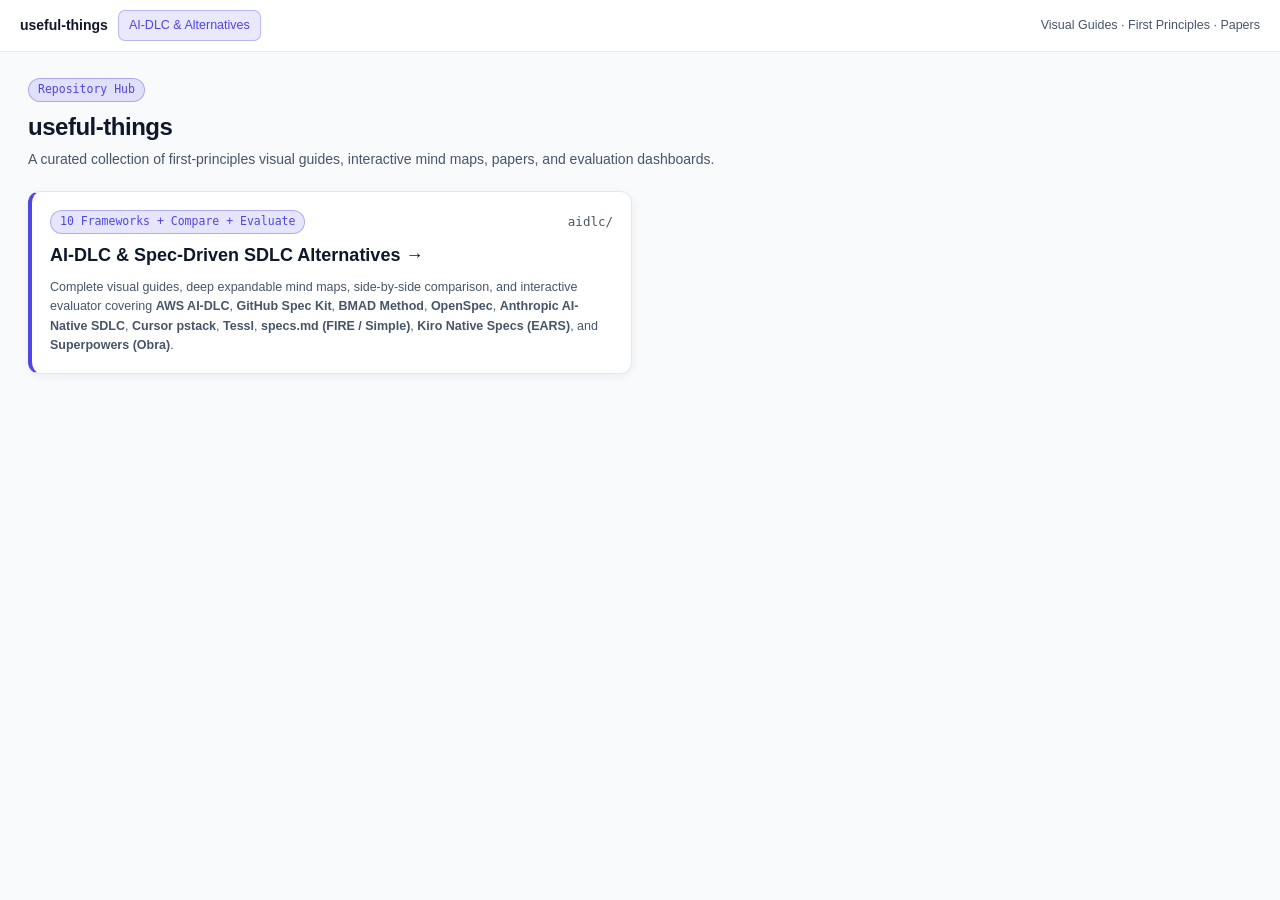
<file: index.html>
<!DOCTYPE html>
<html lang="en">
<head>
  <meta charset="UTF-8" />
  <meta name="viewport" content="width=device-width, initial-scale=1.0" />
  <title>useful-things — Curated Visual Guides &amp; Reference Artifacts</title>
  <link rel="stylesheet" href="aidlc/shared/guide-styles.css?v=1" />
</head>
<body>
  <header class="topbar">
    <div class="topbar-left">
      <a href="./" class="topbar-brand">useful-things</a>
      <div class="topbar-links">
        <a href="aidlc/" class="topbar-link active">AI-DLC &amp; Alternatives</a>
      </div>
    </div>
    <div class="xs muted">Visual Guides · First Principles · Papers</div>
  </header>

  <main class="main-wide section">
    <header class="sec-header">
      <span class="pill pill-primary">Repository Hub</span>
      <h1>useful-things</h1>
      <p>A curated collection of first-principles visual guides, interactive mind maps, papers, and evaluation dashboards.</p>
    </header>

    <div class="grid-2">
      <a href="aidlc/" class="hub-card" style="border-left:4px solid var(--primary);">
        <div style="display:flex;justify-content:space-between;align-items:center;">
          <span class="pill pill-primary">10 Frameworks + Compare + Evaluate</span>
          <span class="xs mono muted">aidlc/</span>
        </div>
        <h2 class="card-title" style="font-size:18px;">AI-DLC &amp; Spec-Driven SDLC Alternatives →</h2>
        <div class="xs muted">
          Complete visual guides, deep expandable mind maps, side-by-side comparison, and interactive evaluator covering <strong>AWS AI-DLC</strong>, <strong>GitHub Spec Kit</strong>, <strong>BMAD Method</strong>, <strong>OpenSpec</strong>, <strong>Anthropic AI-Native SDLC</strong>, <strong>Cursor pstack</strong>, <strong>Tessl</strong>, <strong>specs.md (FIRE / Simple)</strong>, <strong>Kiro Native Specs (EARS)</strong>, and <strong>Superpowers (Obra)</strong>.
        </div>
      </a>
    </div>
  </main>
</body>
</html>
</file>
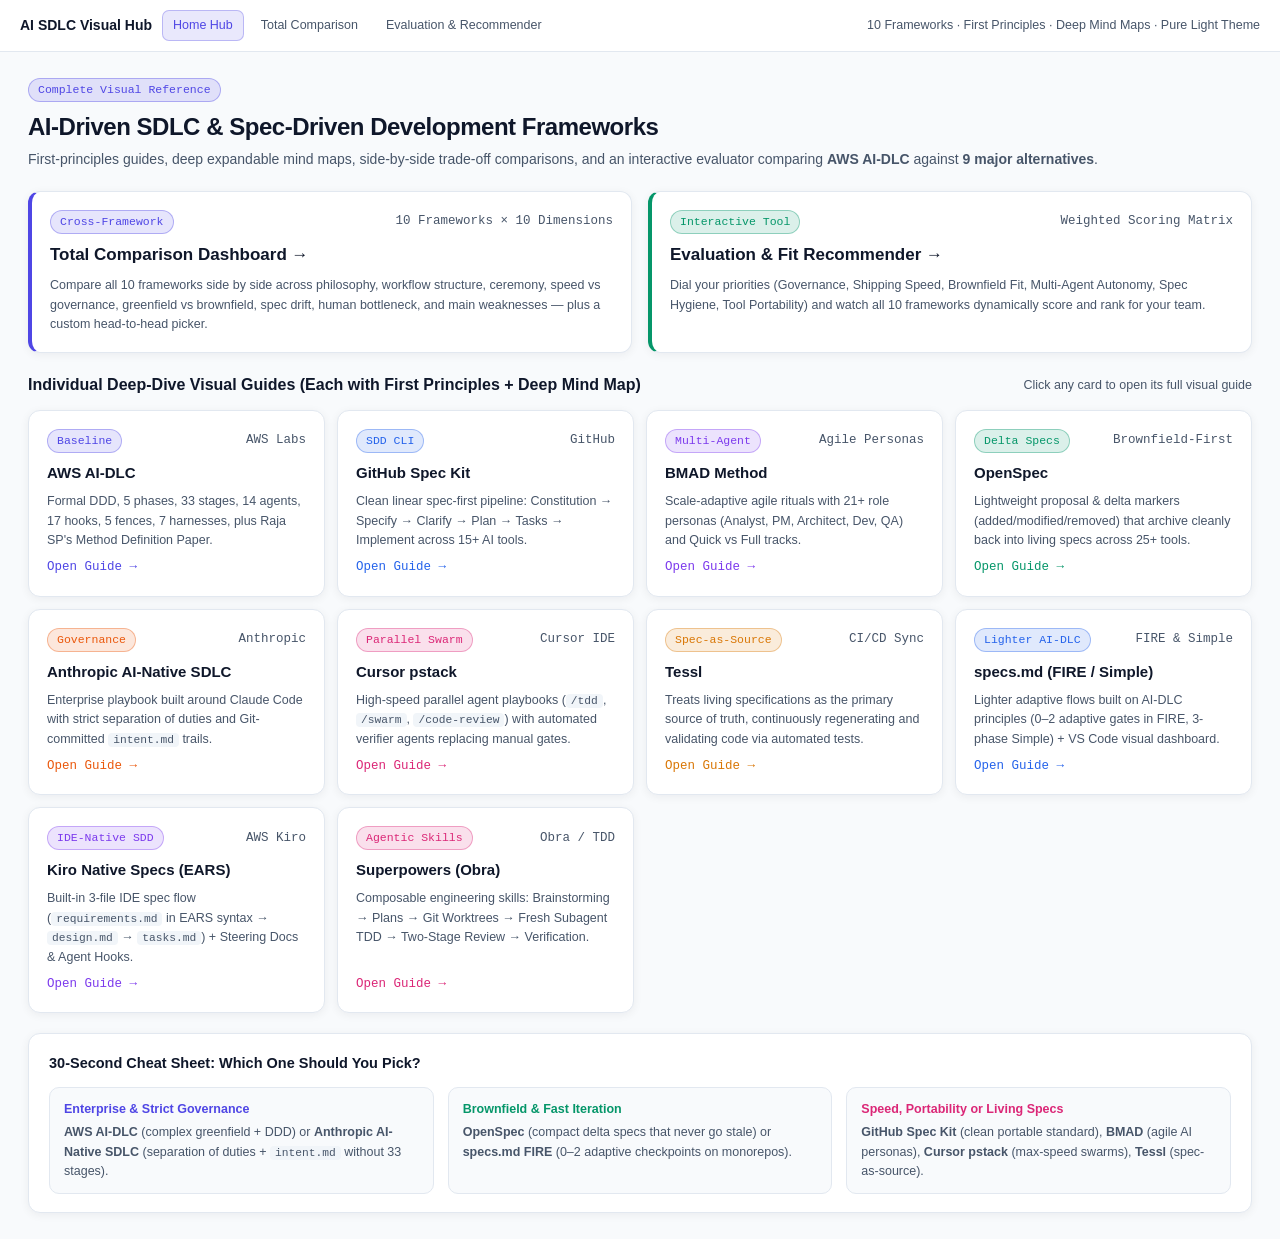
<file: aidlc/index.html>
<!DOCTYPE html>
<html lang="en">
<head>
  <meta charset="UTF-8" />
  <meta name="viewport" content="width=device-width, initial-scale=1.0" />
  <title>AI-Driven SDLC &amp; Spec-Driven Frameworks — Complete Visual Hub</title>
  <link rel="stylesheet" href="shared/guide-styles.css?v=1" />
</head>
<body>
  <header class="topbar">
    <div class="topbar-left">
      <a href="./" class="topbar-brand">AI SDLC Visual Hub</a>
      <div class="topbar-links">
        <a href="./" class="topbar-link active">Home Hub</a>
        <a href="comparison/" class="topbar-link">Total Comparison</a>
        <a href="evaluation/" class="topbar-link">Evaluation &amp; Recommender</a>
      </div>
    </div>
    <div class="xs muted">10 Frameworks · First Principles · Deep Mind Maps · Pure Light Theme</div>
  </header>

  <main class="main-wide section">
    <header class="sec-header">
      <span class="pill pill-primary">Complete Visual Reference</span>
      <h1>AI-Driven SDLC &amp; Spec-Driven Development Frameworks</h1>
      <p>First-principles guides, deep expandable mind maps, side-by-side trade-off comparisons, and an interactive evaluator comparing <strong>AWS AI-DLC</strong> against <strong>9 major alternatives</strong>.</p>
    </header>

    <!-- Top Cross-Framework Dashboards -->
    <div class="grid-2">
      <a href="comparison/" class="hub-card" style="border-left:4px solid var(--primary);">
        <div style="display:flex;justify-content:space-between;align-items:center;">
          <span class="pill pill-primary">Cross-Framework</span>
          <span class="xs mono muted">10 Frameworks × 10 Dimensions</span>
        </div>
        <h2 class="card-title" style="font-size:17px;">Total Comparison Dashboard →</h2>
        <div class="xs muted">Compare all 10 frameworks side by side across philosophy, workflow structure, ceremony, speed vs governance, greenfield vs brownfield, spec drift, human bottleneck, and main weaknesses — plus a custom head-to-head picker.</div>
      </a>

      <a href="evaluation/" class="hub-card" style="border-left:4px solid var(--chart-2);">
        <div style="display:flex;justify-content:space-between;align-items:center;">
          <span class="pill pill-c2">Interactive Tool</span>
          <span class="xs mono muted">Weighted Scoring Matrix</span>
        </div>
        <h2 class="card-title" style="font-size:17px;">Evaluation &amp; Fit Recommender →</h2>
        <div class="xs muted">Dial your priorities (Governance, Shipping Speed, Brownfield Fit, Multi-Agent Autonomy, Spec Hygiene, Tool Portability) and watch all 10 frameworks dynamically score and rank for your team.</div>
      </a>
    </div>

    <!-- All 8 Individual Visual Guides -->
    <div class="stack-md">
      <div style="display:flex;justify-content:space-between;align-items:center;flex-wrap:wrap;gap:8px;">
        <h2 class="card-title" style="font-size:16px;">Individual Deep-Dive Visual Guides (Each with First Principles + Deep Mind Map)</h2>
        <span class="xs muted">Click any card to open its full visual guide</span>
      </div>

      <div class="grid-4">
        <a href="aws/" class="hub-card">
          <div style="display:flex;justify-content:space-between;align-items:center;">
            <span class="pill pill-primary">Baseline</span>
            <span class="xs mono muted">AWS Labs</span>
          </div>
          <div style="font-weight:700;font-size:15px;">AWS AI-DLC</div>
          <div class="xs muted">Formal DDD, 5 phases, 33 stages, 14 agents, 17 hooks, 5 fences, 7 harnesses, plus Raja SP's Method Definition Paper.</div>
          <div class="xs mono" style="color:var(--primary);margin-top:auto;">Open Guide →</div>
        </a>

        <a href="spec-kit/" class="hub-card">
          <div style="display:flex;justify-content:space-between;align-items:center;">
            <span class="pill pill-c1">SDD CLI</span>
            <span class="xs mono muted">GitHub</span>
          </div>
          <div style="font-weight:700;font-size:15px;">GitHub Spec Kit</div>
          <div class="xs muted">Clean linear spec-first pipeline: Constitution → Specify → Clarify → Plan → Tasks → Implement across 15+ AI tools.</div>
          <div class="xs mono" style="color:var(--chart-1);margin-top:auto;">Open Guide →</div>
        </a>

        <a href="bmad/" class="hub-card">
          <div style="display:flex;justify-content:space-between;align-items:center;">
            <span class="pill pill-c5">Multi-Agent</span>
            <span class="xs mono muted">Agile Personas</span>
          </div>
          <div style="font-weight:700;font-size:15px;">BMAD Method</div>
          <div class="xs muted">Scale-adaptive agile rituals with 21+ role personas (Analyst, PM, Architect, Dev, QA) and Quick vs Full tracks.</div>
          <div class="xs mono" style="color:var(--chart-5);margin-top:auto;">Open Guide →</div>
        </a>

        <a href="openspec/" class="hub-card">
          <div style="display:flex;justify-content:space-between;align-items:center;">
            <span class="pill pill-c2">Delta Specs</span>
            <span class="xs mono muted">Brownfield-First</span>
          </div>
          <div style="font-weight:700;font-size:15px;">OpenSpec</div>
          <div class="xs muted">Lightweight proposal &amp; delta markers (added/modified/removed) that archive cleanly back into living specs across 25+ tools.</div>
          <div class="xs mono" style="color:var(--chart-2);margin-top:auto;">Open Guide →</div>
        </a>

        <a href="anthropic-sdlc/" class="hub-card">
          <div style="display:flex;justify-content:space-between;align-items:center;">
            <span class="pill pill-c6">Governance</span>
            <span class="xs mono muted">Anthropic</span>
          </div>
          <div style="font-weight:700;font-size:15px;">Anthropic AI-Native SDLC</div>
          <div class="xs muted">Enterprise playbook built around Claude Code with strict separation of duties and Git-committed <code>intent.md</code> trails.</div>
          <div class="xs mono" style="color:var(--chart-6);margin-top:auto;">Open Guide →</div>
        </a>

        <a href="cursor-pstack/" class="hub-card">
          <div style="display:flex;justify-content:space-between;align-items:center;">
            <span class="pill pill-c3">Parallel Swarm</span>
            <span class="xs mono muted">Cursor IDE</span>
          </div>
          <div style="font-weight:700;font-size:15px;">Cursor pstack</div>
          <div class="xs muted">High-speed parallel agent playbooks (<code>/tdd</code>, <code>/swarm</code>, <code>/code-review</code>) with automated verifier agents replacing manual gates.</div>
          <div class="xs mono" style="color:var(--chart-3);margin-top:auto;">Open Guide →</div>
        </a>

        <a href="tessl/" class="hub-card">
          <div style="display:flex;justify-content:space-between;align-items:center;">
            <span class="pill pill-c4">Spec-as-Source</span>
            <span class="xs mono muted">CI/CD Sync</span>
          </div>
          <div style="font-weight:700;font-size:15px;">Tessl</div>
          <div class="xs muted">Treats living specifications as the primary source of truth, continuously regenerating and validating code via automated tests.</div>
          <div class="xs mono" style="color:var(--chart-4);margin-top:auto;">Open Guide →</div>
        </a>

        <a href="specs-md/" class="hub-card">
          <div style="display:flex;justify-content:space-between;align-items:center;">
            <span class="pill pill-c1">Lighter AI-DLC</span>
            <span class="xs mono muted">FIRE &amp; Simple</span>
          </div>
          <div style="font-weight:700;font-size:15px;">specs.md (FIRE / Simple)</div>
          <div class="xs muted">Lighter adaptive flows built on AI-DLC principles (0–2 adaptive gates in FIRE, 3-phase Simple) + VS Code visual dashboard.</div>
          <div class="xs mono" style="color:var(--chart-1);margin-top:auto;">Open Guide →</div>
        </a>

        <a href="kiro-specs/" class="hub-card">
          <div style="display:flex;justify-content:space-between;align-items:center;">
            <span class="pill pill-c5">IDE-Native SDD</span>
            <span class="xs mono muted">AWS Kiro</span>
          </div>
          <div style="font-weight:700;font-size:15px;">Kiro Native Specs (EARS)</div>
          <div class="xs muted">Built-in 3-file IDE spec flow (<code>requirements.md</code> in EARS syntax → <code>design.md</code> → <code>tasks.md</code>) + Steering Docs &amp; Agent Hooks.</div>
          <div class="xs mono" style="color:var(--chart-5);margin-top:auto;">Open Guide →</div>
        </a>

        <a href="superpowers/" class="hub-card">
          <div style="display:flex;justify-content:space-between;align-items:center;">
            <span class="pill pill-c3">Agentic Skills</span>
            <span class="xs mono muted">Obra / TDD</span>
          </div>
          <div style="font-weight:700;font-size:15px;">Superpowers (Obra)</div>
          <div class="xs muted">Composable engineering skills: Brainstorming → Plans → Git Worktrees → Fresh Subagent TDD → Two-Stage Review → Verification.</div>
          <div class="xs mono" style="color:var(--chart-3);margin-top:auto;">Open Guide →</div>
        </a>
      </div>
    </div>

    <!-- Quick Decision Rules -->
    <div class="card stack-md xs">
      <h2 class="card-title">30-Second Cheat Sheet: Which One Should You Pick?</h2>
      <div class="grid-3">
        <div class="sub-box stack-sm" style="gap:4px;">
          <div style="font-weight:600;color:var(--primary);">Enterprise &amp; Strict Governance</div>
          <div class="muted"><strong>AWS AI-DLC</strong> (complex greenfield + DDD) or <strong>Anthropic AI-Native SDLC</strong> (separation of duties + <code>intent.md</code> without 33 stages).</div>
        </div>
        <div class="sub-box stack-sm" style="gap:4px;">
          <div style="font-weight:600;color:var(--chart-2);">Brownfield &amp; Fast Iteration</div>
          <div class="muted"><strong>OpenSpec</strong> (compact delta specs that never go stale) or <strong>specs.md FIRE</strong> (0–2 adaptive checkpoints on monorepos).</div>
        </div>
        <div class="sub-box stack-sm" style="gap:4px;">
          <div style="font-weight:600;color:var(--chart-3);">Speed, Portability or Living Specs</div>
          <div class="muted"><strong>GitHub Spec Kit</strong> (clean portable standard), <strong>BMAD</strong> (agile AI personas), <strong>Cursor pstack</strong> (max-speed swarms), <strong>Tessl</strong> (spec-as-source).</div>
        </div>
      </div>
    </div>
  </main>
</body>
</html>
</file>
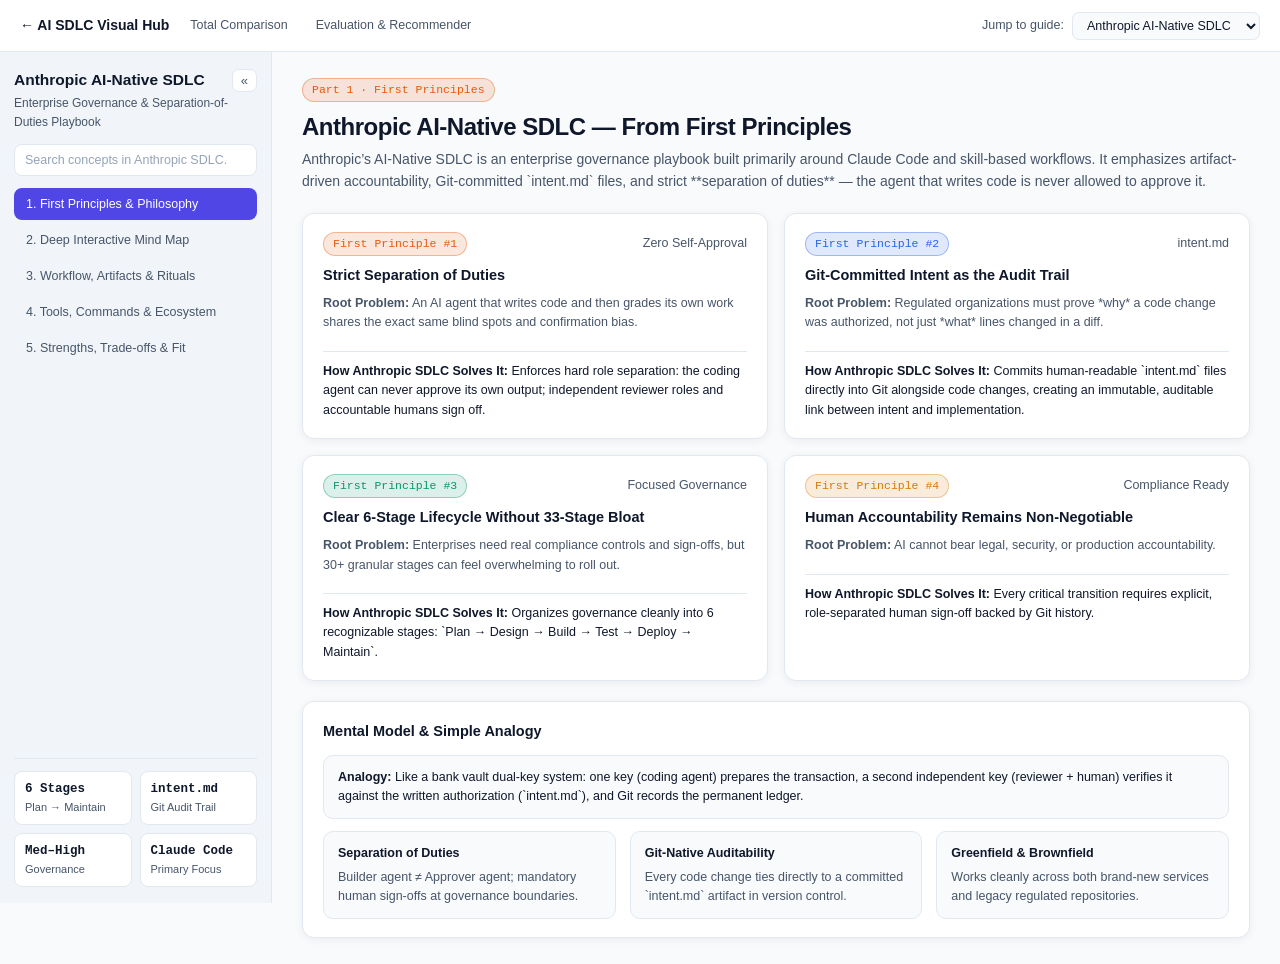
<file: aidlc/anthropic-sdlc/index.html>
<!DOCTYPE html>
<html lang="en">
<head>
  <meta charset="UTF-8" />
  <meta name="viewport" content="width=device-width, initial-scale=1.0" />
  <title>Anthropic AI-Native SDLC — Visual Guide</title>
  <link rel="stylesheet" href="../shared/guide-styles.css?v=1" />
</head>
<body>
  <script src="../shared/guide-engine.js?v=1"></script>
  <script src="data.js?v=1"></script>
</body>
</html>
</file>
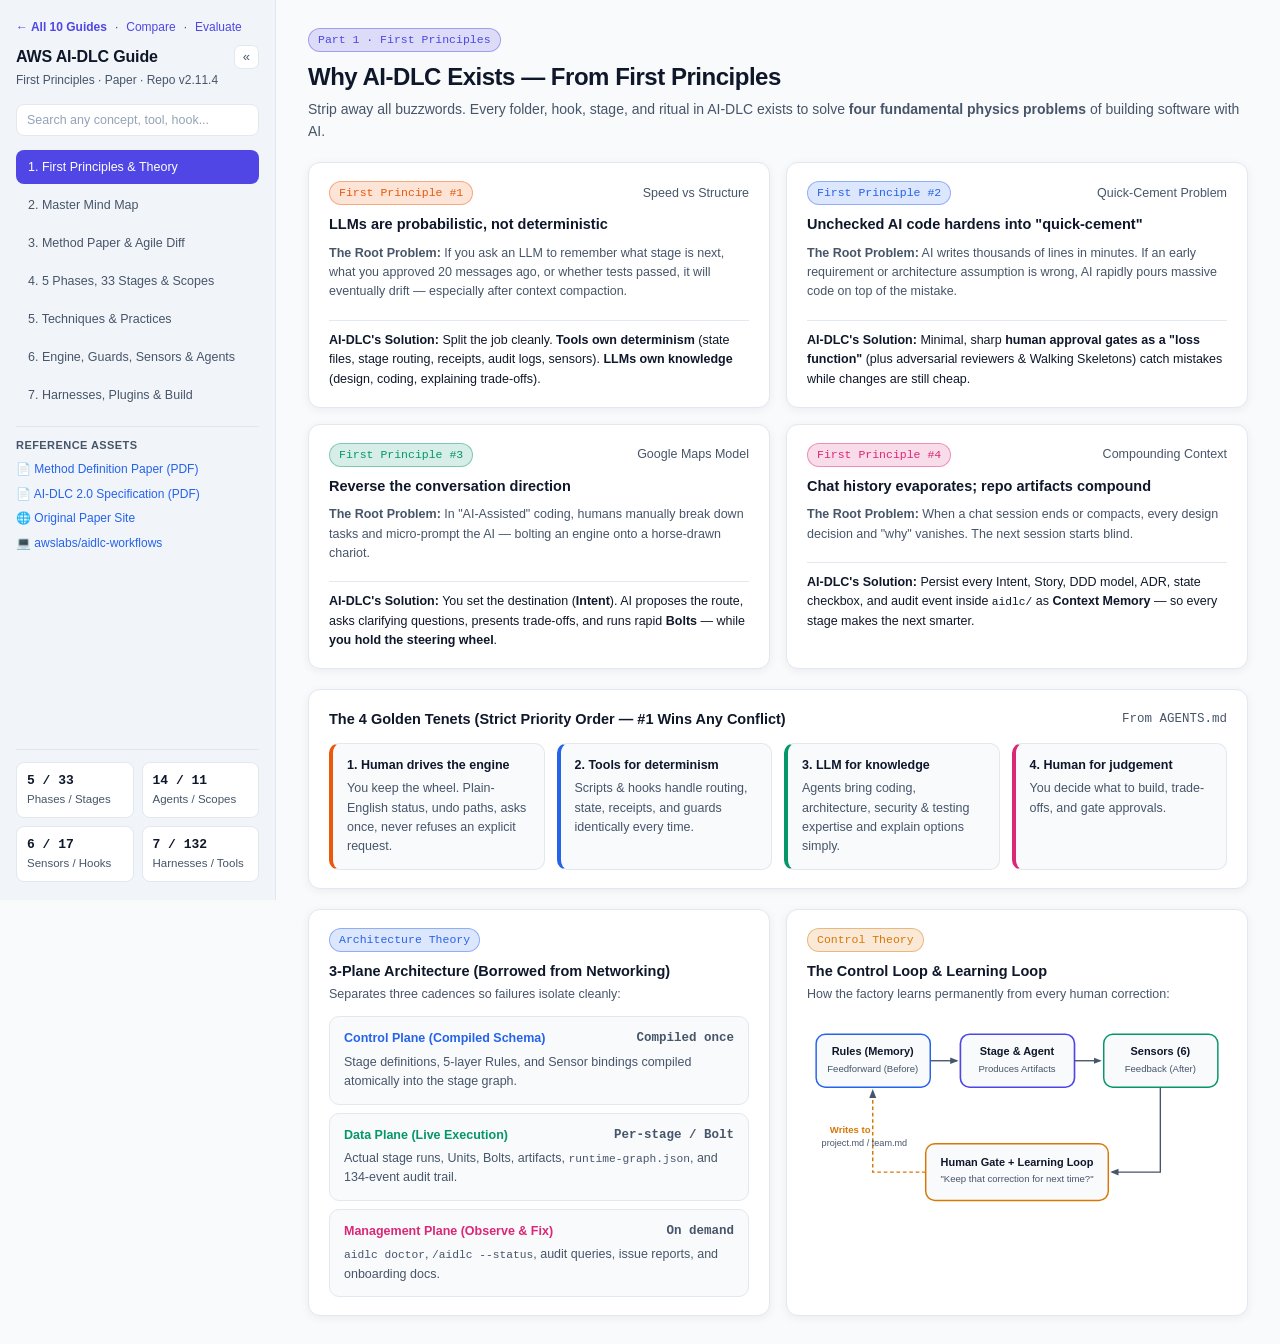
<file: aidlc/aws/index.html>
<!DOCTYPE html>
<html lang="en">
<head>
  <meta charset="UTF-8" />
  <meta name="viewport" content="width=device-width, initial-scale=1.0" />
  <title>AI-DLC — Complete Visual Understander &amp; First-Principles Guide</title>
  <link rel="stylesheet" href="assets/styles.css?v=5" />
</head>
<body>
  <div id="app-layout" class="layout">
    <!-- SIDEBAR -->
    <aside class="sidebar">
      <div>
        <div style="display:flex;gap:8px;flex-wrap:wrap;margin-bottom:8px;font-size:12px;">
          <a href="../" style="color:var(--primary);text-decoration:none;font-weight:600;">← All 10 Guides</a>
          <span class="muted">·</span>
          <a href="../comparison/" style="color:var(--primary);text-decoration:none;">Compare</a>
          <span class="muted">·</span>
          <a href="../evaluation/" style="color:var(--primary);text-decoration:none;">Evaluate</a>
        </div>
        <div class="brand-row">
          <span class="brand-title">AWS AI-DLC Guide</span>
          <button class="sidebar-toggle-btn" onclick="toggleSidebar()" title="Collapse sidebar" aria-label="Collapse sidebar">«</button>
        </div>
        <div class="brand-sub">First Principles · Paper · Repo v2.11.4</div>
      </div>

      <div class="search-wrap">
        <input id="global-search" class="search-input" type="text" placeholder="Search any concept, tool, hook..." oninput="handleSearch(this.value)" />
        <button id="clear-search" class="clear-btn hidden" onclick="clearSearch()">✕</button>
      </div>

      <div id="search-results" class="search-results hidden"></div>

      <nav id="side-nav" class="nav">
        <button data-sec="first-principles" onclick="showSection('first-principles')" class="nav-btn active">1. First Principles &amp; Theory</button>
        <button data-sec="mindmap" onclick="showSection('mindmap')" class="nav-btn">2. Master Mind Map</button>
        <button data-sec="paper" onclick="showSection('paper')" class="nav-btn">3. Method Paper &amp; Agile Diff</button>
        <button data-sec="lifecycle" onclick="showSection('lifecycle')" class="nav-btn">4. 5 Phases, 33 Stages &amp; Scopes</button>
        <button data-sec="practices" onclick="showSection('practices')" class="nav-btn">5. Techniques &amp; Practices</button>
        <button data-sec="machinery" onclick="showSection('machinery')" class="nav-btn">6. Engine, Guards, Sensors &amp; Agents</button>
        <button data-sec="harnesses" onclick="showSection('harnesses')" class="nav-btn">7. Harnesses, Plugins &amp; Build</button>
      </nav>

      <div class="assets-links">
        <div class="muted" style="font-weight:600;text-transform:uppercase;font-size:11px;letter-spacing:0.04em;">Reference Assets</div>
        <a href="assets/AI-DLC-Method-Definition-Paper.pdf" target="_blank">📄 Method Definition Paper (PDF)</a>
        <a href="assets/AI-DLC-Workflows-2.0-Specification.pdf" target="_blank">📄 AI-DLC 2.0 Specification (PDF)</a>
        <a href="https://prod.d13rzhkk8cj2z0.amplifyapp.com/" target="_blank" rel="noopener">🌐 Original Paper Site</a>
        <a href="https://github.com/awslabs/aidlc-workflows" target="_blank" rel="noopener">💻 awslabs/aidlc-workflows</a>
      </div>

      <div class="stats-grid">
        <div class="stat-box"><div class="stat-val">5 / 33</div><div class="stat-lbl">Phases / Stages</div></div>
        <div class="stat-box"><div class="stat-val">14 / 11</div><div class="stat-lbl">Agents / Scopes</div></div>
        <div class="stat-box"><div class="stat-val">6 / 17</div><div class="stat-lbl">Sensors / Hooks</div></div>
        <div class="stat-box"><div class="stat-val">7 / 132</div><div class="stat-lbl">Harnesses / Tools</div></div>
      </div>
    </aside>

    <!-- MAIN CONTENT -->
    <main class="main">
      <div id="reopen-sidebar-bar" class="reopen-bar hidden">
        <button class="reopen-btn" onclick="toggleSidebar()">☰ Show Menu</button>
      </div>

      <!-- SECTION 1: FIRST PRINCIPLES -->
      <section id="sec-first-principles" class="section">
        <header class="sec-header">
          <span class="pill pill-primary">Part 1 · First Principles</span>
          <h1>Why AI-DLC Exists — From First Principles</h1>
          <p>Strip away all buzzwords. Every folder, hook, stage, and ritual in AI-DLC exists to solve <strong>four fundamental physics problems</strong> of building software with AI.</p>
        </header>

        <div class="grid-2">
          <div class="card xs stack-sm">
            <div style="display:flex;justify-content:space-between;align-items:center;">
              <span class="pill pill-c6">First Principle #1</span>
              <span class="muted">Speed vs Structure</span>
            </div>
            <h2 class="card-title">LLMs are probabilistic, not deterministic</h2>
            <div class="muted"><strong>The Root Problem:</strong> If you ask an LLM to remember what stage is next, what you approved 20 messages ago, or whether tests passed, it will eventually drift — especially after context compaction.</div>
            <div class="divider-top"><strong>AI-DLC's Solution:</strong> Split the job cleanly. <strong>Tools own determinism</strong> (state files, stage routing, receipts, audit logs, sensors). <strong>LLMs own knowledge</strong> (design, coding, explaining trade-offs).</div>
          </div>

          <div class="card xs stack-sm">
            <div style="display:flex;justify-content:space-between;align-items:center;">
              <span class="pill pill-c1">First Principle #2</span>
              <span class="muted">Quick-Cement Problem</span>
            </div>
            <h2 class="card-title">Unchecked AI code hardens into "quick-cement"</h2>
            <div class="muted"><strong>The Root Problem:</strong> AI writes thousands of lines in minutes. If an early requirement or architecture assumption is wrong, AI rapidly pours massive code on top of the mistake.</div>
            <div class="divider-top"><strong>AI-DLC's Solution:</strong> Minimal, sharp <strong>human approval gates as a "loss function"</strong> (plus adversarial reviewers &amp; Walking Skeletons) catch mistakes while changes are still cheap.</div>
          </div>

          <div class="card xs stack-sm">
            <div style="display:flex;justify-content:space-between;align-items:center;">
              <span class="pill pill-c2">First Principle #3</span>
              <span class="muted">Google Maps Model</span>
            </div>
            <h2 class="card-title">Reverse the conversation direction</h2>
            <div class="muted"><strong>The Root Problem:</strong> In "AI-Assisted" coding, humans manually break down tasks and micro-prompt the AI — bolting an engine onto a horse-drawn chariot.</div>
            <div class="divider-top"><strong>AI-DLC's Solution:</strong> You set the destination (<strong>Intent</strong>). AI proposes the route, asks clarifying questions, presents trade-offs, and runs rapid <strong>Bolts</strong> — while <strong>you hold the steering wheel</strong>.</div>
          </div>

          <div class="card xs stack-sm">
            <div style="display:flex;justify-content:space-between;align-items:center;">
              <span class="pill pill-c3">First Principle #4</span>
              <span class="muted">Compounding Context</span>
            </div>
            <h2 class="card-title">Chat history evaporates; repo artifacts compound</h2>
            <div class="muted"><strong>The Root Problem:</strong> When a chat session ends or compacts, every design decision and "why" vanishes. The next session starts blind.</div>
            <div class="divider-top"><strong>AI-DLC's Solution:</strong> Persist every Intent, Story, DDD model, ADR, state checkbox, and audit event inside <code>aidlc/</code> as <strong>Context Memory</strong> — so every stage makes the next smarter.</div>
          </div>
        </div>

        <div class="card stack-md">
          <div style="display:flex;justify-content:space-between;align-items:center;flex-wrap:wrap;gap:8px;">
            <h2 class="card-title">The 4 Golden Tenets (Strict Priority Order — #1 Wins Any Conflict)</h2>
            <span class="xs mono muted">From AGENTS.md</span>
          </div>
          <div class="grid-4 xs">
            <div class="sub-box" style="border-left:4px solid var(--chart-6);">
              <div style="font-weight:600;margin-bottom:4px;">1. Human drives the engine</div>
              <div class="muted">You keep the wheel. Plain-English status, undo paths, asks once, never refuses an explicit request.</div>
            </div>
            <div class="sub-box" style="border-left:4px solid var(--chart-1);">
              <div style="font-weight:600;margin-bottom:4px;">2. Tools for determinism</div>
              <div class="muted">Scripts &amp; hooks handle routing, state, receipts, and guards identically every time.</div>
            </div>
            <div class="sub-box" style="border-left:4px solid var(--chart-2);">
              <div style="font-weight:600;margin-bottom:4px;">3. LLM for knowledge</div>
              <div class="muted">Agents bring coding, architecture, security &amp; testing expertise and explain options simply.</div>
            </div>
            <div class="sub-box" style="border-left:4px solid var(--chart-3);">
              <div style="font-weight:600;margin-bottom:4px;">4. Human for judgement</div>
              <div class="muted">You decide what to build, trade-offs, and gate approvals.</div>
            </div>
          </div>
        </div>

        <div class="grid-2">
          <div class="card stack-md">
            <div>
              <span class="pill pill-c1">Architecture Theory</span>
              <h2 class="card-title" style="margin-top:8px;">3-Plane Architecture (Borrowed from Networking)</h2>
              <div class="xs muted" style="margin-top:3px;">Separates three cadences so failures isolate cleanly:</div>
            </div>
            <div class="stack-sm xs">
              <div class="sub-box">
                <div style="display:flex;justify-content:space-between;font-weight:600;"><span style="color:var(--chart-1)">Control Plane (Compiled Schema)</span><span class="mono muted">Compiled once</span></div>
                <div class="muted" style="margin-top:4px;">Stage definitions, 5-layer Rules, and Sensor bindings compiled atomically into the stage graph.</div>
              </div>
              <div class="sub-box">
                <div style="display:flex;justify-content:space-between;font-weight:600;"><span style="color:var(--chart-2)">Data Plane (Live Execution)</span><span class="mono muted">Per-stage / Bolt</span></div>
                <div class="muted" style="margin-top:4px;">Actual stage runs, Units, Bolts, artifacts, <code>runtime-graph.json</code>, and 134-event audit trail.</div>
              </div>
              <div class="sub-box">
                <div style="display:flex;justify-content:space-between;font-weight:600;"><span style="color:var(--chart-3)">Management Plane (Observe &amp; Fix)</span><span class="mono muted">On demand</span></div>
                <div class="muted" style="margin-top:4px;"><code>aidlc doctor</code>, <code>/aidlc --status</code>, audit queries, issue reports, and onboarding docs.</div>
              </div>
            </div>
          </div>

          <div class="card stack-md">
            <div>
              <span class="pill pill-c4">Control Theory</span>
              <h2 class="card-title" style="margin-top:8px;">The Control Loop &amp; Learning Loop</h2>
              <div class="xs muted" style="margin-top:3px;">How the factory learns permanently from every human correction:</div>
            </div>
            <svg viewBox="0 0 460 225" style="width:100%;height:auto;display:block;" role="img" aria-label="Control Loop and Learning Loop">
              <defs>
                <marker id="arr" viewBox="0 0 10 10" refX="8" refY="5" markerWidth="6" markerHeight="6" orient="auto-start-reverse">
                  <path d="M 0 1 L 10 5 L 0 9 z" fill="var(--muted-foreground)" />
                </marker>
              </defs>
              <rect x="10" y="20" width="125" height="58" rx="10" fill="var(--content)" stroke="var(--chart-1)" stroke-width="1.6"/>
              <text x="72" y="43" text-anchor="middle" fill="var(--foreground)" font-size="12" font-weight="600">Rules (Memory)</text>
              <text x="72" y="61" text-anchor="middle" fill="var(--muted-foreground)" font-size="10.5">Feedforward (Before)</text>

              <rect x="168" y="20" width="125" height="58" rx="10" fill="var(--content)" stroke="var(--primary)" stroke-width="1.8"/>
              <text x="230" y="43" text-anchor="middle" fill="var(--foreground)" font-size="12" font-weight="600">Stage &amp; Agent</text>
              <text x="230" y="61" text-anchor="middle" fill="var(--muted-foreground)" font-size="10.5">Produces Artifacts</text>

              <rect x="325" y="20" width="125" height="58" rx="10" fill="var(--content)" stroke="var(--chart-2)" stroke-width="1.6"/>
              <text x="387" y="43" text-anchor="middle" fill="var(--foreground)" font-size="12" font-weight="600">Sensors (6)</text>
              <text x="387" y="61" text-anchor="middle" fill="var(--muted-foreground)" font-size="10.5">Feedback (After)</text>

              <rect x="130" y="140" width="200" height="62" rx="10" fill="var(--content)" stroke="var(--chart-4)" stroke-width="1.6"/>
              <text x="230" y="164" text-anchor="middle" fill="var(--foreground)" font-size="12" font-weight="600">Human Gate + Learning Loop</text>
              <text x="230" y="182" text-anchor="middle" fill="var(--muted-foreground)" font-size="10.5">"Keep that correction for next time?"</text>

              <line x1="135" y1="49" x2="164" y2="49" stroke="var(--muted-foreground)" stroke-width="1.5" marker-end="url(#arr)"/>
              <line x1="293" y1="49" x2="321" y2="49" stroke="var(--muted-foreground)" stroke-width="1.5" marker-end="url(#arr)"/>
              <path d="M 387 78 L 387 171 L 334 171" fill="none" stroke="var(--muted-foreground)" stroke-width="1.5" marker-end="url(#arr)"/>
              <path d="M 130 171 L 72 171 L 72 82" fill="none" stroke="var(--chart-4)" stroke-width="1.6" stroke-dasharray="4 3" marker-end="url(#arr)"/>
              <text x="25" y="128" fill="var(--chart-4)" font-size="10.5" font-weight="600">Writes to</text>
              <text x="16" y="142" fill="var(--muted-foreground)" font-size="10">project.md / team.md</text>
            </svg>
          </div>
        </div>
      </section>

      <!-- SECTION 2: MIND MAP -->
      <section id="sec-mindmap" class="section hidden">
        <header class="sec-header">
          <span class="pill pill-c1">Part 2 · Deep Interactive Mind Map</span>
          <h1>Master Mind Map — Click Any Node to Drill Down to Every Concept</h1>
          <p>Click any node with a <strong>+N</strong> badge to expand its children all the way down to the last leaf (all 10 Principles, 33 Stages, 14 Agents, 11 Scopes, 6 Sensors, 5 Fences, 7 Harnesses, and more) and read its full explanation on the right.</p>
        </header>

        <div id="mm-grid" class="grid-12">
          <div id="mm-canvas-col" class="col-8 card card-flush">
            <div class="card-header xs">
              <span class="muted">Click node to inspect &amp; expand · Click <strong>−</strong> to collapse</span>
              <div class="mm-toolbar">
                <button class="btn-sm" onclick="zoomMindMap(-0.15)">− Zoom</button>
                <span id="mm-zoom-label" class="mono muted">100%</span>
                <button class="btn-sm" onclick="zoomMindMap(0.15)">+ Zoom</button>
                <button class="btn-sm" onclick="expandAllMindMap()">Expand All</button>
                <button class="btn-sm" onclick="collapseMindMap()">Reset</button>
                <button id="reopen-insp-btn" class="btn-sm hidden" onclick="toggleInspector()">« Show Details</button>
              </div>
            </div>
            <div id="mm-scroll" class="svg-wrap">
              <svg id="mindmap-svg" style="display:block;user-select:none;">
                <g id="mm-links"></g>
                <g id="mm-nodes"></g>
              </svg>
            </div>
          </div>

          <aside id="mm-insp-col" class="col-4 card stack-md insp-sticky">
            <div style="display:flex;align-items:flex-start;justify-content:space-between;gap:8px;">
              <div id="insp-crumbs" class="crumb-bar"></div>
              <button class="sidebar-toggle-btn" onclick="toggleInspector()" title="Collapse details panel" aria-label="Collapse details panel">»</button>
            </div>
            <div>
              <span id="insp-badge" class="pill pill-primary">Overview</span>
              <h2 id="insp-title" class="card-title" style="margin-top:8px;font-size:16px;">AI-DLC</h2>
            </div>
            <div id="insp-summary" class="xs"></div>

            <div id="insp-why-box" class="sub-box xs stack-sm" style="gap:4px;">
              <div class="muted" style="font-weight:600;text-transform:uppercase;font-size:11px;">First-Principles "Why"</div>
              <div id="insp-why"></div>
            </div>

            <div id="insp-analogy-box" class="sub-box xs stack-sm" style="gap:4px;">
              <div class="muted" style="font-weight:600;text-transform:uppercase;font-size:11px;">Simple Analogy</div>
              <div id="insp-analogy"></div>
            </div>

            <div id="insp-children-box" class="stack-sm xs">
              <div class="muted" style="font-weight:600;text-transform:uppercase;font-size:11px;">Drill Down Into Children</div>
              <div id="insp-children" class="flex-wrap"></div>
            </div>

            <div id="insp-items-box" class="stack-sm xs">
              <div class="muted" style="font-weight:600;text-transform:uppercase;font-size:11px;">Key Facts</div>
              <ul id="insp-items" style="margin:0;padding:0;list-style:none;display:flex;flex-direction:column;gap:6px;"></ul>
            </div>
          </aside>
        </div>
      </section>

      <!-- SECTION 3: METHOD PAPER -->
      <section id="sec-paper" class="section hidden">
        <header class="sec-header">
          <span class="pill pill-c6">Part 3 · Method Paper</span>
          <h1>The AI-DLC Method Definition Paper (Raja SP, AWS)</h1>
          <p>The 8-page foundational paper behind this repo: 10 principles, new vocabulary, Mob rituals, and the 9-step context-building flow.</p>
        </header>

        <div class="card card-flush">
          <div class="card-header">
            <h2 class="card-title">Vocabulary Translator: Agile / Scrum → AI-DLC</h2>
            <span class="xs muted">Associative learning — pick it up in 1 day</span>
          </div>
          <div class="table-wrap">
            <table>
              <thead>
                <tr><th>Traditional Agile / Scrum</th><th>AI-DLC Concept</th><th>Plain-English Meaning</th></tr>
              </thead>
              <tbody>
                <tr><td class="muted">Initiative / Business Goal</td><td class="mono" style="font-weight:600;color:var(--chart-6)">Intent</td><td>High-level goal (feature, refactor, scale) that starts AI decomposition.</td></tr>
                <tr><td class="muted">Epic / DDD Subdomain</td><td class="mono" style="font-weight:600;color:var(--chart-1)">Unit of Work</td><td>Loosely coupled, independently buildable &amp; deployable slice of value.</td></tr>
                <tr><td class="muted">Sprint (2–6 weeks)</td><td class="mono" style="font-weight:600;color:var(--chart-2)">Bolt (hours or days)</td><td>Rapid build-and-validate cycle executing one or more linked Units at AI speed.</td></tr>
                <tr><td class="muted">Backlog Refinement</td><td class="mono" style="font-weight:600;color:var(--chart-3)">Mob Elaboration</td><td>PO + Devs + QA + AI in one room turning Intent into Stories, NFRs, Risks &amp; Units in hours.</td></tr>
                <tr><td class="muted">Solo Coding + Async PRs</td><td class="mono" style="font-weight:600;color:var(--chart-4)">Mob Construction</td><td>Mob Programming + Mob Testing: AI generates DDD models, ADRs, code &amp; tests; team validates live.</td></tr>
                <tr><td class="muted">Brown-field Docs / Wiki</td><td class="mono" style="font-weight:600;color:var(--chart-5)">Static &amp; Dynamic Models</td><td>AI reverse-engineers existing code into component maps (Static) &amp; use-case flows (Dynamic).</td></tr>
                <tr><td class="muted">Release Package</td><td class="mono" style="font-weight:600;color:var(--primary)">Deployment Unit</td><td>Tested, secured, instrumented, IaC-packaged artifact (containers, Lambda, Terraform/CDK).</td></tr>
                <tr><td class="muted">Standups, Story Points, Velocity</td><td class="mono" style="font-weight:600;">Retired / Replaced</td><td>Replaced by continuous real-time validation &amp; Business Value. User Stories &amp; Risk Register stay.</td></tr>
              </tbody>
            </table>
          </div>
        </div>

        <div class="card stack-md">
          <h2 class="card-title">The Paper's 9-Step Context-Compounding Flow</h2>
          <div class="grid-3 xs">
            <div class="sub-box stack-sm">
              <div style="font-weight:600;color:var(--chart-1)">Phase 1 · Inception (Mob Elaboration)</div>
              <ol class="muted" style="margin:0;padding-left:18px;">
                <li>Build Context From Existing Code</li>
                <li>Elaborate Intent With User Stories, NFRs, Risks, PRFAQ</li>
                <li>Plan Units of Work &amp; Suggested Bolts</li>
              </ol>
            </div>
            <div class="sub-box stack-sm">
              <div style="font-weight:600;color:var(--chart-2)">Phase 2 · Construction (Mob Prog &amp; Test)</div>
              <ol start="4" class="muted" style="margin:0;padding-left:18px;">
                <li>Model Domain (DDD), Code &amp; Unit Test</li>
                <li>Solve NFRs via Logical Design &amp; ADRs</li>
                <li>Resolve Deployment Arch, Security &amp; Load Tests</li>
                <li>Generate IaC &amp; Package Deployment Units</li>
              </ol>
            </div>
            <div class="sub-box stack-sm">
              <div style="font-weight:600;color:var(--chart-3)">Phase 3 · Operations</div>
              <ol start="8" class="muted" style="margin:0;padding-left:18px;">
                <li>Deploy Deployment Units in Production</li>
                <li>Analyze Telemetry, Predict SLAs &amp; Propose Runbook Fixes</li>
              </ol>
            </div>
          </div>
        </div>

        <div class="card stack-md">
          <h2 class="card-title">All 10 Principles from the Method Definition Paper</h2>
          <div id="principles-grid" class="grid-2"></div>
        </div>
      </section>

      <!-- SECTION 4: LIFECYCLE -->
      <section id="sec-lifecycle" class="section hidden">
        <header class="sec-header">
          <span class="pill pill-c2">Part 4 · Lifecycle &amp; Routes</span>
          <h1>5 Phases, 33 Stages &amp; 11 Workflow Scopes</h1>
          <p>How the repo turns the paper's lifecycle into 33 modular stations and 11 ready-made routes (scopes).</p>
        </header>

        <div class="grid-12">
          <div class="col-5 stack-sm" id="phase-list"></div>
          <div class="col-7 card stack-md">
            <div style="display:flex;justify-content:space-between;align-items:flex-start;flex-wrap:wrap;gap:8px;">
              <div>
                <span id="ph-badge" class="pill pill-c1">Phase</span>
                <h2 id="ph-title" class="card-title" style="margin-top:6px;font-size:18px;"></h2>
              </div>
              <span id="ph-paper-tag" class="pill"></span>
            </div>
            <div id="ph-desc" class="xs muted"></div>
            <div id="ph-stages" class="grid-2"></div>
            <div class="divider-top flex-wrap xs">
              <span class="muted" style="font-weight:600;">Agents:</span>
              <div id="ph-agents" class="flex-wrap"></div>
            </div>
          </div>
        </div>

        <div class="card stack-md">
          <div style="display:flex;justify-content:space-between;align-items:center;flex-wrap:wrap;gap:8px;">
            <h2 class="card-title">All 11 Workflow Scopes (Presets) — Pick Your Assembly Line</h2>
            <span class="xs muted">Depth: Minimal · Standard · Comprehensive</span>
          </div>
          <div id="scopes-grid" class="grid-3"></div>
        </div>
      </section>

      <!-- SECTION 5: PRACTICES -->
      <section id="sec-practices" class="section hidden">
        <header class="sec-header">
          <span class="pill pill-c3">Part 5 · Techniques &amp; Practices</span>
          <h1>Every Execution Technique, Collaboration Ritual &amp; Practice</h1>
          <p>The concrete engineering practices that make AI-DLC reliable on real codebases.</p>
        </header>

        <div class="card stack-md">
          <h2 class="card-title">4 Stage Execution Modes (How Agents Collaborate)</h2>
          <div class="grid-4 xs">
            <div class="sub-box stack-sm"><div><span class="pill pill-c1">1. Inline</span></div><div style="font-weight:600;">Direct in Chat</div><div class="muted">Default mode. Conductor wears the lead agent's hat in the main chat for fast real-time Q&amp;A.</div></div>
            <div class="sub-box stack-sm"><div><span class="pill pill-c2">2. Subagent (Hub)</span></div><div style="font-weight:600;">Isolated Focus / Spokes</div><div class="muted">Dispatches a separate agent context (e.g., Code Generation, or Practices Discovery with 3 blind spokes).</div></div>
            <div class="sub-box stack-sm"><div><span class="pill pill-c3">3. Pipeline</span></div><div style="font-weight:600;">Ordered Chain</div><div class="muted">Agents run in strict order, each seeing all upstream output with receipts (e.g., Reverse Engineering).</div></div>
            <div class="sub-box stack-sm"><div><span class="pill pill-c4">4. Mob Mesh</span></div><div style="font-weight:600;">Mutually Blind Rounds</div><div class="muted">Lead drafts, blind collaborators critique/contribute in parallel, lead integrates (e.g., User Stories).</div></div>
          </div>
        </div>

        <div id="practices-grid" class="grid-2"></div>

        <div class="grid-2 xs">
          <div class="card stack-md">
            <h2 class="card-title">5-Layer Additive Rules Chain (<code>memory/</code>)</h2>
            <div class="muted">Strictly additive: broader rules are never silently deleted — each layer adds specificity.</div>
            <div class="flex-wrap mono">
              <span class="pill pill-c1">1. org.md</span><span class="muted">→</span>
              <span class="pill pill-c2">2. team.md</span><span class="muted">→</span>
              <span class="pill pill-c3">3. project.md</span><span class="muted">→</span>
              <span class="pill pill-c4">4. phase</span><span class="muted">→</span>
              <span class="pill pill-c5">5. stage</span>
            </div>
          </div>

          <div class="card stack-md">
            <h2 class="card-title">6-State Progress Checkboxes (<code>aidlc-state.md</code>)</h2>
            <div class="muted">Survives context compaction and multi-session resumes cleanly.</div>
            <div class="grid-3 mono">
              <div class="sub-box" style="padding:8px;"><strong>[ ]</strong> Pending</div>
              <div class="sub-box" style="padding:8px;"><strong>[-]</strong> In Progress</div>
              <div class="sub-box" style="padding:8px;"><strong>[?]</strong> Waiting</div>
              <div class="sub-box" style="padding:8px;"><strong>[R]</strong> In Review</div>
              <div class="sub-box" style="padding:8px;"><strong>[x]</strong> Approved</div>
              <div class="sub-box" style="padding:8px;"><strong>[S]</strong> Skipped</div>
            </div>
          </div>
        </div>
      </section>

      <!-- SECTION 6: MACHINERY -->
      <section id="sec-machinery" class="section hidden">
        <header class="sec-header">
          <span class="pill pill-c4">Part 6 · Engine &amp; Safety</span>
          <h1>Engine, Guards (Fences), Sensors, Agents &amp; Tools</h1>
          <p>Every deterministic tool, hook, sensor, reviewer, and MCP integration under the hood.</p>
        </header>

        <div class="card stack-md">
          <h2 class="card-title">The Conductor ↔ Deterministic Engine Loop</h2>
          <div class="xs muted">The Conductor (<code>SKILL.md</code>) NEVER decides routing. It calls <code>aidlc-orchestrate.ts</code> (6 subcommands: <code>next</code>, <code>continue</code>, <code>report</code>, <code>park</code>, <code>team-board</code>, <code>wait</code>).</div>
          <div class="grid-4 xs">
            <div class="sub-box"><div class="mono" style="font-weight:600;color:var(--chart-1)">1. engine next</div><div class="muted" style="margin-top:4px;">Conductor asks the Engine what happens next.</div></div>
            <div class="sub-box"><div class="mono" style="font-weight:600;color:var(--chart-2)">2. Typed Directive</div><div class="muted" style="margin-top:4px;">Engine emits: <code>run-stage</code>, <code>ask</code>, <code>invoke-swarm</code>, <code>print</code>, or <code>done</code>.</div></div>
            <div class="sub-box"><div class="mono" style="font-weight:600;color:var(--chart-3)">3. Execute Station</div><div class="muted" style="margin-top:4px;">Conductor runs the stage/agent, asks human if needed, fires sensors.</div></div>
            <div class="sub-box"><div class="mono" style="font-weight:600;color:var(--chart-4)">4. engine report</div><div class="muted" style="margin-top:4px;">Reports structured result back to Engine; loop repeats.</div></div>
          </div>
        </div>

        <div class="card stack-md">
          <div style="display:flex;justify-content:space-between;align-items:center;flex-wrap:wrap;gap:8px;">
            <h2 class="card-title">Guard Policy (<code>strict</code> / <code>relaxed</code> / <code>off</code>) &amp; The 5 Fences</h2>
            <span class="xs muted">First 4 are switchable per intent via plain request</span>
          </div>
          <div id="fences-grid" class="grid-5"></div>
        </div>

        <div class="grid-2">
          <div class="card stack-md">
            <h2 class="card-title">All 6 Deterministic Sensors (<code>core/sensors/</code>)</h2>
            <div id="sensors-list" class="stack-sm"></div>
          </div>
          <div class="stack-md">
            <div class="card stack-md">
              <h2 class="card-title">5 Built-in Utility Skills (<code>core/skills/</code>)</h2>
              <div id="skills-list" class="stack-sm"></div>
            </div>
            <div class="card stack-md">
              <h2 class="card-title">5 Optional Shipped MCP Servers (<code>.mcp.json</code>)</h2>
              <div class="flex-wrap mono">
                <span class="pill pill-c1">context7 (docs)</span>
                <span class="pill pill-c2">aws-mcp</span>
                <span class="pill pill-c3">aws-pricing</span>
                <span class="pill pill-c4">aws-iac</span>
                <span class="pill pill-c5">aws-serverless</span>
              </div>
              <div class="xs muted">Optional — if you lack credentials for an MCP server, it simply stays unavailable and never blocks a run.</div>
            </div>
          </div>
        </div>

        <div class="card stack-md">
          <div style="display:flex;justify-content:space-between;align-items:center;flex-wrap:wrap;gap:8px;">
            <h2 class="card-title">All 14 Shipped Agents (<code>core/agents/</code>)</h2>
            <span class="xs muted">11 Domain Experts · 2 Read-Only Reviewers · 1 Adaptive Composer</span>
          </div>
          <div id="agents-grid" class="grid-3"></div>
        </div>

        <div class="grid-2 xs">
          <div class="card stack-md">
            <h2 class="card-title">All 17 Framework Hooks (<code>core/hooks/</code>)</h2>
            <div class="sub-box"><div style="font-weight:600;color:var(--chart-1);margin-bottom:4px;">Safety &amp; Guard Hooks (6)</div><div class="muted mono">plan-approval-guard · state-transition-guard · review-freeze · reviewer-scope · record-human-turn · continue-workflow</div></div>
            <div class="sub-box"><div style="font-weight:600;color:var(--chart-2);margin-bottom:4px;">Workflow Spine &amp; Checks (6)</div><div class="muted mono">write-audit-log · run-sensors · rebuild-stage-graph · deliver-stage-rules · validate-state · sync-workflow-state</div></div>
            <div class="sub-box"><div style="font-weight:600;color:var(--chart-3);margin-bottom:4px;">Lifecycle &amp; Telemetry (5)</div><div class="muted mono">session-start · session-end · log-subagent · statusline · fold-usage (Claude token ledger)</div></div>
          </div>

          <div class="card stack-md">
            <h2 class="card-title">132 Engine Tools (<code>core/tools/</code>) by Category</h2>
            <div class="sub-box"><strong>Orchestration &amp; State:</strong> <span class="muted">orchestrate, directive, state, graph, jump, bolt, checkpoints</span></div>
            <div class="sub-box"><strong>Guards &amp; Reviews:</strong> <span class="muted">guard-fences, guard-switch, review-brief, review-records, attest</span></div>
            <div class="sub-box"><strong>Sensors &amp; Audit:</strong> <span class="muted">6 sensor runners, audit (134 event types), hook-trace, stage-diary</span></div>
            <div class="sub-box"><strong>Plugins &amp; Setup:</strong> <span class="muted">plugin-build/create/validate/test, init, doctor, completions, gitignore</span></div>
          </div>
        </div>
      </section>

      <!-- SECTION 7: HARNESSES -->
      <section id="sec-harnesses" class="section hidden">
        <header class="sec-header">
          <span class="pill pill-c5">Part 7 · Distribution &amp; Testing</span>
          <h1>7 Harnesses, Plugins, Build Pipeline &amp; 4-Tier Tests</h1>
          <p>How one neutral core ships cleanly to every major AI coding tool and platform (macOS, Linux, Windows/WSL).</p>
        </header>

        <div class="card stack-md">
          <h2 class="card-title">Build &amp; Distribution Pipeline</h2>
          <div class="grid-3 xs" style="align-items:center;">
            <div class="stack-sm">
              <div class="sub-box pill-c1"><strong><code>core/</code></strong> — Neutral methodology &amp; engine</div>
              <div class="sub-box pill-c2"><strong><code>harness/&lt;name&gt;/</code></strong> — Thin per-tool manifests</div>
              <div class="sub-box pill-c3"><strong><code>plugins/&lt;name&gt;/</code></strong> — Additive optional plugins</div>
            </div>
            <div class="sub-box" style="text-align:center;border:2px dashed var(--border);padding:16px;">
              <div class="mono" style="font-weight:700;font-size:13.5px;">bun scripts/package.ts</div>
              <div class="muted" style="margin:6px 0;">Replaces <code>{{HARNESS_DIR}}</code>, projects files, and checks byte-for-byte determinism (<code>--check</code>).</div>
              <div class="divider-top mono">+ build-binaries.ts → native aidlc</div>
            </div>
            <div class="stack-sm">
              <div class="sub-box"><strong>Native Channel (Recommended):</strong> Standalone <code>aidlc</code> binary + runtimes. No Bun/Node/Git needed!</div>
              <div class="sub-box"><strong>Copy Channel:</strong> Manual <code>runtime/&lt;harness&gt;/</code> folder copy (requires Bun).</div>
            </div>
          </div>
        </div>

        <div class="card card-flush">
          <div class="card-header"><h2 class="card-title">All 7 Supported AI Harnesses</h2></div>
          <div class="table-wrap">
            <table>
              <thead><tr><th>Harness</th><th>Configure Flag</th><th>Trigger</th><th>How It Integrates</th></tr></thead>
              <tbody>
                <tr><td><strong>Claude Code</strong></td><td class="mono">--harness claude</td><td class="mono">/aidlc</td><td class="muted"><code>.claude/</code> + <code>CLAUDE.md</code> + native hooks + token usage folding</td></tr>
                <tr><td><strong>Kiro IDE / CLI v3</strong></td><td class="mono">--harness kiro</td><td class="mono">/aidlc</td><td class="muted"><code>.kiro/</code> steering docs, hooks, agent picker ("aidlc")</td></tr>
                <tr><td><strong>Kiro CLI (V2)</strong></td><td class="mono">--harness kiro-v2</td><td class="mono">/aidlc</td><td class="muted"><code>.kiro/</code> CLI v2 agent resources &amp; hooks</td></tr>
                <tr><td><strong>OpenAI Codex CLI</strong></td><td class="mono">--harness codex</td><td class="mono">$aidlc</td><td class="muted"><code>.agents/skills/</code> + custom emitter + trusted project hooks</td></tr>
                <tr><td><strong>Cursor (IDE &amp; CLI)</strong></td><td class="mono">--harness cursor</td><td class="mono">/aidlc</td><td class="muted"><code>.cursor/</code> subagents, skills, phase <code>.mdc</code> rules &amp; <code>hooks.json</code></td></tr>
                <tr><td><strong>opencode</strong></td><td class="mono">--harness opencode</td><td class="mono">/aidlc</td><td class="muted">Engine in <code>.aidlc/</code>, shell in <code>.opencode/</code>, <code>opencode.json</code> instructions</td></tr>
                <tr><td><strong>GitHub Copilot</strong></td><td class="mono">--harness copilot</td><td class="mono">/aidlc</td><td class="muted">Engine in <code>.aidlc/</code>, merged <code>.github/</code> agents/hooks + <code>AGENTS.md</code></td></tr>
              </tbody>
            </table>
          </div>
        </div>

        <div class="grid-2 xs">
          <div class="card stack-sm">
            <h2 class="card-title">4 Meanings of "Harness" in This Repo</h2>
            <div class="sub-box"><strong>1. AI Agent Harness (Primary):</strong> The AI coding tool wrapping the LLM (Claude Code, Cursor, Kiro, etc.).</div>
            <div class="sub-box"><strong>2. Harness Engineering:</strong> <code>docs/harness-engineering/</code> — shaping rules, stages &amp; sensors around the AI.</div>
            <div class="sub-box"><strong>3. Source Folder:</strong> <code>harness/&lt;name&gt;/</code> — thin per-tool adapters.</div>
            <div class="sub-box"><strong>4. Test Harness:</strong> <code>tests/harness/</code> — helper library driving the test suite.</div>
          </div>

          <div class="card stack-md">
            <h2 class="card-title">4-Tier Automated Test Suite (~1,300 Files)</h2>
            <div class="grid-2">
              <div class="sub-box"><div class="mono" style="font-weight:700;font-size:14px;color:var(--chart-1)">15 Smoke</div><div class="muted">Fast sanity checks</div></div>
              <div class="sub-box"><div class="mono" style="font-weight:700;font-size:14px;color:var(--chart-2)">920 Unit</div><div class="muted">Tools, hooks, parsers</div></div>
              <div class="sub-box"><div class="mono" style="font-weight:700;font-size:14px;color:var(--chart-3)">270 Integration</div><div class="muted">Packaging &amp; plugins</div></div>
              <div class="sub-box"><div class="mono" style="font-weight:700;font-size:14px;color:var(--chart-4)">91 E2E</div><div class="muted">Real harness runs</div></div>
            </div>
            <div class="muted">Run with <code>bun tests/run-tests.ts --ci</code> or <code>bun run check</code>.</div>
          </div>
        </div>
      </section>

    </main>
  </div>

  <script src="assets/app.js?v=5"></script>
</body>
</html>
</file>
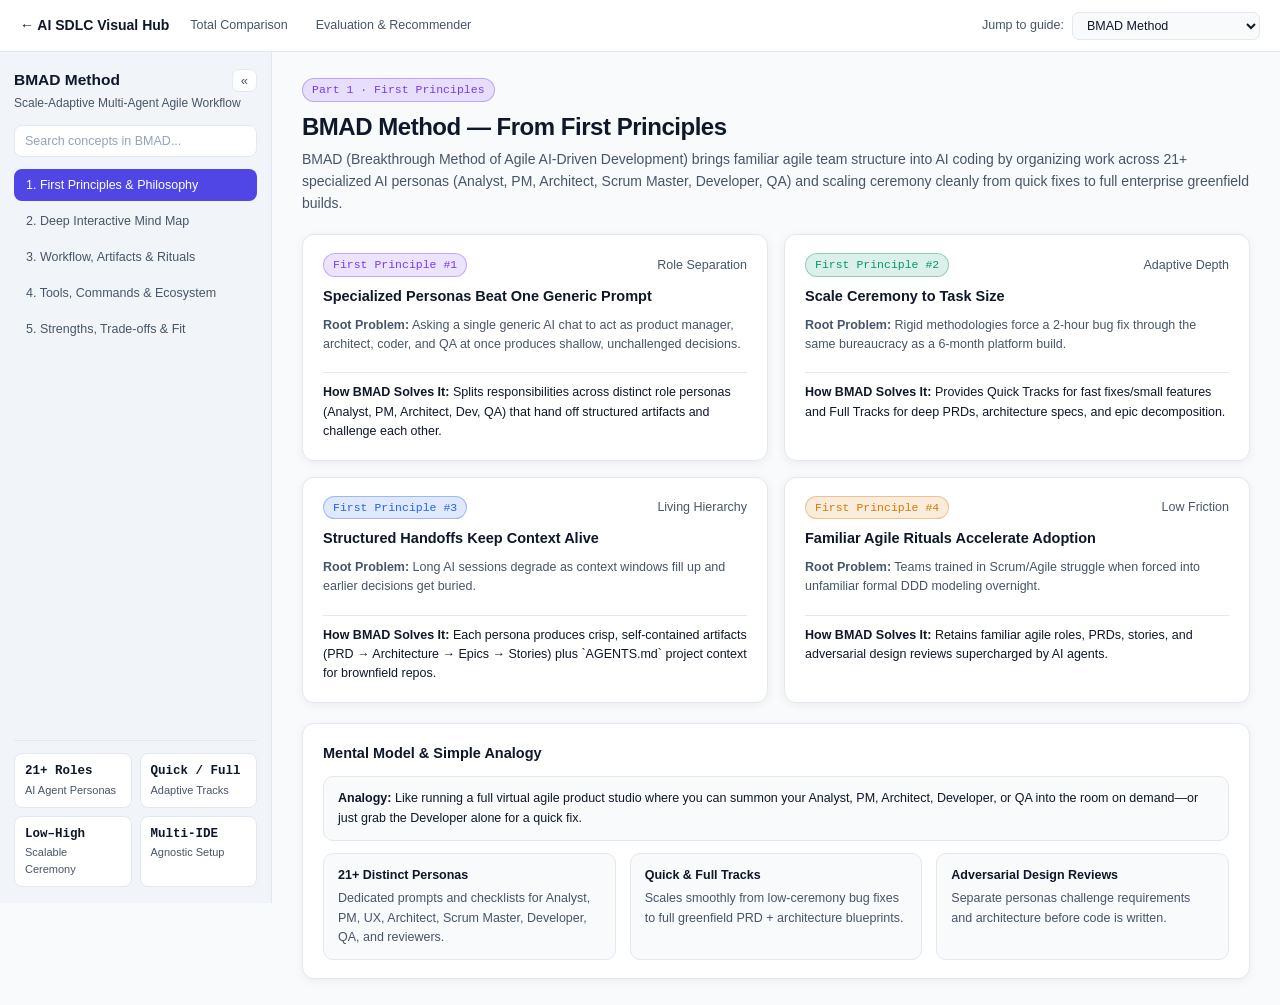
<file: aidlc/bmad/index.html>
<!DOCTYPE html>
<html lang="en">
<head>
  <meta charset="UTF-8" />
  <meta name="viewport" content="width=device-width, initial-scale=1.0" />
  <title>BMAD Method — Visual Guide</title>
  <link rel="stylesheet" href="../shared/guide-styles.css?v=1" />
</head>
<body>
  <script src="../shared/guide-engine.js?v=1"></script>
  <script src="data.js?v=1"></script>
</body>
</html>
</file>
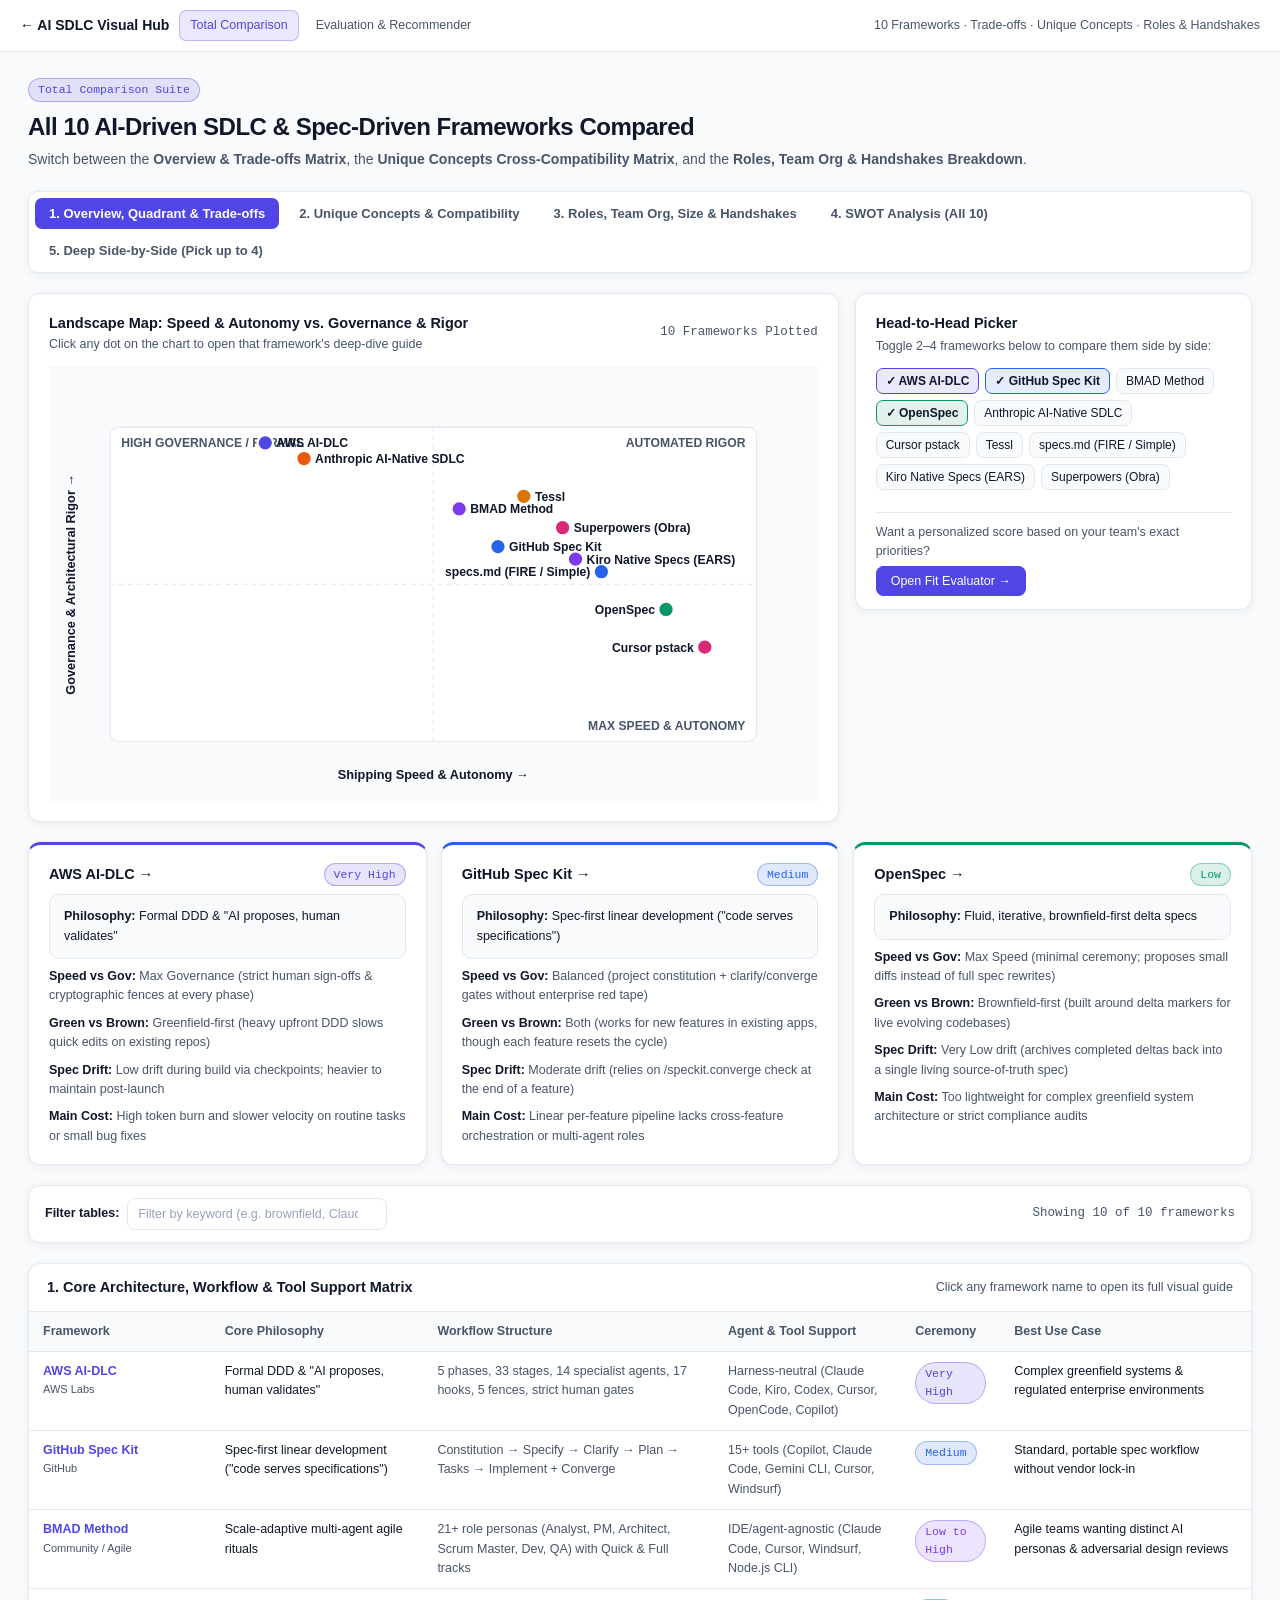
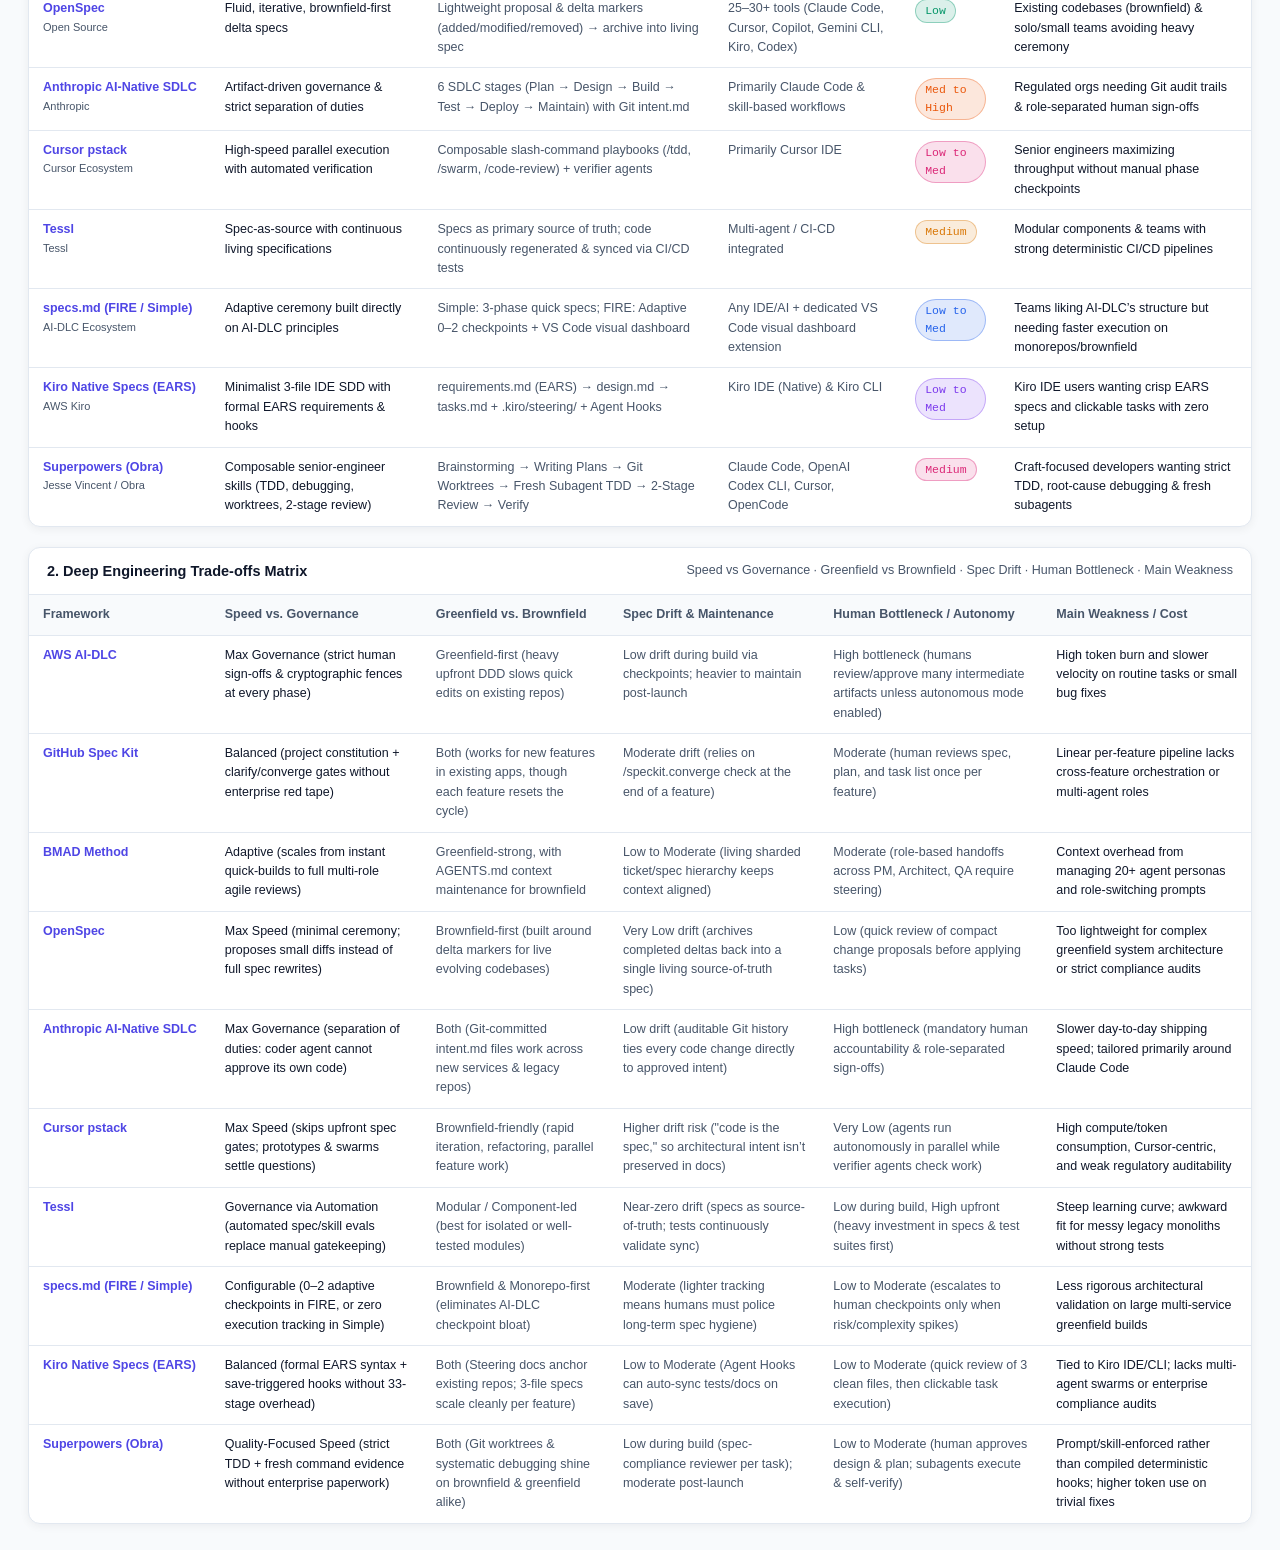
<file: aidlc/comparison/index.html>
<!DOCTYPE html>
<html lang="en">
<head>
  <meta charset="UTF-8" />
  <meta name="viewport" content="width=device-width, initial-scale=1.0" />
  <title>Total Comparison — All 10 AI-DLC &amp; Spec-Driven Frameworks</title>
  <link rel="stylesheet" href="../shared/guide-styles.css?v=2" />
  <style>
    .subtabs {
      display: flex; flex-wrap: wrap; gap: 6px;
      background: var(--card); border: 1px solid var(--border);
      padding: 6px; border-radius: 10px; box-shadow: var(--shadow);
    }
    .subtab-btn {
      padding: 8px 14px; border-radius: 7px; border: none;
      background: transparent; color: var(--muted-foreground);
      font-size: 13px; font-weight: 600; cursor: pointer;
    }
    .subtab-btn:hover { background: var(--sidebar); color: var(--foreground); }
    .subtab-btn.active { background: var(--primary); color: var(--primary-foreground); }

    .compat-badge {
      display: inline-block; padding: 2px 7px; border-radius: 999px;
      font-size: 11px; font-weight: 600; font-family: ui-monospace, monospace;
      white-space: nowrap; border: 1px solid transparent; cursor: pointer;
    }
    .c-native { background: #e0e7ff; color: #3730a3; border-color: #a5b4fc; }
    .c-compatible { background: #dcfce7; color: #166534; border-color: #86efac; }
    .c-partial { background: #fef3c7; color: #92400e; border-color: #fcd34d; }
    .c-neutral { background: #f1f5f9; color: #475569; border-color: #cbd5e1; }
    .c-incompatible { background: #fee2e2; color: #991b1b; border-color: #fca5a5; }

    .matrix-row { cursor: pointer; transition: background-color 0.12s ease; }
    .matrix-row:hover { background: #f8fafc; }
    .matrix-row.active-row { background: #eef2ff; }

    .cat-banner {
      cursor: pointer;
      user-select: none;
    }
    .cat-banner:hover td {
      background: #e2e8f0;
    }
    .cat-banner td {
      background: #f1f5f9;
      font-weight: 700;
      font-size: 12px;
      text-transform: uppercase;
      letter-spacing: 0.04em;
      color: var(--foreground);
      padding: 9px 14px;
      border-top: 2px solid var(--border);
    }
    .dc-table th {
      position: sticky;
      top: 0;
      z-index: 5;
      background: var(--card);
      border-bottom: 2px solid var(--border);
    }
    .dc-param-col {
      width: 210px;
      min-width: 185px;
      font-weight: 600;
      background: var(--content);
      color: var(--foreground);
    }
    .best-score {
      background: #f0fdf4;
    }
  </style>
</head>
<body>
  <header class="topbar">
    <div class="topbar-left">
      <a href="../" class="topbar-brand">← AI SDLC Visual Hub</a>
      <div class="topbar-links">
        <a href="./" class="topbar-link active">Total Comparison</a>
        <a href="../evaluation/" class="topbar-link">Evaluation &amp; Recommender</a>
      </div>
    </div>
    <div class="xs muted">10 Frameworks · Trade-offs · Unique Concepts · Roles &amp; Handshakes</div>
  </header>

  <main class="main-wide section">
    <header class="sec-header">
      <span class="pill pill-primary">Total Comparison Suite</span>
      <h1>All 10 AI-Driven SDLC &amp; Spec-Driven Frameworks Compared</h1>
      <p>Switch between the <strong>Overview &amp; Trade-offs Matrix</strong>, the <strong>Unique Concepts Cross-Compatibility Matrix</strong>, and the <strong>Roles, Team Org &amp; Handshakes Breakdown</strong>.</p>
    </header>

    <!-- 5 Sub-Tabs -->
    <nav class="subtabs">
      <button id="stab-overview" class="subtab-btn active" onclick="switchCompTab('overview')">1. Overview, Quadrant &amp; Trade-offs</button>
      <button id="stab-concepts" class="subtab-btn" onclick="switchCompTab('concepts')">2. Unique Concepts &amp; Compatibility</button>
      <button id="stab-org" class="subtab-btn" onclick="switchCompTab('org')">3. Roles, Team Org, Size &amp; Handshakes</button>
      <button id="stab-swot" class="subtab-btn" onclick="switchCompTab('swot')">4. SWOT Analysis (All 10)</button>
      <button id="stab-deep" class="subtab-btn" onclick="switchCompTab('deep')">5. Deep Side-by-Side (Pick up to 4)</button>
    </nav>

    <!-- =============================================================== -->
    <!-- TAB 1: OVERVIEW, QUADRANT & TRADE-OFFS                          -->
    <!-- =============================================================== -->
    <section id="ctab-overview" class="section">
      <div class="grid-12">
        <div class="col-8 card stack-md">
          <div style="display:flex;justify-content:space-between;align-items:center;flex-wrap:wrap;gap:8px;">
            <div>
              <h2 class="card-title">Landscape Map: Speed &amp; Autonomy vs. Governance &amp; Rigor</h2>
              <div class="xs muted">Click any dot on the chart to open that framework's deep-dive guide</div>
            </div>
            <span class="xs mono muted">10 Frameworks Plotted</span>
          </div>
          <div class="svg-wrap" style="max-height:none;min-height:320px;padding:8px;">
            <svg id="quadrant-svg" viewBox="0 0 680 380" style="width:100%;height:auto;display:block;"></svg>
          </div>
        </div>

        <div class="col-4 card stack-md">
          <div>
            <h2 class="card-title">Head-to-Head Picker</h2>
            <div class="xs muted" style="margin-top:2px;">Toggle 2–4 frameworks below to compare them side by side:</div>
          </div>
          <div id="h2h-picker" class="flex-wrap"></div>
          <div class="divider-top xs muted">
            Want a personalized score based on your team's exact priorities?
            <div style="margin-top:10px;">
              <a href="../evaluation/" class="btn-primary">Open Fit Evaluator →</a>
            </div>
          </div>
        </div>
      </div>

      <div id="h2h-cards" class="grid-3"></div>

      <div class="card" style="padding:12px 16px;display:flex;align-items:center;justify-content:space-between;gap:12px;flex-wrap:wrap;">
        <div style="display:flex;align-items:center;gap:8px;flex-wrap:wrap;">
          <span class="xs" style="font-weight:600;">Filter tables:</span>
          <input id="tbl-filter" class="search-input" style="width:260px;" type="text" placeholder="Filter by keyword (e.g. brownfield, Claude, DDD)..." oninput="renderTables(this.value)" />
        </div>
        <div id="tbl-count" class="xs mono muted">Showing 10 of 10 frameworks</div>
      </div>

      <div class="card card-flush">
        <div class="card-header">
          <h2 class="card-title">1. Core Architecture, Workflow &amp; Tool Support Matrix</h2>
          <span class="xs muted">Click any framework name to open its full visual guide</span>
        </div>
        <div class="table-wrap">
          <table>
            <thead>
              <tr>
                <th>Framework</th>
                <th>Core Philosophy</th>
                <th>Workflow Structure</th>
                <th>Agent &amp; Tool Support</th>
                <th>Ceremony</th>
                <th>Best Use Case</th>
              </tr>
            </thead>
            <tbody id="arch-tbody"></tbody>
          </table>
        </div>
      </div>

      <div class="card card-flush">
        <div class="card-header">
          <h2 class="card-title">2. Deep Engineering Trade-offs Matrix</h2>
          <span class="xs muted">Speed vs Governance · Greenfield vs Brownfield · Spec Drift · Human Bottleneck · Main Weakness</span>
        </div>
        <div class="table-wrap">
          <table>
            <thead>
              <tr>
                <th>Framework</th>
                <th>Speed vs. Governance</th>
                <th>Greenfield vs. Brownfield</th>
                <th>Spec Drift &amp; Maintenance</th>
                <th>Human Bottleneck / Autonomy</th>
                <th>Main Weakness / Cost</th>
              </tr>
            </thead>
            <tbody id="trade-tbody"></tbody>
          </table>
        </div>
      </div>
    </section>

    <!-- =============================================================== -->
    <!-- TAB 2: UNIQUE CONCEPTS & CROSS-COMPATIBILITY MATRIX             -->
    <!-- =============================================================== -->
    <section id="ctab-concepts" class="section hidden">
      <div class="card stack-sm xs">
        <div style="display:flex;justify-content:space-between;align-items:center;flex-wrap:wrap;gap:10px;">
          <div>
            <h2 class="card-title">Unique Concepts &amp; How Every Other Framework Responds</h2>
            <div class="muted">Click any concept row below to inspect the exact <strong>WHY</strong> (Compatible, Partial/Different, Neutral, or Not Compatible) across all 10 frameworks.</div>
          </div>
          <div class="flex-wrap">
            <span class="compat-badge c-native">Native</span>
            <span class="compat-badge c-compatible">Compatible</span>
            <span class="compat-badge c-partial">Partial / Different</span>
            <span class="compat-badge c-neutral">Neutral</span>
            <span class="compat-badge c-incompatible">Not Compatible</span>
          </div>
        </div>
        <div id="uc-origin-filter" class="flex-wrap" style="padding-top:6px;"></div>
      </div>

      <!-- Selected Concept Detailed Response Inspector -->
      <div id="uc-inspector" class="card stack-md" style="border-left:4px solid var(--primary);"></div>

      <!-- Full Cross-Compatibility Grid Table -->
      <div class="card card-flush">
        <div class="card-header">
          <h2 class="card-title">Cross-Framework Compatibility Matrix (12 Signature Concepts × 10 Frameworks)</h2>
          <span class="xs muted">Click any row or badge to see the full explanation above</span>
        </div>
        <div class="table-wrap">
          <table>
            <thead>
              <tr>
                <th style="min-width:210px;">Unique Concept (Origin)</th>
                <th>AWS AI-DLC</th>
                <th>Spec Kit</th>
                <th>BMAD</th>
                <th>OpenSpec</th>
                <th>Anthropic</th>
                <th>pstack</th>
                <th>Tessl</th>
                <th>specs.md</th>
                <th>Kiro Specs</th>
                <th>Superpowers</th>
              </tr>
            </thead>
            <tbody id="uc-matrix-tbody"></tbody>
          </table>
        </div>
      </div>
    </section>

    <!-- =============================================================== -->
    <!-- TAB 3: ROLES, TEAM ORG, TEAM SIZE & HANDSHAKES                  -->
    <!-- =============================================================== -->
    <section id="ctab-org" class="section hidden">
      <!-- 4 Organizational Handshake Archetypes -->
      <div class="card stack-md">
        <div>
          <h2 class="card-title">4 Organizational &amp; Handshake Archetypes Across the 10 Frameworks</h2>
          <div class="xs muted">How teams organize humans + AI and pass work across roles and lifecycle phases:</div>
        </div>
        <div class="grid-4 xs">
          <div class="sub-box stack-sm" style="border-top:3px solid var(--primary);">
            <div style="font-weight:700;">1. Formal Mob &amp; Guarded Gates</div>
            <div class="muted"><strong>AWS AI-DLC · Anthropic SDLC</strong><br/>Streamlined PO + Devs + strict role separation; cryptographic/Git sign-offs govern phase handshakes.</div>
          </div>
          <div class="sub-box stack-sm" style="border-top:3px solid var(--chart-5);">
            <div style="font-weight:700;">2. Simulated Agile Studio</div>
            <div class="muted"><strong>BMAD Method</strong><br/>Mirrors classic Scrum/Agile roles via 21+ AI personas passing sharded PRDs, Architecture, and Story files.</div>
          </div>
          <div class="sub-box stack-sm" style="border-top:3px solid var(--chart-3);">
            <div style="font-weight:700;">3. Automated Verifier &amp; CI Loops</div>
            <div class="muted"><strong>Cursor pstack · Tessl · Superpowers</strong><br/>Minimal manual phase gates; separate verifier subagents, TDD, or CI evals enforce handshakes automatically.</div>
          </div>
          <div class="sub-box stack-sm" style="border-top:3px solid var(--chart-2);">
            <div style="font-weight:700;">4. Flat Git &amp; IDE Spec Teams</div>
            <div class="muted"><strong>Spec Kit · OpenSpec · specs.md · Kiro Specs</strong><br/>No org restructuring; developers share lightweight Markdown specs/deltas through normal Git PRs &amp; IDEs.</div>
          </div>
        </div>
      </div>

      <!-- Choosing by Org Topology -->
      <div class="card stack-md xs">
        <h2 class="card-title">Quick Guide: Choosing by Organization Topology</h2>
        <div class="grid-3">
          <div class="sub-box"><strong>Traditional PMs, Architects, Security &amp; Devs needing clear accountability:</strong> Choose <strong>Anthropic AI-Native SDLC</strong> (async Git sign-offs + 5-role chain) or <strong>AWS AI-DLC</strong> (synchronous Mob workshops + compiled fences).</div>
          <div class="sub-box"><strong>1–3 person team or solo builder wanting multi-role rigor:</strong> Choose <strong>BMAD Method</strong> (simulated PM, Architect, QA in terminal) or <strong>Superpowers</strong> (fresh subagents + 2-stage reviews).</div>
          <div class="sub-box"><strong>Flat team of senior engineers hating process bottlenecks:</strong> Choose <strong>OpenSpec</strong> (clean living delta specs) or <strong>Cursor pstack</strong> (autonomous `/swarm` + `/arena` + `blast-radius`).</div>
        </div>
      </div>

      <!-- Filter -->
      <div class="card" style="padding:12px 16px;display:flex;align-items:center;justify-content:space-between;gap:12px;flex-wrap:wrap;">
        <div style="display:flex;align-items:center;gap:8px;flex-wrap:wrap;">
          <span class="xs" style="font-weight:600;">Filter org &amp; handshake matrix:</span>
          <input id="org-filter" class="search-input" style="width:280px;" type="text" placeholder="Filter (e.g. solo, enterprise, Mob, PR, reviewer)..." oninput="renderOrgTable(this.value)" />
        </div>
        <div id="org-count" class="xs mono muted">Showing 10 of 10 frameworks</div>
      </div>

      <!-- Full 10-Framework Roles, Team Org, Team Size & Handshakes Table -->
      <div class="card card-flush">
        <div class="card-header">
          <h2 class="card-title">Roles, Team Organization, Team Size &amp; Role/Phase Handshakes (All 10 Frameworks)</h2>
          <span class="xs muted">Click any framework to open its full guide</span>
        </div>
        <div class="table-wrap">
          <table>
            <thead>
              <tr>
                <th style="min-width:140px;">Framework</th>
                <th style="min-width:140px;">Ideal Team Size</th>
                <th style="min-width:180px;">Team Organization &amp; Silos</th>
                <th style="min-width:200px;">Human &amp; AI Roles</th>
                <th style="min-width:220px;">Handshakes Between Roles</th>
                <th style="min-width:220px;">Handshakes Between Phases</th>
              </tr>
            </thead>
            <tbody id="org-tbody"></tbody>
          </table>
        </div>
      </div>
    </section>

    <!-- =============================================================== -->
    <!-- TAB 4: SWOT ANALYSIS (ALL 10 FRAMEWORKS)                        -->
    <!-- =============================================================== -->
    <section id="ctab-swot" class="section hidden">
      <div class="card stack-sm xs">
        <div style="display:flex;justify-content:space-between;align-items:center;flex-wrap:wrap;gap:8px;">
          <div>
            <h2 class="card-title">SWOT Analysis — All 10 AI-DLC &amp; Spec-Driven Frameworks</h2>
            <div class="muted">Strengths, Weaknesses, Opportunities, and Threats side by side. Filter to focus on specific frameworks:</div>
          </div>
          <button class="btn-sm" onclick="swotFilter='all';renderSwot();">Show All 10</button>
        </div>
        <div id="swot-filter-bar" class="flex-wrap" style="padding-top:4px;"></div>
      </div>
      <div id="swot-cards-grid" class="grid-2"></div>
    </section>

    <!-- =============================================================== -->
    <!-- TAB 5: DEEP SIDE-BY-SIDE (PICK UP TO 4, ALL PARAMS CATEGORIZED) -->
    <!-- =============================================================== -->
    <section id="ctab-deep" class="section hidden">
      <div class="card stack-md xs" id="dc-filter-card">
        <div style="display:flex;justify-content:space-between;align-items:center;flex-wrap:wrap;gap:8px;">
          <div>
            <h2 class="card-title">Deep Side-by-Side Comparison — Pick Up to 4 Frameworks</h2>
            <div id="dc-subtitle" class="muted">Compares your selected frameworks across <strong>all 66 parameters</strong> in 10 collapsible categories.</div>
          </div>
          <div class="flex-wrap">
            <span id="dc-param-count" class="xs mono muted"></span>
            <span id="dc-counter" class="pill pill-primary">Selected: 3 / 4 max</span>
            <button class="btn-sm" onclick="expandAllDeepCats()">▾ Expand All</button>
            <button class="btn-sm" onclick="collapseAllDeepCats()">▸ Collapse All</button>
            <button id="dc-filter-toggle" class="btn-sm" onclick="toggleDeepFilters()">▴ Minimize Filters</button>
          </div>
        </div>

        <div id="dc-filter-body" class="stack-md">
          <div id="dc-picker" class="flex-wrap"></div>

          <div style="display:flex;justify-content:space-between;align-items:center;flex-wrap:wrap;gap:10px;padding-top:8px;border-top:1px solid var(--border);">
            <div class="flex-wrap">
              <span class="muted" style="font-weight:600;">Quick Matchups:</span>
              <button class="btn-sm" onclick="setDeepPreset(['aws','anthropic-sdlc','bmad','tessl'])">Enterprise &amp; Rigor</button>
              <button class="btn-sm" onclick="setDeepPreset(['openspec','cursor-pstack','specs-md','superpowers'])">Speed &amp; Brownfield</button>
              <button class="btn-sm" onclick="setDeepPreset(['aws','spec-kit','kiro-specs','openspec'])">Spec-First Classics</button>
            </div>
            <input id="dc-param-search" class="search-input" style="width:260px;" type="text" placeholder="Filter 66 params (token, TDD, audit, ops)..." oninput="deepSearch=this.value;renderDeepCompare();" />
          </div>

          <div id="dc-cat-filter" class="flex-wrap"></div>
        </div>
      </div>

      <div class="card card-flush">
        <div id="dc-table-wrap" class="table-wrap" style="max-height:76vh;overflow:auto;">
          <table class="dc-table">
            <thead id="dc-thead"></thead>
            <tbody id="dc-tbody"></tbody>
          </table>
        </div>
      </div>
    </section>
  </main>

  <script src="../shared/frameworks-matrix.js?v=6"></script>
  <script src="../shared/comparison-deep.js?v=6"></script>
  <script src="../shared/deep-params.js?v=6"></script>
  <script>
    // ---------- SUB-TAB SWITCHING ----------
    const CTABS = ['overview', 'concepts', 'org', 'swot', 'deep'];
    function switchCompTab(tab) {
      CTABS.forEach(t => {
        document.getElementById(`ctab-${t}`).classList.toggle('hidden', t !== tab);
        document.getElementById(`stab-${t}`).classList.toggle('active', t === tab);
      });
      if (location.hash !== '#' + tab) history.replaceState(null, '', '#' + tab);
      window.scrollTo({ top: 0, behavior: 'smooth' });
    }

    // ---------- TAB 1: OVERVIEW, QUADRANT & HEAD-TO-HEAD ----------
    const selectedH2H = new Set(['aws', 'spec-kit', 'openspec']);

    function renderQuadrant() {
      const svg = document.getElementById('quadrant-svg');
      const W = 680, H = 380, PAD = 48;
      const plotW = W - PAD * 2, plotH = H - PAD * 2;
      const toX = v => PAD + (v / 100) * plotW;
      const toY = v => H - PAD - (v / 100) * plotH;

      let out = `
        <rect x="${PAD}" y="${PAD}" width="${plotW}" height="${plotH}" fill="var(--card)" stroke="var(--border)" rx="8"/>
        <line x1="${toX(50)}" y1="${PAD}" x2="${toX(50)}" y2="${H - PAD}" stroke="var(--border)" stroke-dasharray="4 4"/>
        <line x1="${PAD}" y1="${toY(50)}" x2="${W - PAD}" y2="${toY(50)}" stroke="var(--border)" stroke-dasharray="4 4"/>
        <text x="${PAD + 10}" y="${PAD + 18}" fill="var(--muted-foreground)" font-size="11" font-weight="600">HIGH GOVERNANCE / FORMAL</text>
        <text x="${W - PAD - 10}" y="${PAD + 18}" text-anchor="end" fill="var(--muted-foreground)" font-size="11" font-weight="600">AUTOMATED RIGOR</text>
        <text x="${W - PAD - 10}" y="${H - PAD - 10}" text-anchor="end" fill="var(--muted-foreground)" font-size="11" font-weight="600">MAX SPEED &amp; AUTONOMY</text>
        <text x="${W / 2}" y="${H - 14}" text-anchor="middle" fill="var(--foreground)" font-size="11.5" font-weight="600">Shipping Speed &amp; Autonomy →</text>
        <text x="16" y="${H / 2}" text-anchor="middle" fill="var(--foreground)" font-size="11.5" font-weight="600" transform="rotate(-90 16 ${H / 2})">Governance &amp; Architectural Rigor →</text>
      `;

      FRAMEWORKS_MATRIX.forEach(f => {
        const cx = toX(f.pos.x), cy = toY(f.pos.y);
        const anchor = f.pos.x > 75 ? 'end' : 'start';
        const dx = f.pos.x > 75 ? -10 : 10;
        out += `
          <a href="${f.href}">
            <circle cx="${cx}" cy="${cy}" r="7" fill="${f.color}" stroke="#ffffff" stroke-width="2" style="cursor:pointer;"/>
            <text x="${cx + dx}" y="${cy + 4}" text-anchor="${anchor}" fill="var(--foreground)" font-size="11" font-weight="600">${f.name}</text>
          </a>
        `;
      });
      svg.innerHTML = out;
    }

    function renderH2H() {
      document.getElementById('h2h-picker').innerHTML = FRAMEWORKS_MATRIX.map(f => {
        const on = selectedH2H.has(f.id);
        return `<button onclick="toggleH2H('${f.id}')" class="child-chip" style="${on ? `border-color:${f.color};background:color-mix(in srgb, ${f.color} 12%, white);font-weight:600;` : ''}">${on ? '✓ ' : ''}${f.name}</button>`;
      }).join('');

      const list = FRAMEWORKS_MATRIX.filter(f => selectedH2H.has(f.id));
      const box = document.getElementById('h2h-cards');
      box.className = list.length <= 2 ? 'grid-2' : list.length === 4 ? 'grid-4' : 'grid-3';
      box.innerHTML = list.map(f => `
        <div class="card xs stack-sm" style="border-top:3px solid ${f.color};">
          <div style="display:flex;justify-content:space-between;align-items:center;gap:8px;">
            <a href="${f.href}" style="font-weight:700;font-size:14.5px;color:var(--foreground);">${f.name} →</a>
            <span class="pill ${f.pill}">${f.ceremony}</span>
          </div>
          <div class="sub-box"><strong>Philosophy:</strong> ${f.philosophy}</div>
          <div><strong>Speed vs Gov:</strong> <span class="muted">${f.speedVsGov}</span></div>
          <div><strong>Green vs Brown:</strong> <span class="muted">${f.greenVsBrown}</span></div>
          <div><strong>Spec Drift:</strong> <span class="muted">${f.specDrift}</span></div>
          <div><strong>Main Cost:</strong> <span class="muted">${f.weakness}</span></div>
        </div>
      `).join('');
    }

    function toggleH2H(id) {
      if (selectedH2H.has(id)) {
        if (selectedH2H.size > 1) selectedH2H.delete(id);
      } else {
        if (selectedH2H.size >= 4) selectedH2H.delete(Array.from(selectedH2H)[0]);
        selectedH2H.add(id);
      }
      renderH2H();
    }

    function renderTables(q = '') {
      const query = q.trim().toLowerCase();
      const rows = FRAMEWORKS_MATRIX.filter(f => !query || JSON.stringify(f).toLowerCase().includes(query));
      document.getElementById('tbl-count').textContent = `Showing ${rows.length} of ${FRAMEWORKS_MATRIX.length} frameworks`;

      document.getElementById('arch-tbody').innerHTML = rows.map(f => `
        <tr>
          <td><a href="${f.href}" style="font-weight:700;white-space:nowrap;">${f.name}</a><div class="muted" style="font-size:11px;">${f.org}</div></td>
          <td>${f.philosophy}</td>
          <td class="muted">${f.structure}</td>
          <td class="muted">${f.tools}</td>
          <td><span class="pill ${f.pill}">${f.ceremony}</span></td>
          <td>${f.bestUseCase}</td>
        </tr>
      `).join('');

      document.getElementById('trade-tbody').innerHTML = rows.map(f => `
        <tr>
          <td><a href="${f.href}" style="font-weight:700;white-space:nowrap;">${f.name}</a></td>
          <td>${f.speedVsGov}</td>
          <td class="muted">${f.greenVsBrown}</td>
          <td class="muted">${f.specDrift}</td>
          <td class="muted">${f.bottleneck}</td>
          <td>${f.weakness}</td>
        </tr>
      `).join('');
    }

    // ---------- TAB 2: UNIQUE CONCEPTS & COMPATIBILITY ----------
    const FW_KEYS = ['aws', 'spec-kit', 'bmad', 'openspec', 'anthropic-sdlc', 'cursor-pstack', 'tessl', 'specs-md', 'kiro-specs', 'superpowers'];
    const STATUS_LABEL = {
      native: 'Native',
      compatible: 'Compatible',
      partial: 'Partial',
      neutral: 'Neutral',
      incompatible: 'Not Compat.'
    };
    let activeOrigin = 'all';
    let selectedConceptId = UNIQUE_CONCEPTS[0].id;

    function renderConceptFilters() {
      const origins = [['all', 'All Origins (12)'], ...FW_KEYS.map(k => [k, FW_SHORT[k]])];
      document.getElementById('uc-origin-filter').innerHTML = origins.map(([k, lbl]) => `
        <button onclick="activeOrigin='${k}';renderConceptMatrix()" class="child-chip" style="${activeOrigin === k ? 'border-color:var(--primary);background:#eef2ff;font-weight:600;color:var(--primary);' : ''}">${lbl}</button>
      `).join('');
    }

    function selectConcept(id) {
      selectedConceptId = id;
      const c = UNIQUE_CONCEPTS.find(x => x.id === id) || UNIQUE_CONCEPTS[0];
      const insp = document.getElementById('uc-inspector');
      insp.innerHTML = `
        <div style="display:flex;justify-content:space-between;align-items:flex-start;flex-wrap:wrap;gap:8px;">
          <div>
            <span class="compat-badge c-native">Origin: ${FW_SHORT[c.origin]}</span>
            <h2 class="card-title" style="font-size:17px;margin-top:6px;">${c.concept}</h2>
          </div>
          <span class="xs muted">How all 10 frameworks respond below</span>
        </div>
        <div class="xs muted">${c.desc}</div>
        <div class="grid-2 xs">
          ${FW_KEYS.map(k => {
            const [st, why] = c.responses[k];
            return `
              <div class="sub-box" style="display:flex;flex-direction:column;gap:5px;">
                <div style="display:flex;justify-content:space-between;align-items:center;gap:6px;">
                  <strong>${FW_SHORT[k]}</strong>
                  <span class="compat-badge c-${st}">${STATUS_LABEL[st]}</span>
                </div>
                <div class="muted">${why}</div>
              </div>
            `;
          }).join('')}
        </div>
      `;
      renderConceptMatrix();
    }

    function renderConceptMatrix() {
      renderConceptFilters();
      const rows = activeOrigin === 'all' ? UNIQUE_CONCEPTS : UNIQUE_CONCEPTS.filter(c => c.origin === activeOrigin);
      document.getElementById('uc-matrix-tbody').innerHTML = rows.map(c => `
        <tr class="matrix-row ${c.id === selectedConceptId ? 'active-row' : ''}" onclick="selectConcept('${c.id}')">
          <td>
            <div style="font-weight:700;">${c.concept}</div>
            <div class="muted" style="font-size:11px;">From: ${FW_SHORT[c.origin]}</div>
          </td>
          ${FW_KEYS.map(k => {
            const [st, why] = c.responses[k];
            return `<td title="${why.replace(/"/g, '&quot;')}"><span class="compat-badge c-${st}">${STATUS_LABEL[st]}</span></td>`;
          }).join('')}
        </tr>
      `).join('');
    }

    // ---------- TAB 3: ROLES, TEAM ORG, TEAM SIZE & HANDSHAKES ----------
    function renderOrgTable(q = '') {
      const query = q.trim().toLowerCase();
      const rows = ORG_MATRIX.filter(r => !query || JSON.stringify(r).toLowerCase().includes(query));
      document.getElementById('org-count').textContent = `Showing ${rows.length} of ${ORG_MATRIX.length} frameworks`;

      document.getElementById('org-tbody').innerHTML = rows.map(r => `
        <tr>
          <td><a href="${r.href}" style="font-weight:700;white-space:nowrap;">${r.name}</a></td>
          <td><span class="pill ${r.pill}" style="white-space:normal;border-radius:8px;">${r.teamSize}</span></td>
          <td class="muted">${r.teamOrg}</td>
          <td>${r.roles}</td>
          <td class="muted">${r.roleHandshakes}</td>
          <td>${r.phaseHandshakes}</td>
        </tr>
      `).join('');
    }

    // ---------- TAB 4: SWOT ANALYSIS ----------
    let swotFilter = 'all';
    function renderSwot() {
      document.getElementById('swot-filter-bar').innerHTML = [
        ['all', 'All 10'],
        ...FRAMEWORKS_MATRIX.map(f => [f.id, f.name])
      ].map(([id, lbl]) => `
        <button onclick="swotFilter='${id}';renderSwot()" class="child-chip"
          style="${swotFilter === id ? 'border-color:var(--primary);background:#eef2ff;font-weight:600;color:var(--primary);' : ''}">${lbl}</button>
      `).join('');

      const list = swotFilter === 'all' ? FRAMEWORKS_MATRIX : FRAMEWORKS_MATRIX.filter(f => f.id === swotFilter);
      const grid = document.getElementById('swot-cards-grid');
      grid.className = list.length === 1 ? 'section' : 'grid-2';
      grid.innerHTML = list.map(f => {
        const s = SWOT_MATRIX[f.id];
        return `
          <div class="card stack-md" style="border-top:3px solid ${f.color};">
            <div style="display:flex;justify-content:space-between;align-items:center;gap:8px;flex-wrap:wrap;">
              <a href="${f.href}" style="font-weight:700;font-size:15.5px;color:var(--foreground);">${f.name} →</a>
              <span class="pill ${f.pill}">${f.category}</span>
            </div>
            <div class="grid-2 xs" style="gap:10px;">
              <div class="sub-box" style="background:#f0fdf4;border-color:#bbf7d0;">
                <div style="font-weight:700;color:#166534;margin-bottom:4px;">Strengths</div>
                <ul style="margin:0;padding-left:16px;">${s.S.map(x => `<li>${x}</li>`).join('')}</ul>
              </div>
              <div class="sub-box" style="background:#fffbeb;border-color:#fde68a;">
                <div style="font-weight:700;color:#92400e;margin-bottom:4px;">Weaknesses</div>
                <ul style="margin:0;padding-left:16px;">${s.W.map(x => `<li>${x}</li>`).join('')}</ul>
              </div>
              <div class="sub-box" style="background:#eff6ff;border-color:#bfdbfe;">
                <div style="font-weight:700;color:#1e40af;margin-bottom:4px;">Opportunities</div>
                <ul style="margin:0;padding-left:16px;">${s.O.map(x => `<li>${x}</li>`).join('')}</ul>
              </div>
              <div class="sub-box" style="background:#fef2f2;border-color:#fecaca;">
                <div style="font-weight:700;color:#991b1b;margin-bottom:4px;">Threats</div>
                <ul style="margin:0;padding-left:16px;">${s.T.map(x => `<li>${x}</li>`).join('')}</ul>
              </div>
            </div>
          </div>
        `;
      }).join('');
    }

    // ---------- TAB 5: DEEP SIDE-BY-SIDE (MAX 4, ALL 66 PARAMS IN 10 CATEGORIES) ----------
    const deepSelected = new Set(['aws', 'spec-kit', 'openspec']);
    let deepCat = 'all';
    let deepSearch = '';
    const deepCollapsedCats = new Set();

    function toggleDeepCat(catKey) {
      if (deepCollapsedCats.has(catKey)) deepCollapsedCats.delete(catKey);
      else deepCollapsedCats.add(catKey);
      renderDeepCompare();
    }

    function expandAllDeepCats() {
      deepCollapsedCats.clear();
      renderDeepCompare();
    }

    function collapseAllDeepCats() {
      DEEP_CATS.forEach(([k]) => { if (k !== 'all') deepCollapsedCats.add(k); });
      renderDeepCompare();
    }

    function toggleDeepFilters() {
      const body = document.getElementById('dc-filter-body');
      const sub = document.getElementById('dc-subtitle');
      const btn = document.getElementById('dc-filter-toggle');
      const wrap = document.getElementById('dc-table-wrap');
      const hidden = body.classList.toggle('hidden');
      sub.classList.toggle('hidden', hidden);
      btn.textContent = hidden ? '▾ Restore Filters' : '▴ Minimize Filters';
      wrap.style.maxHeight = hidden ? '85vh' : '76vh';
    }

    const DEEP_CATS = [
      ['all', 'All 10 Categories'],
      ['identity', '1. Identity'],
      ['arch', '2. Architecture & Artifacts'],
      ['exec', '3. Execution, TDD & Review'],
      ['tradeoffs', '4. Trade-offs'],
      ['gov', '5. Governance & Security'],
      ['cost', '6. Cost & Adoption'],
      ['org', '7. Roles, Org & Handshakes'],
      ['lifecycle', '8. Lifecycle Coverage'],
      ['scores', '9. Scores (1–10)'],
      ['swot', '10. SWOT & Concepts']
    ];

    function setDeepPreset(ids) {
      deepSelected.clear();
      ids.slice(0, 4).forEach(id => deepSelected.add(id));
      renderDeepCompare();
    }

    function toggleDeepFw(id) {
      if (deepSelected.has(id)) {
        if (deepSelected.size > 1) deepSelected.delete(id);
      } else {
        if (deepSelected.size >= 4) return;
        deepSelected.add(id);
      }
      renderDeepCompare();
    }

    function renderDeepCompare() {
      const count = deepSelected.size;
      document.getElementById('dc-counter').textContent = `Selected: ${count} / 4 max`;

      document.getElementById('dc-picker').innerHTML = FRAMEWORKS_MATRIX.map(f => {
        const on = deepSelected.has(f.id);
        const disabled = !on && count >= 4;
        return `<button onclick="toggleDeepFw('${f.id}')" class="child-chip" ${disabled ? 'disabled style="opacity:0.45;cursor:not-allowed;"' : ''}
          style="${on ? `border-color:${f.color};background:color-mix(in srgb, ${f.color} 14%, white);font-weight:700;` : ''}">${on ? '✓ ' : '+ '}${f.name}</button>`;
      }).join('');

      document.getElementById('dc-cat-filter').innerHTML = DEEP_CATS.map(([k, lbl]) => `
        <button onclick="deepCat='${k}';renderDeepCompare();" class="child-chip"
          style="${deepCat === k ? 'border-color:var(--primary);background:#eef2ff;font-weight:600;color:var(--primary);' : ''}">${lbl}</button>
      `).join('');

      const cols = FRAMEWORKS_MATRIX.filter(f => deepSelected.has(f.id)).map(f => ({
        ...f,
        orgInfo: ORG_MATRIX.find(o => o.id === f.id),
        swot: SWOT_MATRIX[f.id],
        ex: DEEP_EXTRA_PARAMS[f.id]
      }));

      const colSpan = cols.length + 1;
      document.getElementById('dc-thead').innerHTML = `
        <tr>
          <th class="dc-param-col">Parameter</th>
          ${cols.map(c => `
            <th style="border-top:4px solid ${c.color};min-width:210px;">
              <div style="display:flex;justify-content:space-between;align-items:center;gap:6px;">
                <a href="${c.href}" style="font-weight:700;font-size:13.5px;color:var(--foreground);">${c.name} →</a>
                <button class="clear-btn" style="position:static;" title="Remove" onclick="toggleDeepFw('${c.id}')">✕</button>
              </div>
              <div class="muted" style="font-weight:400;font-size:11px;margin-top:2px;">${c.org} · ${c.category}</div>
            </th>
          `).join('')}
        </tr>
      `;

      const q = deepSearch.trim().toLowerCase();
      let shownParams = 0;

      function buildCat(catKey, title, rowsList) {
        if (deepCat !== 'all' && deepCat !== catKey) return '';
        const filtered = rowsList.filter(r => {
          if (!q) return true;
          const haystack = (r.label + ' ' + title + ' ' + cols.map(c => r.text ? r.text(c) : '').join(' ')).toLowerCase();
          return haystack.includes(q);
        });
        if (!filtered.length) return '';
        shownParams += filtered.length;
        const isCollapsed = !q && deepCollapsedCats.has(catKey);
        const arrow = isCollapsed ? '▸' : '▾';
        const headerRow = `<tr class="cat-banner" onclick="toggleDeepCat('${catKey}')"><td colspan="${colSpan}"><span style="display:inline-block;width:16px;">${arrow}</span>${title} <span class="muted" style="font-weight:500;">(${filtered.length} params${isCollapsed ? ' · click to expand' : ''})</span></td></tr>`;
        if (isCollapsed) return headerRow;
        return headerRow +
          filtered.map(r => r.rawHtml ? r.rawHtml() : `<tr><td class="dc-param-col">${r.label}</td>${cols.map(c => `<td>${r.render(c)}</td>`).join('')}</tr>`).join('');
      }

      const R = (label, fn) => ({ label, render: fn, text: fn });
      let html = '';

      html += buildCat('identity', '1. Core Identity & Philosophy', [
        R('Organization / Origin', c => `<strong>${c.org}</strong>`),
        R('Category / Paradigm', c => `<span class="pill ${c.pill}">${c.category}</span>`),
        R('Core Philosophy', c => c.philosophy),
        R('Best Use Case', c => c.bestUseCase)
      ]);

      html += buildCat('arch', '2. Architecture, Workflow & Artifact Model', [
        R('Workflow Structure', c => c.structure),
        R('Supported Agents & IDEs', c => c.tools),
        R('Ceremony & Overhead', c => `<span class="pill ${c.pill}">${c.ceremony}</span>`),
        R('Primary Source of Truth', c => c.ex.sourceOfTruth),
        R('Context & Memory Persistence', c => c.ex.contextMemory),
        R('Spec Format & Notation', c => c.ex.specFormat)
      ]);

      html += buildCat('exec', '3. Execution, Parallelism & Verification Mechanics', [
        R('Execution Topology', c => c.ex.execTopology),
        R('Parallelism & Git Isolation', c => c.ex.parallelism),
        R('Testing & TDD Approach', c => c.ex.testingTdd),
        R('Code Review & Adversarial QA', c => c.ex.codeReview),
        R('Debugging & Recovery Strategy', c => c.ex.debugging),
        R('Enforcement Mechanism', c => c.ex.enforcement)
      ]);

      html += buildCat('tradeoffs', '4. Engineering Trade-offs & Risk', [
        R('Speed vs. Governance', c => c.speedVsGov),
        R('Greenfield vs. Brownfield', c => c.greenVsBrown),
        R('Spec Drift & Maintenance', c => c.specDrift),
        R('Human Bottleneck / Autonomy', c => c.bottleneck),
        R('Main Weakness / Cost', c => c.weakness)
      ]);

      html += buildCat('gov', '5. Governance, Security & Compliance', [
        R('Audit Trail & Provenance', c => c.ex.auditTrail),
        R('Separation of Duties', c => c.ex.sepDuties),
        R('Change Control & Guardrails', c => c.ex.guardrails),
        R('Regulated Industry Readiness', c => c.ex.compliance),
        R('Safety & Blast-Radius Controls', c => c.ex.safety)
      ]);

      html += buildCat('cost', '6. Cost, Performance & Adoption Friction', [
        R('Token & Compute Burn', c => c.ex.tokenBurn),
        R('Onboarding / Learning Curve', c => c.ex.learningCurve),
        R('Setup & Runtime Dependencies', c => c.ex.runtimeDeps),
        R('Vendor / IDE Lock-In Risk', c => c.ex.lockIn),
        R('Extensibility & Plugins', c => c.ex.extensibility)
      ]);

      html += buildCat('org', '7. Roles, Team Organization, Team Size & Handshakes', [
        R('Ideal Team Size', c => `<span class="pill ${c.pill}" style="white-space:normal;border-radius:8px;">${c.orgInfo.teamSize}</span>`),
        R('Team Organization & Silos', c => c.orgInfo.teamOrg),
        R('Human & AI Roles', c => c.orgInfo.roles),
        R('Handshakes Between Roles', c => c.orgInfo.roleHandshakes),
        R('Handshakes Between Phases', c => c.orgInfo.phaseHandshakes)
      ]);

      html += buildCat('lifecycle', '8. End-to-End Lifecycle Coverage (Ideation → Ops)', [
        R('Ideation & Discovery', c => c.ex.lcIdeation),
        R('Requirements & Design', c => c.ex.lcDesign),
        R('Implementation & Build', c => c.ex.lcBuild),
        R('Deployment & IaC', c => c.ex.lcDeploy),
        R('Operations & Incident Feedback', c => c.ex.lcOps)
      ]);

      html += buildCat('scores', '9. Quantitative Rubric Scores (1–10 · Highest Highlighted)', DIMENSIONS.map(d => ({
        label: d.label + ' ' + d.desc,
        text: () => '',
        rawHtml: () => {
          const maxVal = Math.max(...cols.map(c => c.scores[d.key]));
          return `<tr><td class="dc-param-col">${d.label}<div class="muted" style="font-weight:400;font-size:11px;">${d.desc}</div></td>${cols.map(c => {
            const v = c.scores[d.key];
            const isBest = cols.length > 1 && v === maxVal;
            return `<td class="${isBest ? 'best-score' : ''}">
              <div style="display:flex;justify-content:space-between;align-items:center;margin-bottom:4px;">
                <strong class="mono">${v} / 10</strong>
                ${isBest ? '<span style="font-size:10.5px;color:#166534;font-weight:700;">★ Best</span>' : ''}
              </div>
              <div class="bar-track"><div class="bar-fill" style="width:${v * 10}%;background:${c.color};"></div></div>
            </td>`;
          }).join('')}</tr>`;
        }
      })));

      html += buildCat('swot', '10. SWOT Breakdown & Unique Concept Compatibility', [
        R('SWOT · Strengths', c => `<ul style="margin:0;padding-left:16px;color:#166534;">${c.swot.S.map(x => `<li>${x}</li>`).join('')}</ul>`),
        R('SWOT · Weaknesses', c => `<ul style="margin:0;padding-left:16px;color:#92400e;">${c.swot.W.map(x => `<li>${x}</li>`).join('')}</ul>`),
        R('SWOT · Opportunities', c => `<ul style="margin:0;padding-left:16px;color:#1e40af;">${c.swot.O.map(x => `<li>${x}</li>`).join('')}</ul>`),
        R('SWOT · Threats', c => `<ul style="margin:0;padding-left:16px;color:#991b1b;">${c.swot.T.map(x => `<li>${x}</li>`).join('')}</ul>`),
        ...UNIQUE_CONCEPTS.map(uc => R(`Concept: ${uc.concept}`, c => {
          const [st, why] = uc.responses[c.id];
          return `<div style="margin-bottom:4px;"><span class="compat-badge c-${st}">${STATUS_LABEL[st]}</span></div><div class="muted" style="font-size:11.5px;">${why}</div>`;
        }))
      ]);

      document.getElementById('dc-param-count').textContent = `Showing ${shownParams} parameters`;
      document.getElementById('dc-tbody').innerHTML = html || `<tr><td colspan="${colSpan}" class="muted" style="padding:20px;text-align:center;">No parameters match "${deepSearch}".</td></tr>`;
    }

    // ---------- INIT ----------
    renderQuadrant();
    renderH2H();
    renderTables();
    selectConcept(UNIQUE_CONCEPTS[0].id);
    renderOrgTable();
    renderSwot();
    renderDeepCompare();

    const hash = location.hash.replace('#', '');
    if (CTABS.includes(hash)) switchCompTab(hash);
  </script>
</body>
</html>
</file>
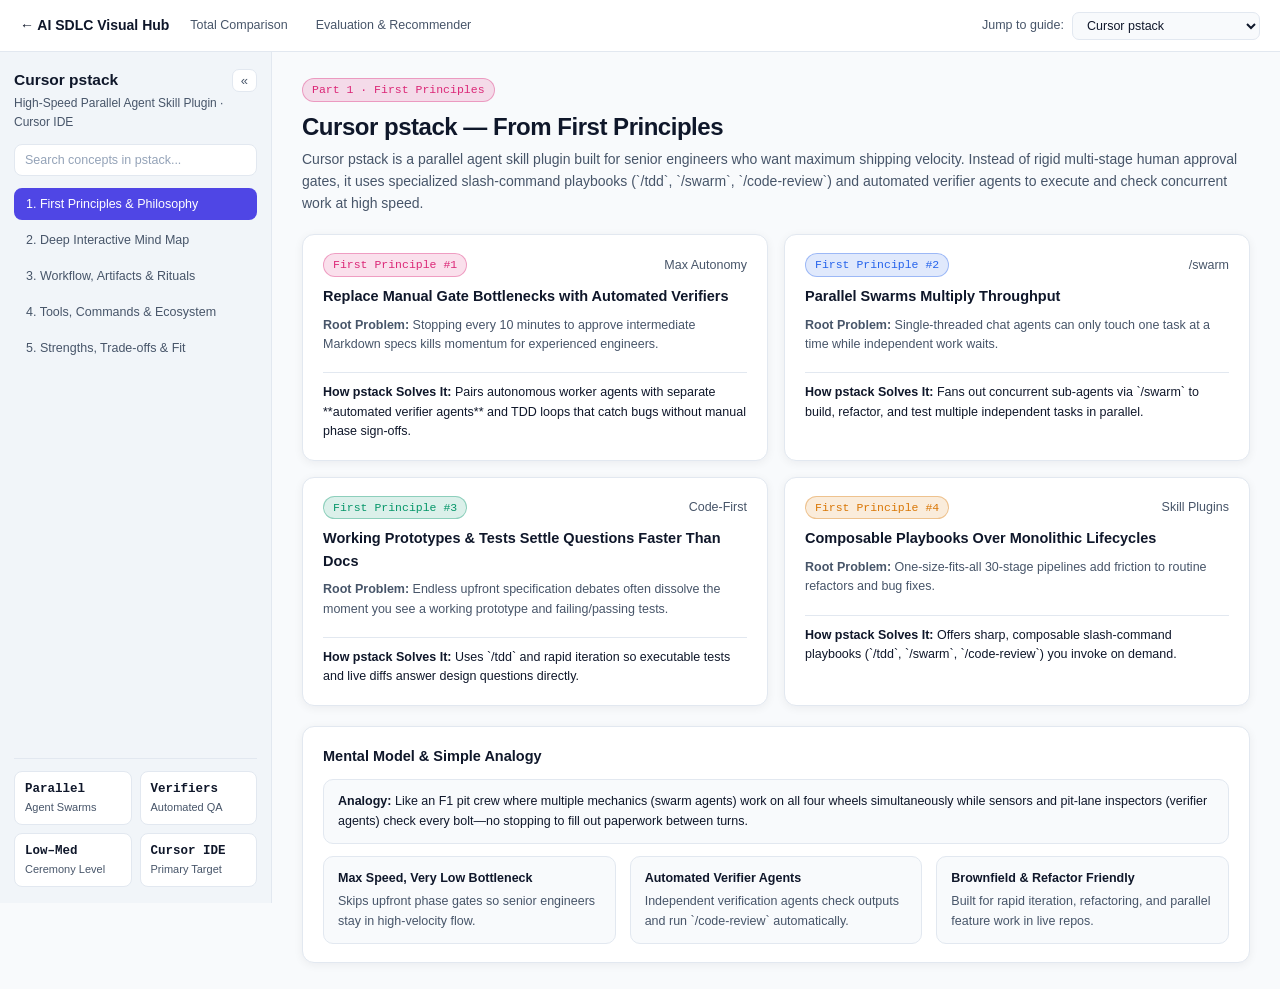
<file: aidlc/cursor-pstack/index.html>
<!DOCTYPE html>
<html lang="en">
<head>
  <meta charset="UTF-8" />
  <meta name="viewport" content="width=device-width, initial-scale=1.0" />
  <title>Cursor pstack — Visual Guide</title>
  <link rel="stylesheet" href="../shared/guide-styles.css?v=1" />
</head>
<body>
  <script src="../shared/guide-engine.js?v=1"></script>
  <script src="data.js?v=1"></script>
</body>
</html>
</file>
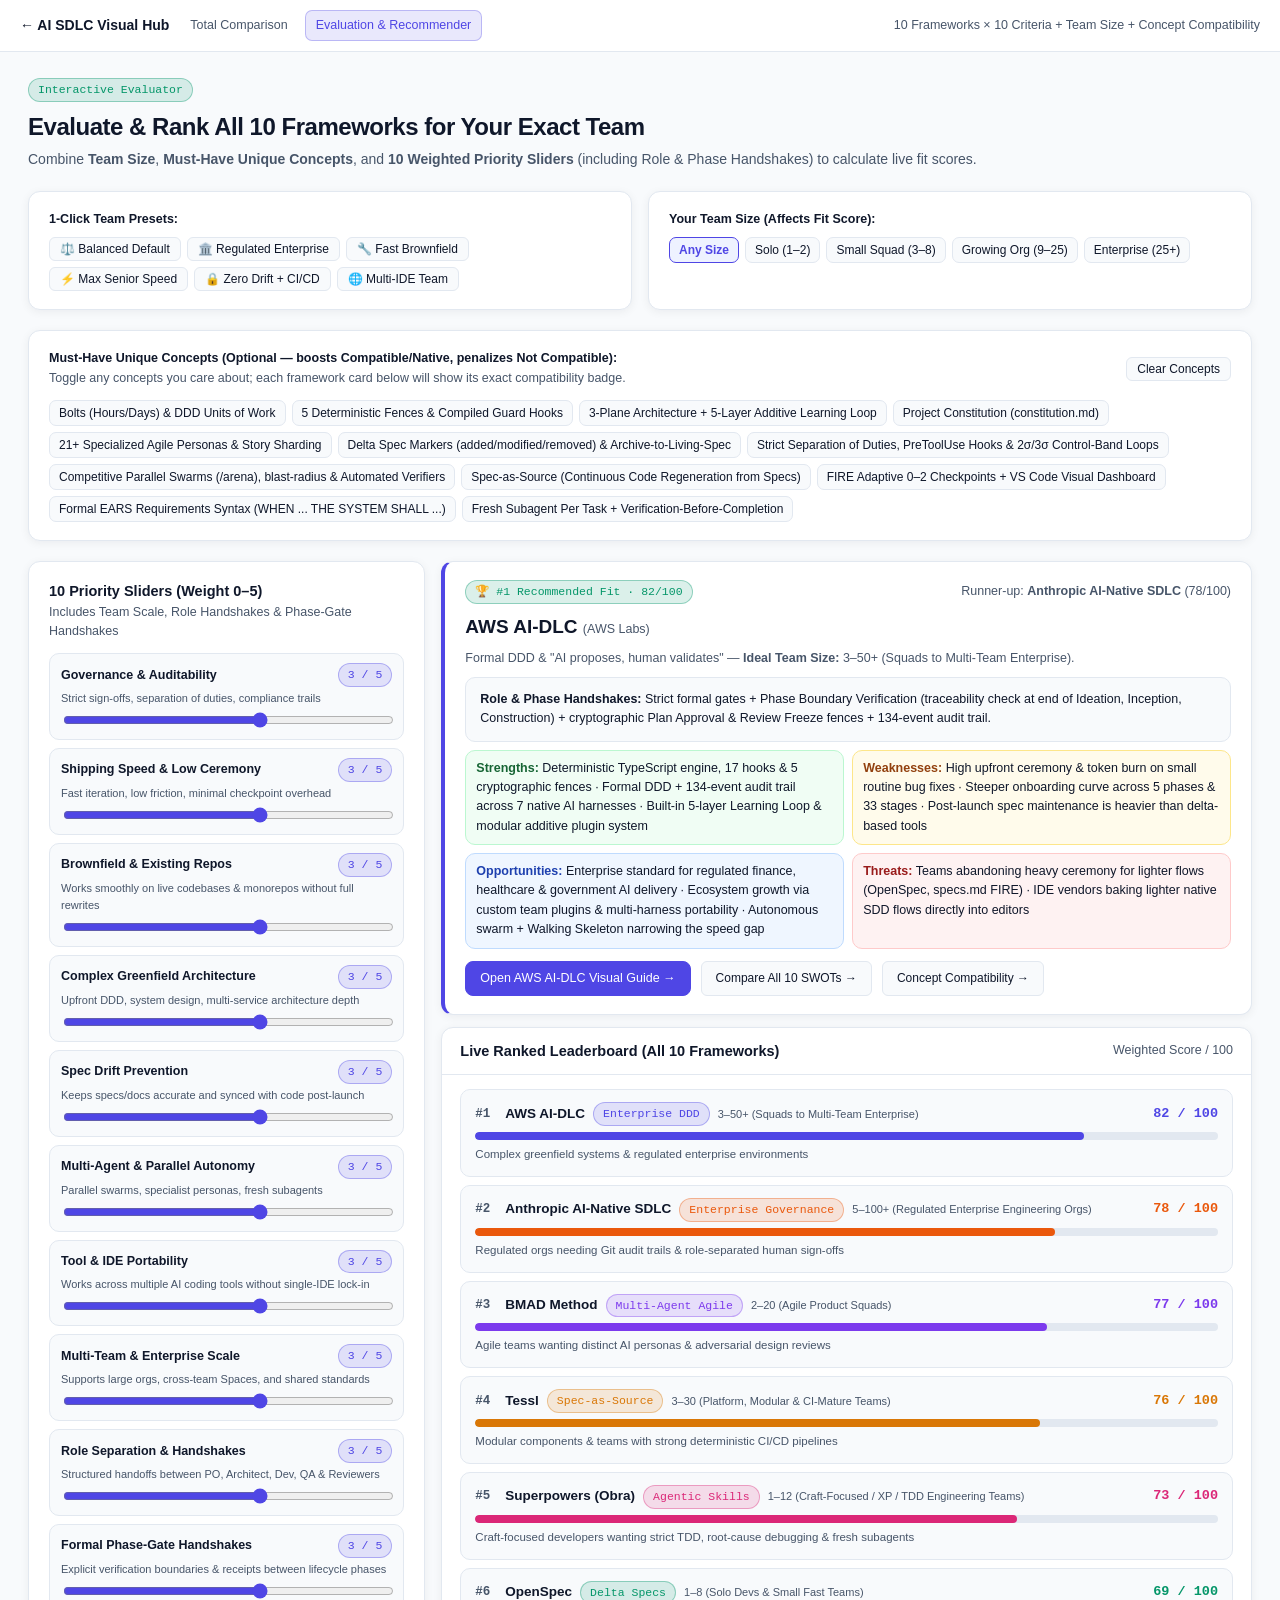
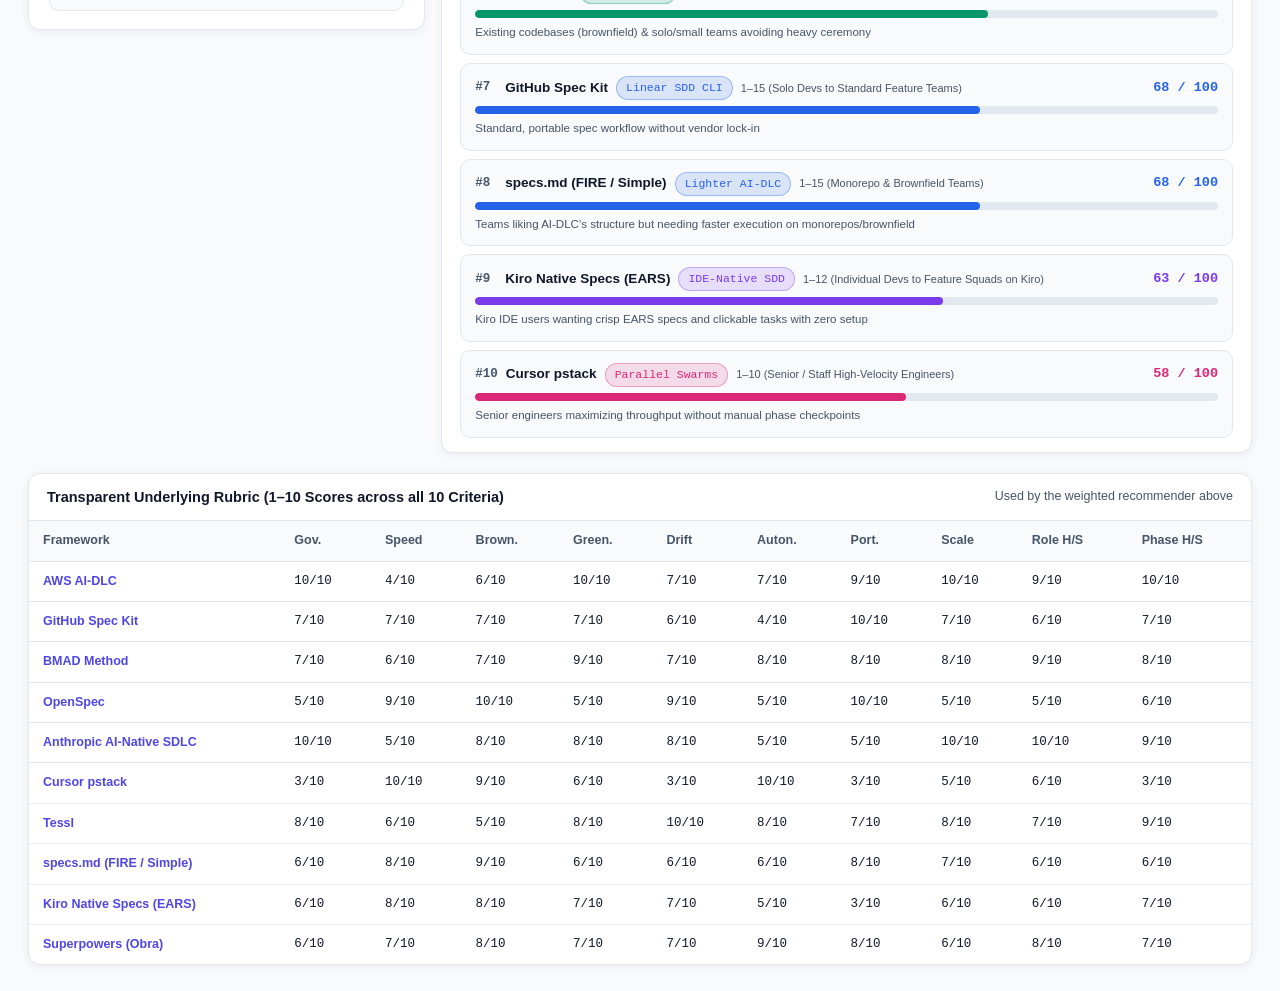
<file: aidlc/evaluation/index.html>
<!DOCTYPE html>
<html lang="en">
<head>
  <meta charset="UTF-8" />
  <meta name="viewport" content="width=device-width, initial-scale=1.0" />
  <title>Evaluation &amp; Fit Recommender — All 10 AI SDLC Frameworks</title>
  <link rel="stylesheet" href="../shared/guide-styles.css?v=2" />
  <style>
    .compat-badge {
      display: inline-block; padding: 2px 7px; border-radius: 999px;
      font-size: 11px; font-weight: 600; font-family: ui-monospace, monospace;
      white-space: nowrap; border: 1px solid transparent;
    }
    .c-native { background: #e0e7ff; color: #3730a3; border-color: #a5b4fc; }
    .c-compatible { background: #dcfce7; color: #166534; border-color: #86efac; }
    .c-partial { background: #fef3c7; color: #92400e; border-color: #fcd34d; }
    .c-neutral { background: #f1f5f9; color: #475569; border-color: #cbd5e1; }
    .c-incompatible { background: #fee2e2; color: #991b1b; border-color: #fca5a5; }
  </style>
</head>
<body>
  <header class="topbar">
    <div class="topbar-left">
      <a href="../" class="topbar-brand">← AI SDLC Visual Hub</a>
      <div class="topbar-links">
        <a href="../comparison/" class="topbar-link">Total Comparison</a>
        <a href="./" class="topbar-link active">Evaluation &amp; Recommender</a>
      </div>
    </div>
    <div class="xs muted">10 Frameworks × 10 Criteria + Team Size + Concept Compatibility</div>
  </header>

  <main class="main-wide section">
    <header class="sec-header">
      <span class="pill pill-c2">Interactive Evaluator</span>
      <h1>Evaluate &amp; Rank All 10 Frameworks for Your Exact Team</h1>
      <p>Combine <strong>Team Size</strong>, <strong>Must-Have Unique Concepts</strong>, and <strong>10 Weighted Priority Sliders</strong> (including Role &amp; Phase Handshakes) to calculate live fit scores.</p>
    </header>

    <!-- Presets + Team Size Selector -->
    <div class="grid-2">
      <div class="card stack-sm">
        <div class="xs" style="font-weight:600;">1-Click Team Presets:</div>
        <div class="flex-wrap">
          <button class="btn-sm" onclick="applyPreset('balanced')">⚖️ Balanced Default</button>
          <button class="btn-sm" onclick="applyPreset('enterprise')">🏛️ Regulated Enterprise</button>
          <button class="btn-sm" onclick="applyPreset('brownfield')">🔧 Fast Brownfield</button>
          <button class="btn-sm" onclick="applyPreset('velocity')">⚡ Max Senior Speed</button>
          <button class="btn-sm" onclick="applyPreset('zerodrift')">🔒 Zero Drift + CI/CD</button>
          <button class="btn-sm" onclick="applyPreset('portable')">🌐 Multi-IDE Team</button>
        </div>
      </div>

      <div class="card stack-sm">
        <div class="xs" style="font-weight:600;">Your Team Size (Affects Fit Score):</div>
        <div id="teamsize-picker" class="flex-wrap"></div>
      </div>
    </div>

    <!-- Must-Have Unique Concepts Compatibility Filter -->
    <div class="card stack-sm">
      <div style="display:flex;justify-content:space-between;align-items:center;flex-wrap:wrap;gap:8px;">
        <div>
          <div class="xs" style="font-weight:600;">Must-Have Unique Concepts (Optional — boosts Compatible/Native, penalizes Not Compatible):</div>
          <div class="xs muted">Toggle any concepts you care about; each framework card below will show its exact compatibility badge.</div>
        </div>
        <button class="btn-sm" onclick="clearMustConcepts()">Clear Concepts</button>
      </div>
      <div id="must-concepts-box" class="flex-wrap" style="padding-top:4px;"></div>
    </div>

    <div class="grid-12">
      <!-- Left: 10 Priority Sliders -->
      <aside class="col-4 card stack-md">
        <div>
          <h2 class="card-title">10 Priority Sliders (Weight 0–5)</h2>
          <div class="xs muted">Includes Team Scale, Role Handshakes &amp; Phase-Gate Handshakes</div>
        </div>
        <div id="sliders-box" class="stack-sm"></div>
      </aside>

      <!-- Right: Live Top Pick + Ranked Leaderboard -->
      <div class="col-8 stack-md">
        <div id="winner-card" class="card stack-sm" style="border-left:4px solid var(--primary);"></div>

        <div class="card card-flush">
          <div class="card-header">
            <h2 class="card-title">Live Ranked Leaderboard (All 10 Frameworks)</h2>
            <span class="xs muted">Weighted Score / 100</span>
          </div>
          <div id="leaderboard" class="stack-sm" style="padding:14px 18px;"></div>
        </div>
      </div>
    </div>

    <!-- Transparent Raw Score Matrix (1-10 across all 10 criteria) -->
    <div class="card card-flush">
      <div class="card-header">
        <h2 class="card-title">Transparent Underlying Rubric (1–10 Scores across all 10 Criteria)</h2>
        <span class="xs muted">Used by the weighted recommender above</span>
      </div>
      <div class="table-wrap">
        <table>
          <thead>
            <tr>
              <th>Framework</th>
              <th>Gov.</th>
              <th>Speed</th>
              <th>Brown.</th>
              <th>Green.</th>
              <th>Drift</th>
              <th>Auton.</th>
              <th>Port.</th>
              <th>Scale</th>
              <th>Role H/S</th>
              <th>Phase H/S</th>
            </tr>
          </thead>
          <tbody id="rubric-tbody"></tbody>
        </table>
      </div>
    </div>
  </main>

  <script src="../shared/frameworks-matrix.js?v=4"></script>
  <script src="../shared/comparison-deep.js?v=4"></script>
  <script>
    const weights = {
      governance: 3, speed: 3, brownfield: 3, greenfield: 3, driftControl: 3,
      autonomy: 3, portability: 3, teamScale: 3, roleHandshakes: 3, phaseHandshakes: 3
    };
    let selectedTeamSize = 'any';
    const mustConcepts = new Set();

    const TEAM_SIZES = [
      ['any', 'Any Size'],
      ['solo', 'Solo (1–2)'],
      ['small', 'Small Squad (3–8)'],
      ['medium', 'Growing Org (9–25)'],
      ['enterprise', 'Enterprise (25+)']
    ];

    const PRESETS = {
      balanced:   { size: 'any',        w: { governance: 3, speed: 3, brownfield: 3, greenfield: 3, driftControl: 3, autonomy: 3, portability: 3, teamScale: 3, roleHandshakes: 3, phaseHandshakes: 3 } },
      enterprise: { size: 'enterprise', w: { governance: 5, speed: 1, brownfield: 2, greenfield: 5, driftControl: 4, autonomy: 3, portability: 4, teamScale: 5, roleHandshakes: 5, phaseHandshakes: 5 } },
      brownfield: { size: 'small',      w: { governance: 2, speed: 5, brownfield: 5, greenfield: 1, driftControl: 4, autonomy: 3, portability: 4, teamScale: 2, roleHandshakes: 2, phaseHandshakes: 2 } },
      velocity:   { size: 'solo',       w: { governance: 1, speed: 5, brownfield: 4, greenfield: 2, driftControl: 1, autonomy: 5, portability: 1, teamScale: 1, roleHandshakes: 2, phaseHandshakes: 1 } },
      zerodrift:  { size: 'medium',     w: { governance: 4, speed: 2, brownfield: 2, greenfield: 4, driftControl: 5, autonomy: 4, portability: 3, teamScale: 4, roleHandshakes: 3, phaseHandshakes: 5 } },
      portable:   { size: 'small',      w: { governance: 3, speed: 4, brownfield: 4, greenfield: 3, driftControl: 4, autonomy: 2, portability: 5, teamScale: 3, roleHandshakes: 3, phaseHandshakes: 3 } }
    };

    const COMPAT_POINTS = { native: 10, compatible: 9, partial: 6, neutral: 5, incompatible: 1 };
    const STATUS_LABEL = { native: 'Native', compatible: 'Compatible', partial: 'Partial', neutral: 'Neutral', incompatible: 'Not Compat.' };

    function renderTeamSizes() {
      document.getElementById('teamsize-picker').innerHTML = TEAM_SIZES.map(([k, lbl]) => `
        <button onclick="selectedTeamSize='${k}';renderTeamSizes();evaluateAll();" class="child-chip"
          style="${selectedTeamSize === k ? 'border-color:var(--primary);background:#eef2ff;font-weight:600;color:var(--primary);' : ''}">${lbl}</button>
      `).join('');
    }

    function renderMustConcepts() {
      document.getElementById('must-concepts-box').innerHTML = UNIQUE_CONCEPTS.map(c => {
        const on = mustConcepts.has(c.id);
        return `<button onclick="toggleMustConcept('${c.id}')" class="child-chip"
          style="${on ? 'border-color:var(--primary);background:#eef2ff;font-weight:600;color:var(--primary);' : ''}">${on ? '✓ ' : ''}${c.concept}</button>`;
      }).join('');
    }

    function toggleMustConcept(id) {
      if (mustConcepts.has(id)) mustConcepts.delete(id);
      else mustConcepts.add(id);
      renderMustConcepts();
      evaluateAll();
    }

    function clearMustConcepts() {
      mustConcepts.clear();
      renderMustConcepts();
      evaluateAll();
    }

    function renderSliders() {
      document.getElementById('sliders-box').innerHTML = DIMENSIONS.map(d => `
        <div class="sub-box xs stack-sm" style="gap:3px;padding:9px 11px;">
          <div style="display:flex;justify-content:space-between;align-items:center;">
            <strong>${d.label}</strong>
            <span id="w-val-${d.key}" class="mono pill pill-primary">${weights[d.key]} / 5</span>
          </div>
          <div class="muted" style="font-size:11px;">${d.desc}</div>
          <input type="range" min="0" max="5" step="1" value="${weights[d.key]}"
            style="width:100%;accent-color:var(--primary);cursor:pointer;"
            oninput="updateWeight('${d.key}', this.value)" />
        </div>
      `).join('');
    }

    function updateWeight(key, val) {
      weights[key] = Number(val);
      document.getElementById(`w-val-${key}`).textContent = `${val} / 5`;
      evaluateAll();
    }

    function applyPreset(name) {
      const p = PRESETS[name];
      selectedTeamSize = p.size;
      Object.assign(weights, p.w);
      renderTeamSizes();
      renderSliders();
      evaluateAll();
    }

    function evaluateAll() {
      const baseWeight = Object.values(weights).reduce((a, b) => a + b, 0);
      const sizeWeight = selectedTeamSize === 'any' ? 0 : 4;
      const conceptWeightPerItem = 4;
      const totalWeight = (baseWeight + sizeWeight + mustConcepts.size * conceptWeightPerItem) || 1;

      const ranked = FRAMEWORKS_MATRIX.map(f => {
        let sum = 0;
        DIMENSIONS.forEach(d => { sum += (f.scores[d.key] || 0) * weights[d.key]; });
        if (selectedTeamSize !== 'any') {
          sum += (f.teamSizeFit[selectedTeamSize] || 5) * sizeWeight;
        }
        const conceptBadges = [];
        mustConcepts.forEach(cid => {
          const c = UNIQUE_CONCEPTS.find(x => x.id === cid);
          if (!c) return;
          const [st, why] = c.responses[f.id];
          sum += (COMPAT_POINTS[st] || 5) * conceptWeightPerItem;
          conceptBadges.push({ concept: c.concept.split('(')[0].trim(), st, why });
        });
        const pct = Math.round((sum / (totalWeight * 10)) * 100);
        const orgInfo = ORG_MATRIX.find(o => o.id === f.id);
        return { ...f, pct, conceptBadges, orgInfo };
      }).sort((a, b) => b.pct - a.pct);

      const top = ranked[0];
      const runner = ranked[1];
      const sw = SWOT_MATRIX[top.id];
      document.getElementById('winner-card').innerHTML = `
        <div style="display:flex;justify-content:space-between;align-items:center;flex-wrap:wrap;gap:8px;">
          <span class="pill pill-c2">🏆 #1 Recommended Fit · ${top.pct}/100</span>
          <span class="xs muted">Runner-up: <strong>${runner.name}</strong> (${runner.pct}/100)</span>
        </div>
        <h2 class="card-title" style="font-size:19px;">${top.name} <span class="xs muted" style="font-weight:400;">(${top.org})</span></h2>
        <div class="xs muted">${top.philosophy} — <strong>Ideal Team Size:</strong> ${top.orgInfo.teamSize}.</div>
        <div class="xs sub-box"><strong>Role &amp; Phase Handshakes:</strong> ${top.orgInfo.phaseHandshakes}</div>
        <div class="grid-2 xs" style="gap:8px;">
          <div class="sub-box" style="background:#f0fdf4;border-color:#bbf7d0;padding:8px 10px;"><strong style="color:#166534;">Strengths:</strong> ${sw.S.join(' · ')}</div>
          <div class="sub-box" style="background:#fffbeb;border-color:#fde68a;padding:8px 10px;"><strong style="color:#92400e;">Weaknesses:</strong> ${sw.W.join(' · ')}</div>
          <div class="sub-box" style="background:#eff6ff;border-color:#bfdbfe;padding:8px 10px;"><strong style="color:#1e40af;">Opportunities:</strong> ${sw.O.join(' · ')}</div>
          <div class="sub-box" style="background:#fef2f2;border-color:#fecaca;padding:8px 10px;"><strong style="color:#991b1b;">Threats:</strong> ${sw.T.join(' · ')}</div>
        </div>
        <div style="display:flex;gap:10px;flex-wrap:wrap;margin-top:4px;">
          <a href="${top.href}" class="btn-primary">Open ${top.name} Visual Guide →</a>
          <a href="../comparison/#swot" class="btn-sm" style="padding:7px 14px;">Compare All 10 SWOTs →</a>
          <a href="../comparison/#concepts" class="btn-sm" style="padding:7px 14px;">Concept Compatibility →</a>
        </div>
      `;

      document.getElementById('leaderboard').innerHTML = ranked.map((f, idx) => `
        <div class="sub-box xs stack-sm" style="gap:6px;">
          <div style="display:flex;justify-content:space-between;align-items:center;gap:8px;flex-wrap:wrap;">
            <div style="display:flex;align-items:center;gap:8px;flex-wrap:wrap;">
              <span class="mono" style="font-weight:700;min-width:22px;color:var(--muted-foreground);">#${idx + 1}</span>
              <a href="${f.href}" style="font-weight:700;font-size:13.5px;color:var(--foreground);">${f.name}</a>
              <span class="pill ${f.pill}">${f.category}</span>
              <span class="muted" style="font-size:11px;">${f.orgInfo.teamSize}</span>
            </div>
            <span class="mono" style="font-weight:700;font-size:13.5px;color:${f.color};">${f.pct} / 100</span>
          </div>
          <div class="bar-track"><div class="bar-fill" style="width:${f.pct}%;background:${f.color};"></div></div>
          ${f.conceptBadges.length ? `
            <div class="flex-wrap" style="padding-top:2px;">
              ${f.conceptBadges.map(b => `<span class="compat-badge c-${b.st}" title="${b.why.replace(/"/g, '&quot;')}">${b.concept}: ${STATUS_LABEL[b.st]}</span>`).join('')}
            </div>
          ` : ''}
          <div class="muted" style="font-size:11.5px;">${f.bestUseCase}</div>
        </div>
      `).join('');
    }

    function renderRubric() {
      document.getElementById('rubric-tbody').innerHTML = FRAMEWORKS_MATRIX.map(f => `
        <tr>
          <td><a href="${f.href}" style="font-weight:600;white-space:nowrap;">${f.name}</a></td>
          ${DIMENSIONS.map(d => `<td class="mono">${f.scores[d.key]}/10</td>`).join('')}
        </tr>
      `).join('');
    }

    renderTeamSizes();
    renderMustConcepts();
    renderSliders();
    evaluateAll();
    renderRubric();
  </script>
</body>
</html>
</file>
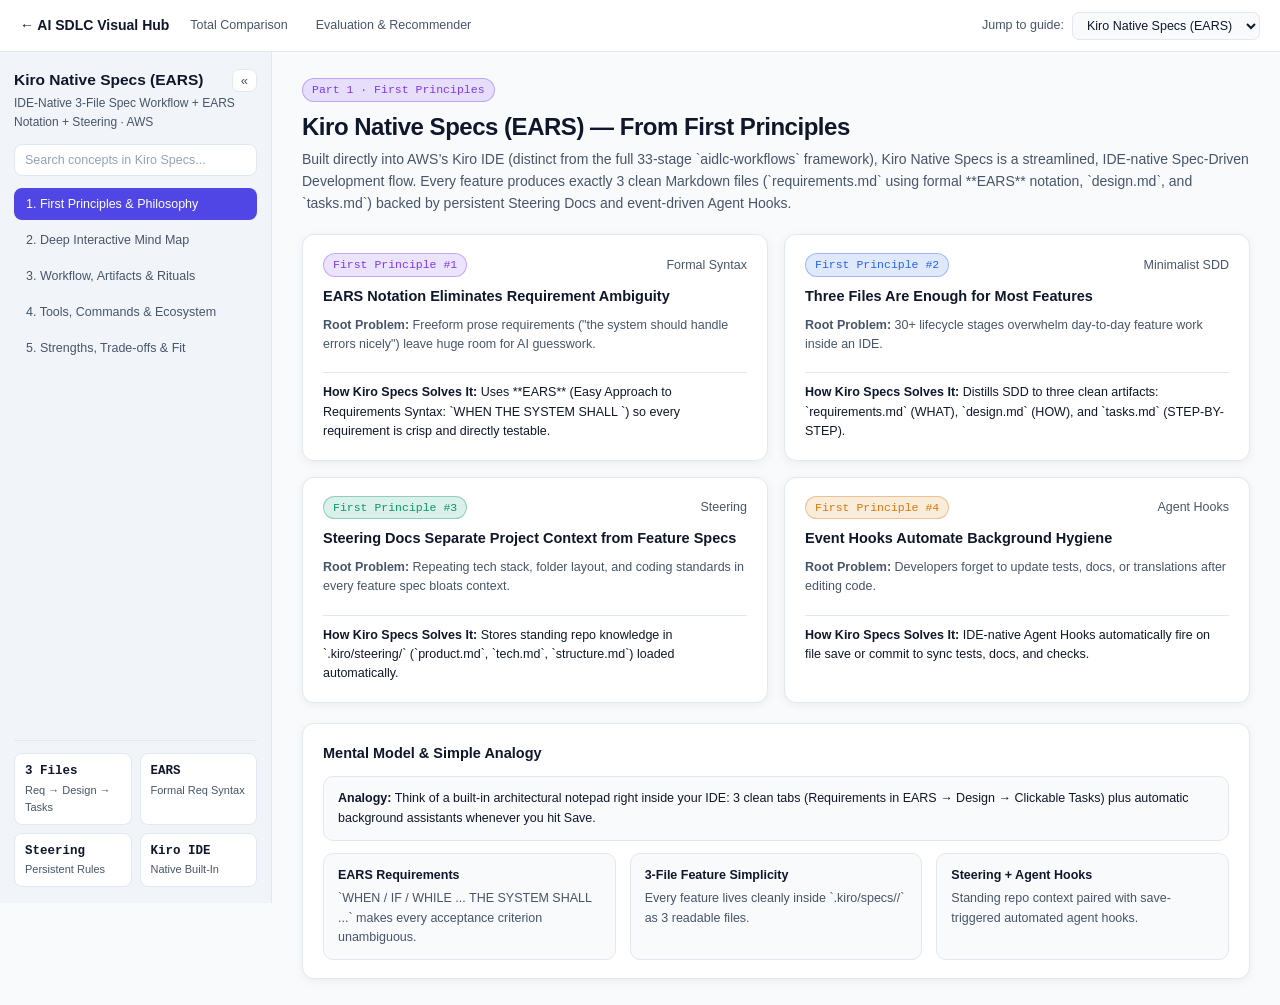
<file: aidlc/kiro-specs/index.html>
<!DOCTYPE html>
<html lang="en">
<head>
  <meta charset="UTF-8" />
  <meta name="viewport" content="width=device-width, initial-scale=1.0" />
  <title>Kiro Native Specs (EARS) — Visual Guide</title>
  <link rel="stylesheet" href="../shared/guide-styles.css?v=1" />
</head>
<body>
  <script src="../shared/guide-engine.js?v=1"></script>
  <script src="data.js?v=1"></script>
</body>
</html>
</file>
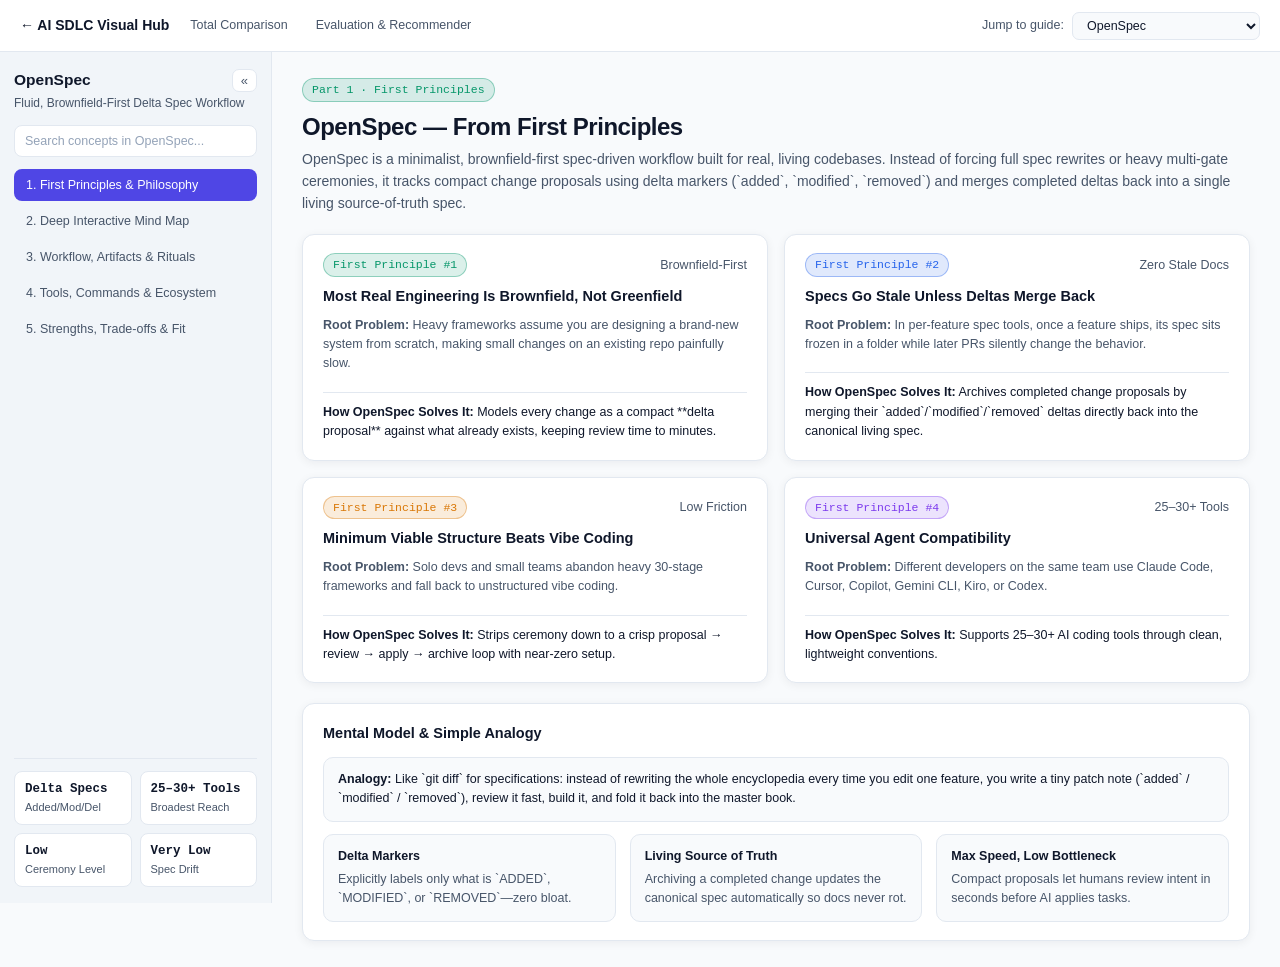
<file: aidlc/openspec/index.html>
<!DOCTYPE html>
<html lang="en">
<head>
  <meta charset="UTF-8" />
  <meta name="viewport" content="width=device-width, initial-scale=1.0" />
  <title>OpenSpec — Visual Guide</title>
  <link rel="stylesheet" href="../shared/guide-styles.css?v=1" />
</head>
<body>
  <script src="../shared/guide-engine.js?v=1"></script>
  <script src="data.js?v=1"></script>
</body>
</html>
</file>
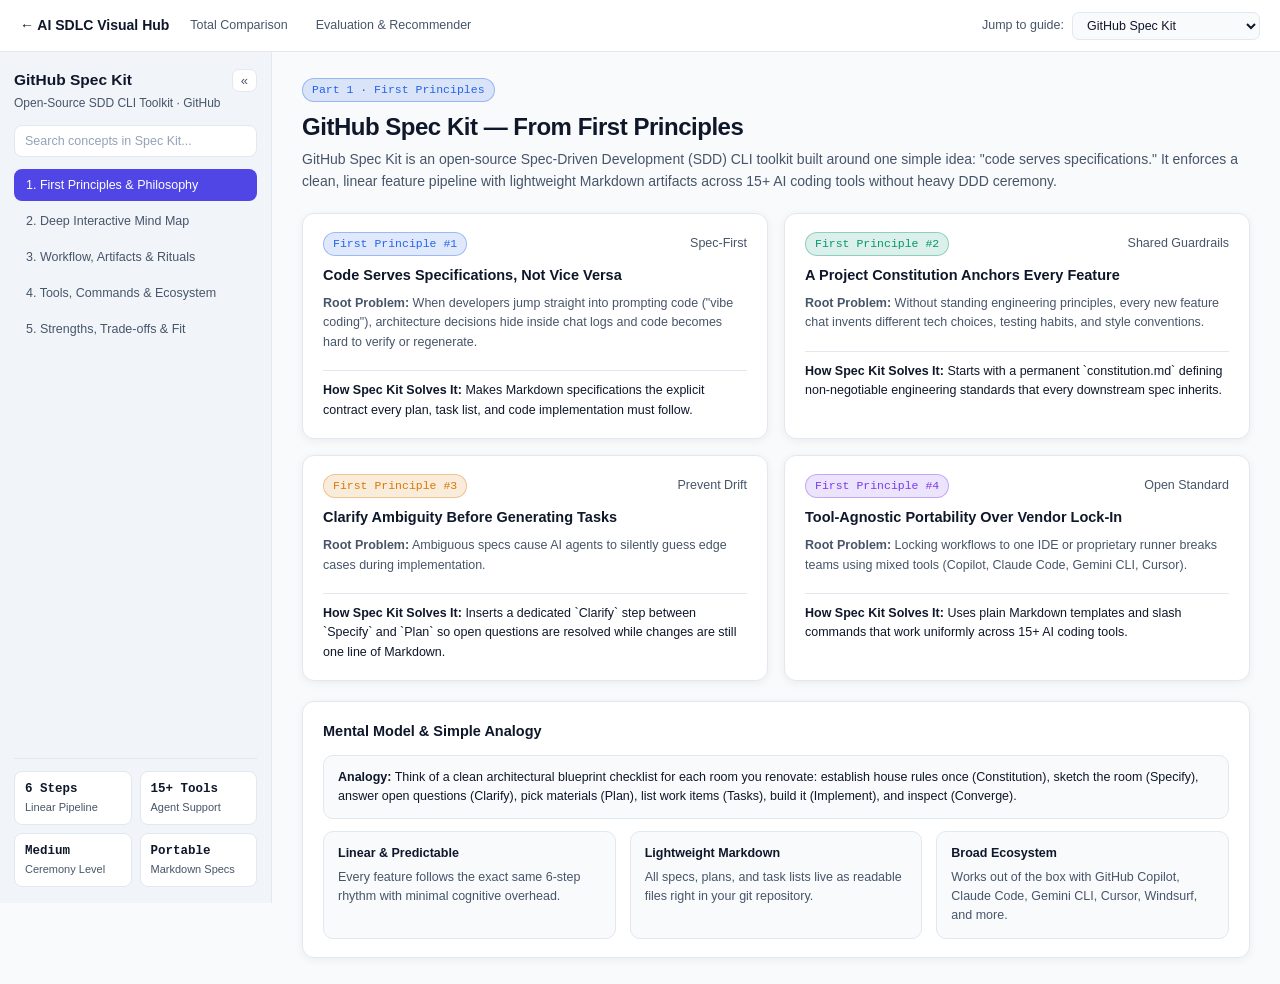
<file: aidlc/spec-kit/index.html>
<!DOCTYPE html>
<html lang="en">
<head>
  <meta charset="UTF-8" />
  <meta name="viewport" content="width=device-width, initial-scale=1.0" />
  <title>GitHub Spec Kit — Visual Guide</title>
  <link rel="stylesheet" href="../shared/guide-styles.css?v=1" />
</head>
<body>
  <script src="../shared/guide-engine.js?v=1"></script>
  <script src="data.js?v=1"></script>
</body>
</html>
</file>
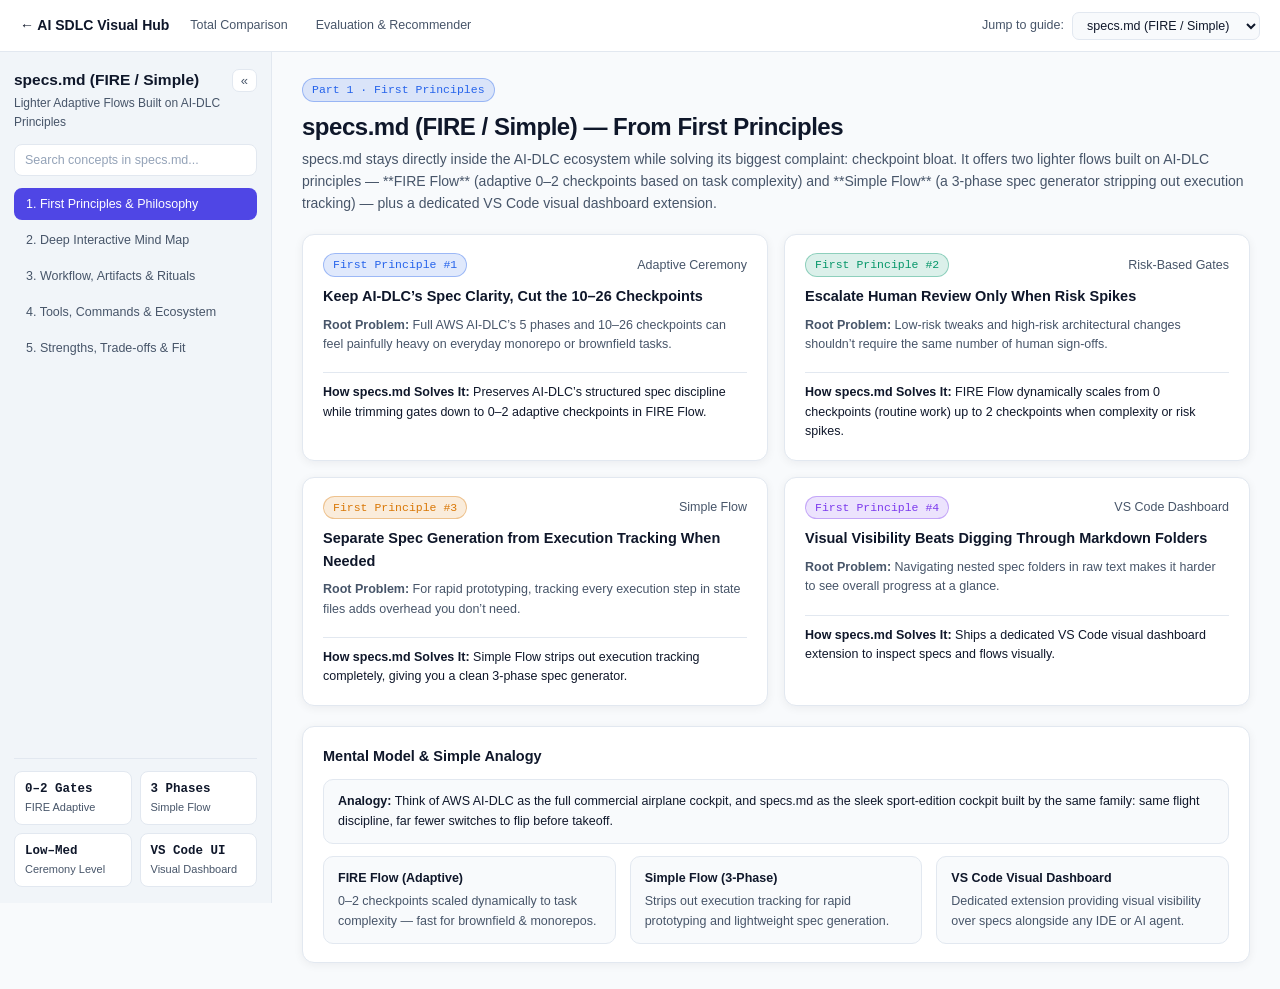
<file: aidlc/specs-md/index.html>
<!DOCTYPE html>
<html lang="en">
<head>
  <meta charset="UTF-8" />
  <meta name="viewport" content="width=device-width, initial-scale=1.0" />
  <title>specs.md (FIRE &amp; Simple Flows) — Visual Guide</title>
  <link rel="stylesheet" href="../shared/guide-styles.css?v=1" />
</head>
<body>
  <script src="../shared/guide-engine.js?v=1"></script>
  <script src="data.js?v=1"></script>
</body>
</html>
</file>
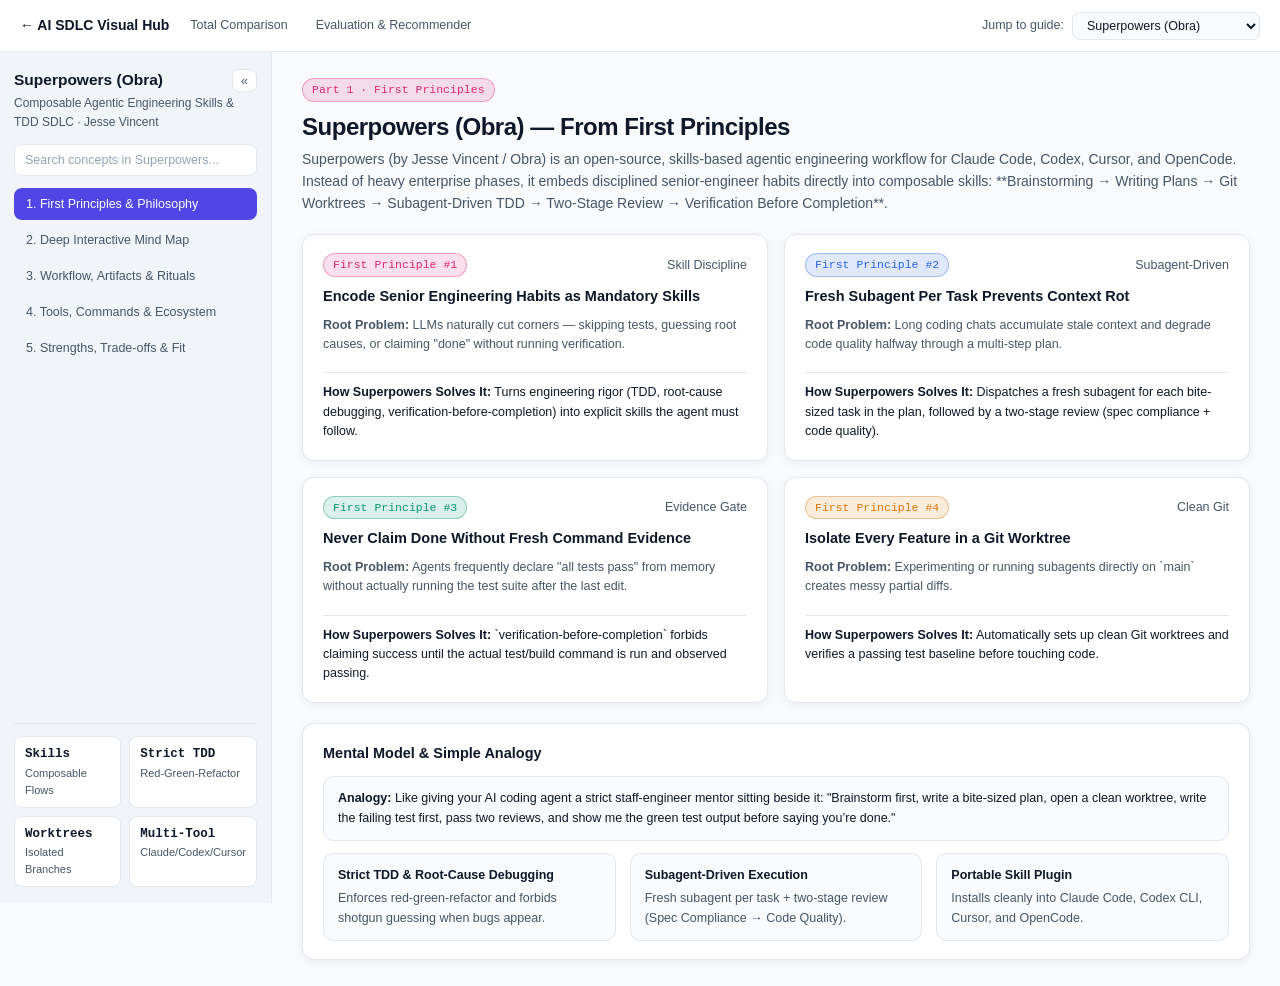
<file: aidlc/superpowers/index.html>
<!DOCTYPE html>
<html lang="en">
<head>
  <meta charset="UTF-8" />
  <meta name="viewport" content="width=device-width, initial-scale=1.0" />
  <title>Superpowers (Obra) — Visual Guide</title>
  <link rel="stylesheet" href="../shared/guide-styles.css?v=1" />
</head>
<body>
  <script src="../shared/guide-engine.js?v=1"></script>
  <script src="data.js?v=1"></script>
</body>
</html>
</file>
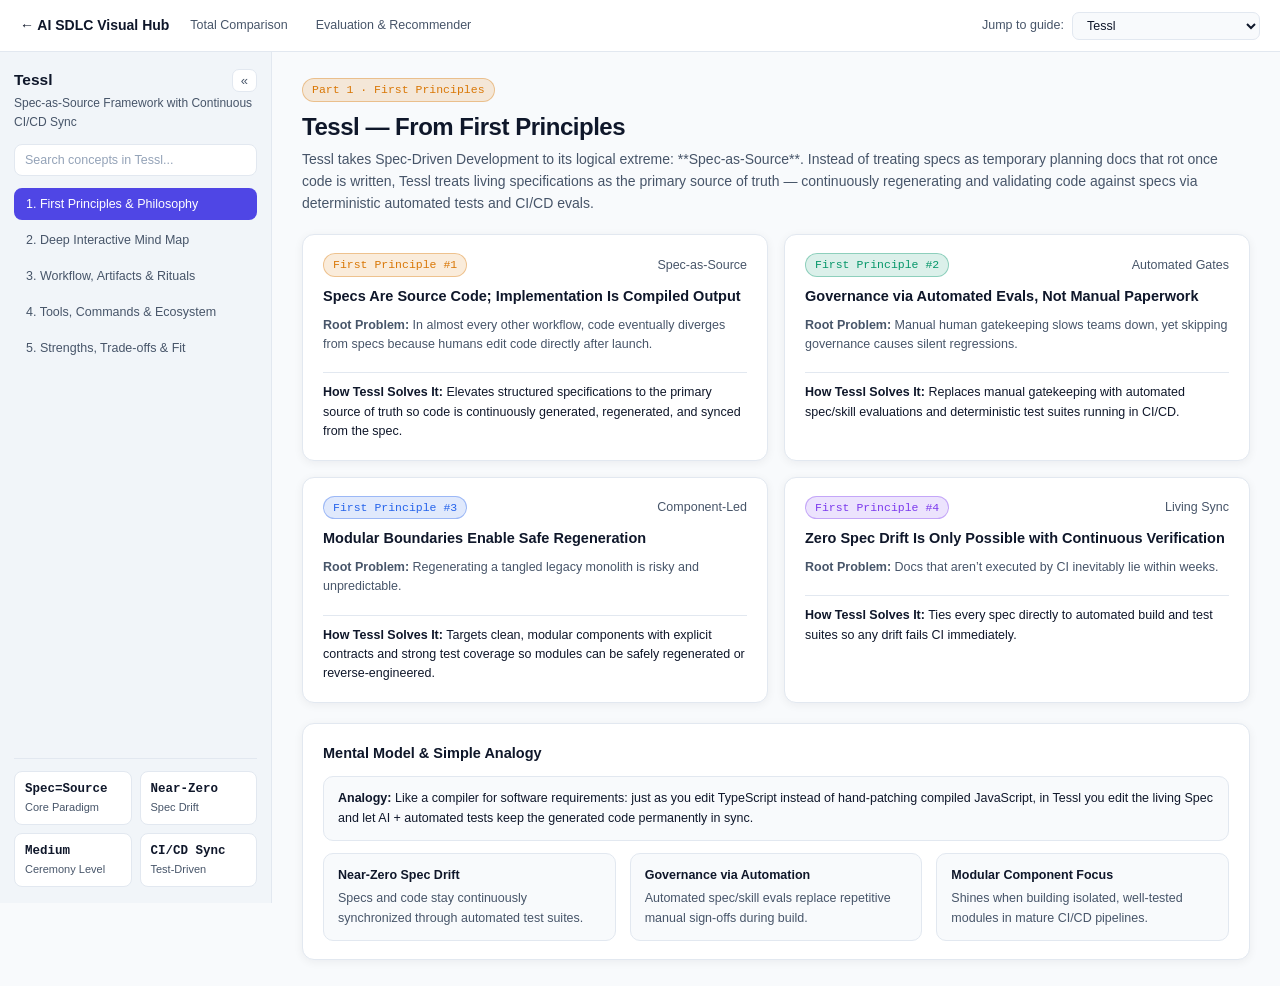
<file: aidlc/tessl/index.html>
<!DOCTYPE html>
<html lang="en">
<head>
  <meta charset="UTF-8" />
  <meta name="viewport" content="width=device-width, initial-scale=1.0" />
  <title>Tessl — Visual Guide</title>
  <link rel="stylesheet" href="../shared/guide-styles.css?v=1" />
</head>
<body>
  <script src="../shared/guide-engine.js?v=1"></script>
  <script src="data.js?v=1"></script>
</body>
</html>
</file>
<file: aidlc/shared/guide-styles.css>
:root {
  --background: #f8fafc;
  --sidebar: #f1f5f9;
  --card: #ffffff;
  --content: #f8fafc;
  --border: #e2e8f0;
  --foreground: #0f172a;
  --muted-foreground: #475569;
  --placeholder: #94a3b8;
  --primary: #4f46e5;
  --primary-foreground: #ffffff;
  --chart-1: #2563eb;
  --chart-2: #059669;
  --chart-3: #db2777;
  --chart-4: #d97706;
  --chart-5: #7c3aed;
  --chart-6: #ea580c;
  --shadow: 0 2px 10px rgba(15, 23, 42, 0.06);
}

*, *::before, *::after { box-sizing: border-box; }

body {
  margin: 0;
  padding: 0;
  background: var(--background);
  color: var(--foreground);
  font-family: -apple-system, BlinkMacSystemFont, "Inter", "Segoe UI", Roboto, sans-serif;
  font-size: 14px;
  line-height: 1.55;
  -webkit-font-smoothing: antialiased;
}

code {
  font-family: ui-monospace, SFMono-Regular, Menlo, Monaco, Consolas, monospace;
  font-size: 0.9em;
  background: #f1f5f9;
  padding: 1px 5px;
  border-radius: 4px;
}

a { color: var(--primary); text-decoration: none; }
a:hover { text-decoration: underline; }

/* Global Top Hub Bar */
.topbar {
  background: var(--card);
  border-bottom: 1px solid var(--border);
  padding: 10px 20px;
  display: flex;
  align-items: center;
  justify-content: space-between;
  gap: 12px;
  flex-wrap: wrap;
  position: sticky;
  top: 0;
  z-index: 30;
}
.topbar-left {
  display: flex;
  align-items: center;
  gap: 10px;
  flex-wrap: wrap;
}
.topbar-brand {
  font-weight: 700;
  font-size: 14px;
  color: var(--foreground);
  text-decoration: none;
}
.topbar-brand:hover { color: var(--primary); text-decoration: none; }
.topbar-links {
  display: flex;
  align-items: center;
  gap: 6px;
  flex-wrap: wrap;
}
.topbar-link {
  padding: 5px 10px;
  border-radius: 7px;
  font-size: 12.5px;
  font-weight: 500;
  color: var(--muted-foreground);
  border: 1px solid transparent;
}
.topbar-link:hover {
  background: var(--sidebar);
  color: var(--foreground);
  text-decoration: none;
}
.topbar-link.active {
  background: color-mix(in srgb, var(--primary) 12%, transparent);
  color: var(--primary);
  border-color: color-mix(in srgb, var(--primary) 30%, transparent);
}
.topbar-select {
  padding: 5px 10px;
  border-radius: 7px;
  border: 1px solid var(--border);
  background: var(--content);
  color: var(--foreground);
  font-size: 12.5px;
  cursor: pointer;
}

.layout {
  display: flex;
  min-height: calc(100vh - 49px);
}

/* Sidebar */
.sidebar {
  width: 272px;
  flex-shrink: 0;
  background: var(--sidebar);
  border-right: 1px solid var(--border);
  padding: 16px 14px;
  display: flex;
  flex-direction: column;
  gap: 12px;
  position: sticky;
  top: 49px;
  height: calc(100vh - 49px);
  overflow-y: auto;
}
.layout.sidebar-collapsed .sidebar {
  display: none !important;
}
.layout.sidebar-collapsed .main {
  max-width: 100%;
}

.brand-row {
  display: flex;
  align-items: center;
  justify-content: space-between;
  gap: 8px;
}
.brand-title { font-size: 15.5px; font-weight: 700; }
.brand-sub { font-size: 12px; color: var(--muted-foreground); margin-top: 2px; }

.sidebar-toggle-btn {
  background: var(--card);
  border: 1px solid var(--border);
  color: var(--muted-foreground);
  border-radius: 7px;
  padding: 3px 8px;
  font-size: 13px;
  line-height: 1.2;
  cursor: pointer;
}
.sidebar-toggle-btn:hover { border-color: var(--primary); color: var(--foreground); }

.reopen-bar { display: flex; align-items: center; margin-bottom: 12px; }
.reopen-btn {
  background: var(--card);
  border: 1px solid var(--border);
  color: var(--foreground);
  border-radius: 8px;
  padding: 6px 12px;
  font-size: 12.5px;
  font-weight: 500;
  cursor: pointer;
  box-shadow: var(--shadow);
}
.reopen-btn:hover { border-color: var(--primary); }

/* Search */
.search-wrap { position: relative; }
.search-input {
  width: 100%;
  padding: 8px 28px 8px 10px;
  border-radius: 8px;
  border: 1px solid var(--border);
  background: var(--card);
  color: var(--foreground);
  font-size: 12.5px;
  outline: none;
}
.search-input::placeholder { color: var(--placeholder); }
.search-input:focus { border-color: var(--primary); }
.clear-btn {
  position: absolute; right: 6px; top: 6px;
  background: transparent; border: none; color: var(--muted-foreground);
  cursor: pointer; font-size: 12px; padding: 2px 5px;
}
.search-results { display: flex; flex-direction: column; gap: 6px; max-height: 240px; overflow-y: auto; }
.search-item {
  width: 100%; text-align: left; padding: 8px 10px; border-radius: 8px;
  background: var(--card); border: 1px solid var(--border); color: var(--foreground);
  cursor: pointer; font-size: 12px;
}
.search-item:hover { border-color: var(--primary); }
.search-item-hint { color: var(--muted-foreground); white-space: nowrap; overflow: hidden; text-overflow: ellipsis; margin-top: 2px; }

/* Nav */
.nav { display: flex; flex-direction: column; gap: 4px; }
.nav-btn {
  text-align: left; padding: 8px 11px; border-radius: 8px; border: 1px solid transparent;
  background: transparent; color: var(--muted-foreground); font-size: 12.5px; font-weight: 500;
  cursor: pointer; transition: background-color 0.14s ease, color 0.14s ease;
}
.nav-btn:hover { background: var(--card); color: var(--foreground); }
.nav-btn.active { background: var(--primary); color: var(--primary-foreground); }

.stats-grid {
  display: grid; grid-template-columns: 1fr 1fr; gap: 8px;
  padding-top: 12px; margin-top: auto; border-top: 1px solid var(--border);
}
.stat-box { background: var(--card); border: 1px solid var(--border); border-radius: 8px; padding: 8px 10px; }
.stat-val { font-family: ui-monospace, monospace; font-weight: 700; font-size: 12.5px; }
.stat-lbl { font-size: 11px; color: var(--muted-foreground); }

/* Main */
.main {
  flex: 1;
  padding: 26px 30px;
  max-width: 1180px;
  width: 100%;
  margin: 0 auto;
}
.main-wide {
  max-width: 1320px;
  margin: 0 auto;
  padding: 26px 28px;
}

.section { display: flex; flex-direction: column; gap: 20px; }
.hidden { display: none !important; }

.sec-header h1 { margin: 6px 0 4px; font-size: 24px; font-weight: 700; letter-spacing: -0.02em; }
.sec-header p { margin: 0; font-size: 14px; color: var(--muted-foreground); }

/* Cards & Grids */
.card {
  background: var(--card);
  border: 1px solid var(--border);
  border-radius: 12px;
  padding: 18px 20px;
  box-shadow: var(--shadow);
}
.card-flush { padding: 0; overflow: hidden; }
.card-header {
  padding: 12px 18px;
  border-bottom: 1px solid var(--border);
  display: flex;
  align-items: center;
  justify-content: space-between;
  gap: 10px;
  flex-wrap: wrap;
}
.card-title { margin: 0; font-size: 14.5px; font-weight: 600; }
.sub-box {
  background: var(--content);
  border: 1px solid var(--border);
  border-radius: 10px;
  padding: 12px 14px;
}
.muted { color: var(--muted-foreground); }
.xs { font-size: 12.5px; }
.mono { font-family: ui-monospace, SFMono-Regular, Menlo, monospace; }

.grid-2 { display: grid; grid-template-columns: repeat(2, minmax(0, 1fr)); gap: 16px; }
.grid-3 { display: grid; grid-template-columns: repeat(3, minmax(0, 1fr)); gap: 14px; }
.grid-4 { display: grid; grid-template-columns: repeat(4, minmax(0, 1fr)); gap: 12px; }
.grid-12 { display: grid; grid-template-columns: repeat(12, minmax(0, 1fr)); gap: 16px; align-items: start; }
.col-8 { grid-column: span 8; }
.col-4 { grid-column: span 4; }

/* Pills */
.pill {
  display: inline-block;
  font-family: ui-monospace, monospace;
  font-size: 11.5px;
  padding: 2px 9px;
  border-radius: 999px;
  border: 1px solid var(--border);
}
.pill-primary { background: color-mix(in srgb, var(--primary) 14%, transparent); color: var(--primary); border-color: color-mix(in srgb, var(--primary) 36%, transparent); }
.pill-c1 { background: color-mix(in srgb, var(--chart-1) 14%, transparent); color: var(--chart-1); border-color: color-mix(in srgb, var(--chart-1) 36%, transparent); }
.pill-c2 { background: color-mix(in srgb, var(--chart-2) 14%, transparent); color: var(--chart-2); border-color: color-mix(in srgb, var(--chart-2) 36%, transparent); }
.pill-c3 { background: color-mix(in srgb, var(--chart-3) 14%, transparent); color: var(--chart-3); border-color: color-mix(in srgb, var(--chart-3) 36%, transparent); }
.pill-c4 { background: color-mix(in srgb, var(--chart-4) 14%, transparent); color: var(--chart-4); border-color: color-mix(in srgb, var(--chart-4) 36%, transparent); }
.pill-c5 { background: color-mix(in srgb, var(--chart-5) 14%, transparent); color: var(--chart-5); border-color: color-mix(in srgb, var(--chart-5) 36%, transparent); }
.pill-c6 { background: color-mix(in srgb, var(--chart-6) 14%, transparent); color: var(--chart-6); border-color: color-mix(in srgb, var(--chart-6) 36%, transparent); }

/* Tables */
.table-wrap { overflow-x: auto; }
table { width: 100%; border-collapse: collapse; font-size: 12.5px; }
th {
  text-align: left; padding: 10px 14px; background: var(--content);
  border-bottom: 1px solid var(--border); color: var(--muted-foreground); font-weight: 600;
}
td { padding: 10px 14px; border-bottom: 1px solid var(--border); vertical-align: top; }
tr:last-child td { border-bottom: none; }

/* Mind Map */
.svg-wrap { overflow: auto; background: var(--content); padding: 14px; max-height: 74vh; min-height: 440px; }
.node-group { cursor: pointer; }
.node-group:hover .node-rect { filter: brightness(0.97); }
.mm-toolbar { display: flex; align-items: center; gap: 6px; flex-wrap: wrap; }
.crumb-bar { display: flex; flex-wrap: wrap; align-items: center; gap: 4px; font-size: 11.5px; color: var(--muted-foreground); }
.crumb-btn { background: transparent; border: none; padding: 0; color: var(--primary); font-size: 11.5px; cursor: pointer; }
.crumb-btn:hover { text-decoration: underline; }
.child-chip {
  padding: 5px 9px; border-radius: 7px; border: 1px solid var(--border);
  background: var(--content); color: var(--foreground); font-size: 12px; cursor: pointer; text-align: left;
}
.child-chip:hover { border-color: var(--primary); background: var(--card); }
.insp-sticky { position: sticky; top: 68px; max-height: 80vh; overflow-y: auto; }
.mm-insp-collapsed #mm-canvas-col { grid-column: 1 / -1 !important; }
.mm-insp-collapsed #mm-insp-col { display: none !important; }

.btn-sm {
  padding: 4px 10px; border-radius: 6px; border: 1px solid var(--border);
  background: var(--content); color: var(--foreground); font-size: 12px; cursor: pointer;
}
.btn-sm:hover { border-color: var(--primary); }
.btn-primary {
  padding: 7px 14px; border-radius: 8px; border: 1px solid var(--primary);
  background: var(--primary); color: var(--primary-foreground); font-size: 12.5px; font-weight: 500; cursor: pointer;
}
.btn-primary:hover { filter: brightness(1.06); }

/* Score bars */
.bar-track {
  height: 8px; width: 100%; border-radius: 999px; background: #e2e8f0; overflow: hidden;
}
.bar-fill {
  height: 100%; border-radius: 999px; transition: width 0.25s ease;
}

.divider-top { border-top: 1px solid var(--border); padding-top: 10px; margin-top: 10px; }
.stack-sm { display: flex; flex-direction: column; gap: 8px; }
.stack-md { display: flex; flex-direction: column; gap: 12px; }
.flex-wrap { display: flex; flex-wrap: wrap; gap: 6px; align-items: center; }

/* Hub Cards */
.hub-card {
  display: flex; flex-direction: column; gap: 8px;
  background: var(--card); border: 1px solid var(--border); border-radius: 12px;
  padding: 18px; box-shadow: var(--shadow); color: var(--foreground);
  text-decoration: none; transition: border-color 0.15s ease, transform 0.15s ease;
}
.hub-card:hover { border-color: var(--primary); transform: translateY(-2px); text-decoration: none; }

@media (max-width: 1024px) {
  .layout { flex-direction: column; }
  .sidebar { width: 100%; height: auto; position: static; border-right: none; border-bottom: 1px solid var(--border); }
  .nav { flex-direction: row; overflow-x: auto; }
  .nav-btn { white-space: nowrap; }
  .stats-grid { display: none; }
  .main, .main-wide { padding: 18px 16px; }
  .grid-2, .grid-3, .grid-4, .grid-12 { grid-template-columns: 1fr; }
  .col-8, .col-4 { grid-column: span 1; }
}
</file>
<file: aidlc/aws/assets/styles.css>
:root {
  --background: #f8fafc;
  --sidebar: #f1f5f9;
  --card: #ffffff;
  --content: #f8fafc;
  --border: #e2e8f0;
  --foreground: #0f172a;
  --muted-foreground: #475569;
  --placeholder: #94a3b8;
  --primary: #4f46e5;
  --primary-foreground: #ffffff;
  --chart-1: #2563eb;
  --chart-2: #059669;
  --chart-3: #db2777;
  --chart-4: #d97706;
  --chart-5: #7c3aed;
  --chart-6: #ea580c;
  --shadow: 0 2px 10px rgba(15, 23, 42, 0.06);
}

*, *::before, *::after { box-sizing: border-box; }

body {
  margin: 0;
  padding: 0;
  background: var(--background);
  color: var(--foreground);
  font-family: -apple-system, BlinkMacSystemFont, "Inter", "Segoe UI", Roboto, sans-serif;
  font-size: 14px;
  line-height: 1.55;
  -webkit-font-smoothing: antialiased;
}

code {
  font-family: ui-monospace, SFMono-Regular, Menlo, Monaco, Consolas, monospace;
  font-size: 0.9em;
}

.layout {
  display: flex;
  min-height: 100vh;
}

/* Sidebar */
.sidebar {
  width: 276px;
  flex-shrink: 0;
  background: var(--sidebar);
  border-right: 1px solid var(--border);
  padding: 18px 16px;
  display: flex;
  flex-direction: column;
  gap: 14px;
  position: sticky;
  top: 0;
  height: 100vh;
  overflow-y: auto;
  transition: width 0.18s ease, padding 0.18s ease, opacity 0.15s ease;
}

.layout.sidebar-collapsed .sidebar {
  display: none !important;
}

.layout.sidebar-collapsed .main {
  max-width: 100%;
}

.sidebar-toggle-btn {
  background: var(--card);
  border: 1px solid var(--border);
  color: var(--muted-foreground);
  border-radius: 7px;
  padding: 3px 8px;
  font-size: 13px;
  line-height: 1.2;
  cursor: pointer;
}
.sidebar-toggle-btn:hover {
  border-color: var(--primary);
  color: var(--foreground);
}

.reopen-bar {
  display: flex;
  align-items: center;
  margin-bottom: 12px;
}
.reopen-btn {
  background: var(--card);
  border: 1px solid var(--border);
  color: var(--foreground);
  border-radius: 8px;
  padding: 6px 12px;
  font-size: 12.5px;
  font-weight: 500;
  cursor: pointer;
  box-shadow: var(--shadow);
}
.reopen-btn:hover { border-color: var(--primary); }

.brand-row {
  display: flex;
  align-items: center;
  justify-content: space-between;
  gap: 8px;
}

.brand-title {
  font-size: 16px;
  font-weight: 700;
  letter-spacing: -0.01em;
}

.brand-sub {
  font-size: 12px;
  color: var(--muted-foreground);
  margin-top: 2px;
}

/* Search */
.search-wrap { position: relative; }
.search-input {
  width: 100%;
  padding: 8px 28px 8px 10px;
  border-radius: 8px;
  border: 1px solid var(--border);
  background: var(--card);
  color: var(--foreground);
  font-size: 12.5px;
  outline: none;
}
.search-input::placeholder { color: var(--placeholder); }
.search-input:focus { border-color: var(--primary); }

.clear-btn {
  position: absolute;
  right: 6px;
  top: 6px;
  background: transparent;
  border: none;
  color: var(--muted-foreground);
  cursor: pointer;
  font-size: 12px;
  padding: 2px 5px;
}
.clear-btn:hover { color: var(--foreground); }

.search-results {
  display: flex;
  flex-direction: column;
  gap: 6px;
  max-height: 240px;
  overflow-y: auto;
}
.search-item {
  width: 100%;
  text-align: left;
  padding: 8px 10px;
  border-radius: 8px;
  background: var(--card);
  border: 1px solid var(--border);
  color: var(--foreground);
  cursor: pointer;
  font-size: 12px;
}
.search-item:hover { border-color: var(--primary); }
.search-item-hint {
  color: var(--muted-foreground);
  white-space: nowrap;
  overflow: hidden;
  text-overflow: ellipsis;
  margin-top: 2px;
}

/* Nav */
.nav {
  display: flex;
  flex-direction: column;
  gap: 4px;
}

.nav-btn {
  text-align: left;
  padding: 9px 11px;
  border-radius: 8px;
  border: 1px solid transparent;
  background: transparent;
  color: var(--muted-foreground);
  font-size: 12.5px;
  font-weight: 500;
  cursor: pointer;
  transition: background-color 0.14s ease, color 0.14s ease;
}
.nav-btn:hover {
  background: var(--card);
  color: var(--foreground);
}
.nav-btn.active {
  background: var(--primary);
  color: var(--primary-foreground);
}

.stats-grid {
  display: grid;
  grid-template-columns: 1fr 1fr;
  gap: 8px;
  padding-top: 12px;
  margin-top: auto;
  border-top: 1px solid var(--border);
}
.stat-box {
  background: var(--card);
  border: 1px solid var(--border);
  border-radius: 8px;
  padding: 8px 10px;
}
.stat-val { font-family: ui-monospace, monospace; font-weight: 700; font-size: 13px; }
.stat-lbl { font-size: 11.5px; color: var(--muted-foreground); }

.assets-links {
  display: flex;
  flex-direction: column;
  gap: 6px;
  padding-top: 10px;
  border-top: 1px solid var(--border);
  font-size: 12px;
}
.assets-links a {
  color: var(--chart-1);
  text-decoration: none;
}
.assets-links a:hover { text-decoration: underline; }

/* Main */
.main {
  flex: 1;
  padding: 28px 32px;
  max-width: 1160px;
  width: 100%;
  margin: 0 auto;
}

.section { display: flex; flex-direction: column; gap: 20px; }
.hidden { display: none !important; }

.sec-header h1 {
  margin: 6px 0 4px;
  font-size: 24px;
  font-weight: 700;
  letter-spacing: -0.02em;
}
.sec-header p {
  margin: 0;
  font-size: 14px;
  color: var(--muted-foreground);
}

/* Cards & Grids */
.card {
  background: var(--card);
  border: 1px solid var(--border);
  border-radius: 12px;
  padding: 18px 20px;
  box-shadow: var(--shadow);
}
.card-flush { padding: 0; overflow: hidden; }
.card-header {
  padding: 12px 18px;
  border-bottom: 1px solid var(--border);
  display: flex;
  align-items: center;
  justify-content: space-between;
  gap: 10px;
  flex-wrap: wrap;
}
.card-title { margin: 0; font-size: 14.5px; font-weight: 600; }
.sub-box {
  background: var(--content);
  border: 1px solid var(--border);
  border-radius: 10px;
  padding: 12px 14px;
}
.muted { color: var(--muted-foreground); }
.xs { font-size: 12.5px; }
.mono { font-family: ui-monospace, SFMono-Regular, Menlo, monospace; }

.grid-2 { display: grid; grid-template-columns: repeat(2, minmax(0, 1fr)); gap: 16px; }
.grid-3 { display: grid; grid-template-columns: repeat(3, minmax(0, 1fr)); gap: 14px; }
.grid-4 { display: grid; grid-template-columns: repeat(4, minmax(0, 1fr)); gap: 12px; }
.grid-5 { display: grid; grid-template-columns: repeat(5, minmax(0, 1fr)); gap: 10px; }
.grid-12 { display: grid; grid-template-columns: repeat(12, minmax(0, 1fr)); gap: 16px; align-items: start; }
.col-8 { grid-column: span 8; }
.col-7 { grid-column: span 7; }
.col-5 { grid-column: span 5; }
.col-4 { grid-column: span 4; }

/* Pills */
.pill {
  display: inline-block;
  font-family: ui-monospace, monospace;
  font-size: 11.5px;
  padding: 2px 9px;
  border-radius: 999px;
  border: 1px solid var(--border);
}
.pill-primary { background: color-mix(in srgb, var(--primary) 16%, transparent); color: var(--primary); border-color: color-mix(in srgb, var(--primary) 42%, transparent); }
.pill-c1 { background: color-mix(in srgb, var(--chart-1) 16%, transparent); color: var(--chart-1); border-color: color-mix(in srgb, var(--chart-1) 42%, transparent); }
.pill-c2 { background: color-mix(in srgb, var(--chart-2) 16%, transparent); color: var(--chart-2); border-color: color-mix(in srgb, var(--chart-2) 42%, transparent); }
.pill-c3 { background: color-mix(in srgb, var(--chart-3) 16%, transparent); color: var(--chart-3); border-color: color-mix(in srgb, var(--chart-3) 42%, transparent); }
.pill-c4 { background: color-mix(in srgb, var(--chart-4) 16%, transparent); color: var(--chart-4); border-color: color-mix(in srgb, var(--chart-4) 42%, transparent); }
.pill-c5 { background: color-mix(in srgb, var(--chart-5) 16%, transparent); color: var(--chart-5); border-color: color-mix(in srgb, var(--chart-5) 42%, transparent); }
.pill-c6 { background: color-mix(in srgb, var(--chart-6) 16%, transparent); color: var(--chart-6); border-color: color-mix(in srgb, var(--chart-6) 42%, transparent); }

/* Tables */
.table-wrap { overflow-x: auto; }
table { width: 100%; border-collapse: collapse; font-size: 12.5px; }
th {
  text-align: left;
  padding: 10px 16px;
  background: var(--content);
  border-bottom: 1px solid var(--border);
  color: var(--muted-foreground);
  font-weight: 600;
}
td {
  padding: 10px 16px;
  border-bottom: 1px solid var(--border);
  vertical-align: top;
}
tr:last-child td { border-bottom: none; }

/* Mind Map SVG */
.svg-wrap {
  overflow: auto;
  background: var(--content);
  padding: 14px;
  max-height: 74vh;
  min-height: 460px;
}
.node-group { cursor: pointer; }
.node-group:hover .node-rect { filter: brightness(0.97); }
.mm-toolbar {
  display: flex;
  align-items: center;
  gap: 6px;
  flex-wrap: wrap;
}
.crumb-bar {
  display: flex;
  flex-wrap: wrap;
  align-items: center;
  gap: 4px;
  font-size: 11.5px;
  color: var(--muted-foreground);
}
.crumb-btn {
  background: transparent;
  border: none;
  padding: 0;
  color: var(--primary);
  font-size: 11.5px;
  cursor: pointer;
}
.crumb-btn:hover { text-decoration: underline; }
.child-chip {
  padding: 5px 9px;
  border-radius: 7px;
  border: 1px solid var(--border);
  background: var(--content);
  color: var(--foreground);
  font-size: 12px;
  cursor: pointer;
  text-align: left;
  transition: border-color 0.14s ease, background-color 0.14s ease;
}
.child-chip:hover {
  border-color: var(--primary);
  background: var(--card);
}
.insp-sticky {
  position: sticky;
  top: 20px;
  max-height: 82vh;
  overflow-y: auto;
}
.mm-insp-collapsed #mm-canvas-col {
  grid-column: 1 / -1 !important;
}
.mm-insp-collapsed #mm-insp-col {
  display: none !important;
}

/* Phase buttons */
.phase-btn {
  width: 100%;
  text-align: left;
  padding: 13px 15px;
  border-radius: 12px;
  background: var(--card);
  border: 1px solid var(--border);
  color: var(--foreground);
  cursor: pointer;
  display: flex;
  align-items: center;
  justify-content: space-between;
  gap: 10px;
  transition: border-color 0.15s ease, transform 0.15s ease;
}
.phase-btn:hover { transform: translateY(-1px); border-color: var(--muted-foreground); }
.phase-btn.active { border-color: var(--primary); box-shadow: 0 0 0 1px var(--primary); }

.btn-sm {
  padding: 4px 10px;
  border-radius: 6px;
  border: 1px solid var(--border);
  background: var(--content);
  color: var(--foreground);
  font-size: 12px;
  cursor: pointer;
}
.btn-sm:hover { border-color: var(--primary); }

.divider-top { border-top: 1px solid var(--border); padding-top: 10px; margin-top: 10px; }
.stack-sm { display: flex; flex-direction: column; gap: 8px; }
.stack-md { display: flex; flex-direction: column; gap: 12px; }
.flex-wrap { display: flex; flex-wrap: wrap; gap: 6px; align-items: center; }

@media (max-width: 1024px) {
  .layout { flex-direction: column; }
  .sidebar { width: 100%; height: auto; position: static; border-right: none; border-bottom: 1px solid var(--border); }
  .nav { flex-direction: row; overflow-x: auto; }
  .nav-btn { white-space: nowrap; }
  .stats-grid { display: none; }
  .main { padding: 18px 16px; }
  .grid-2, .grid-3, .grid-4, .grid-5, .grid-12 { grid-template-columns: 1fr; }
  .col-8, .col-7, .col-5, .col-4 { grid-column: span 1; }
}
</file>
